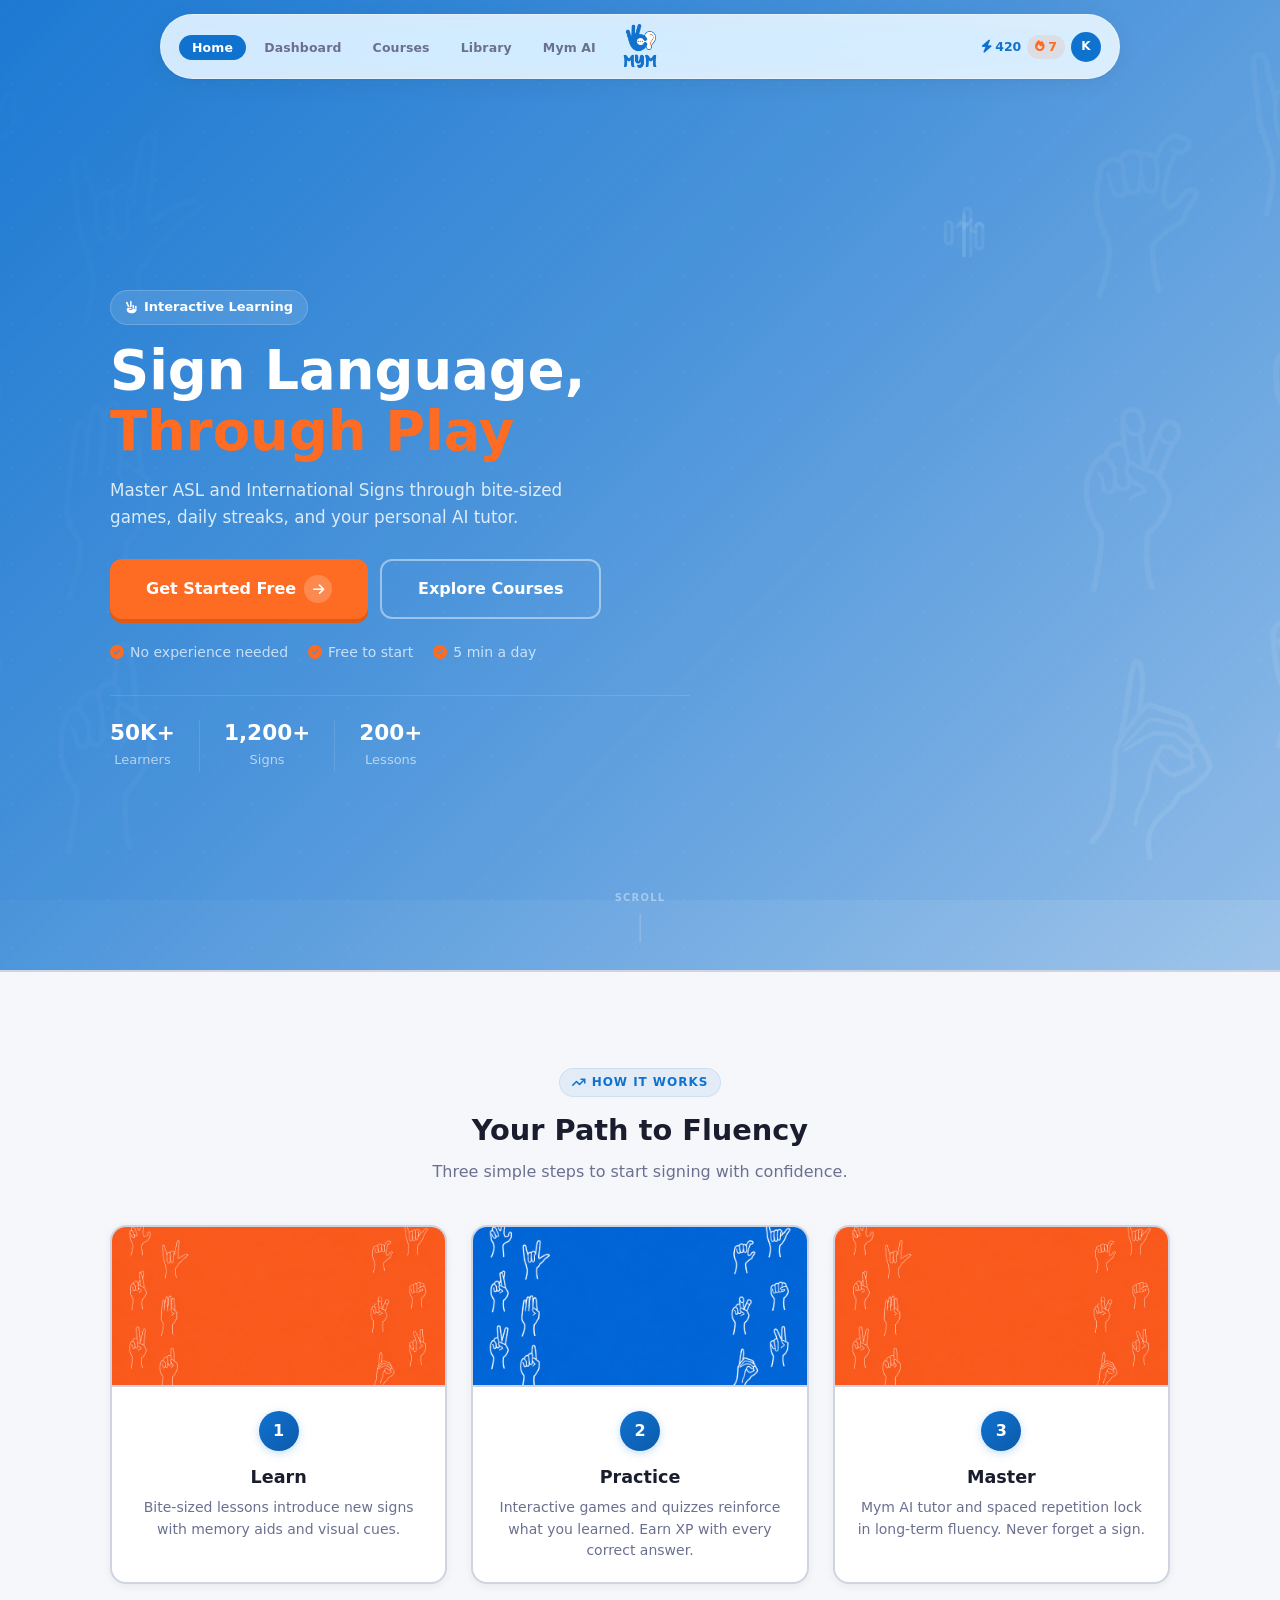
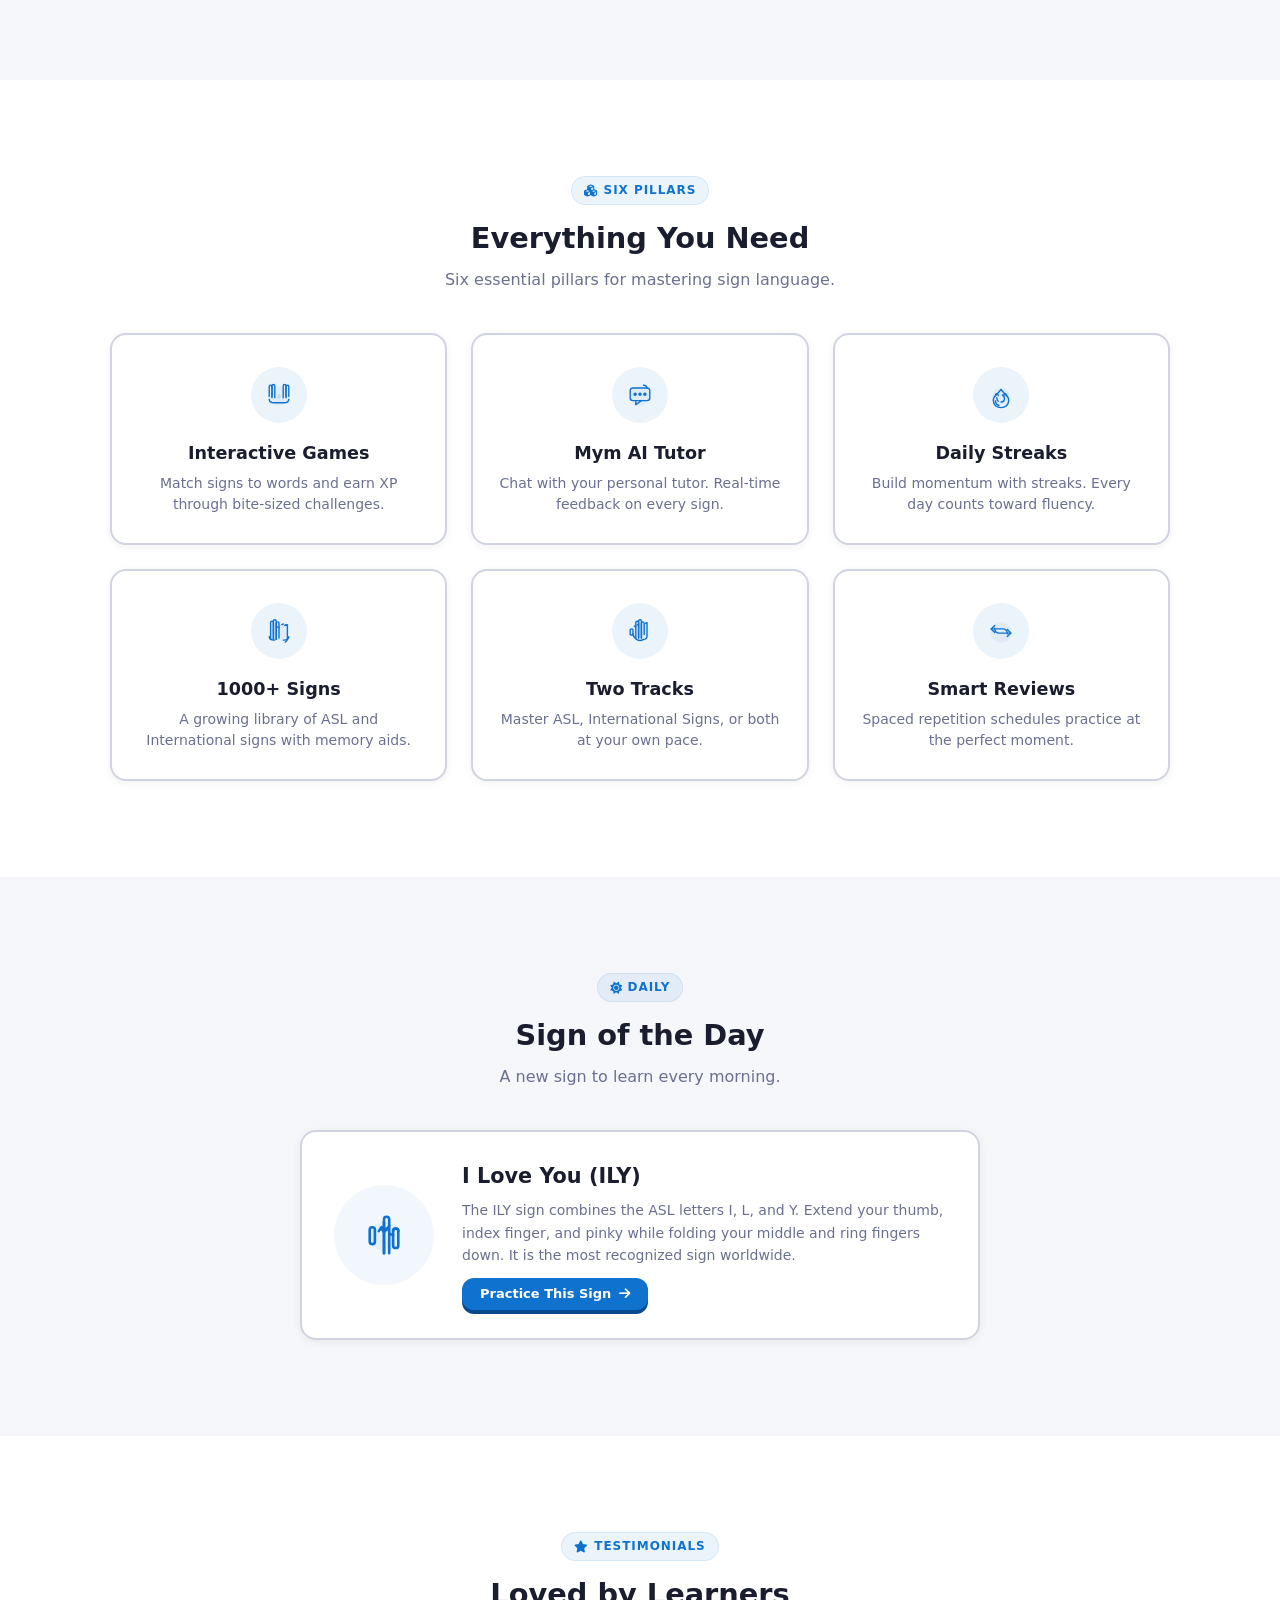
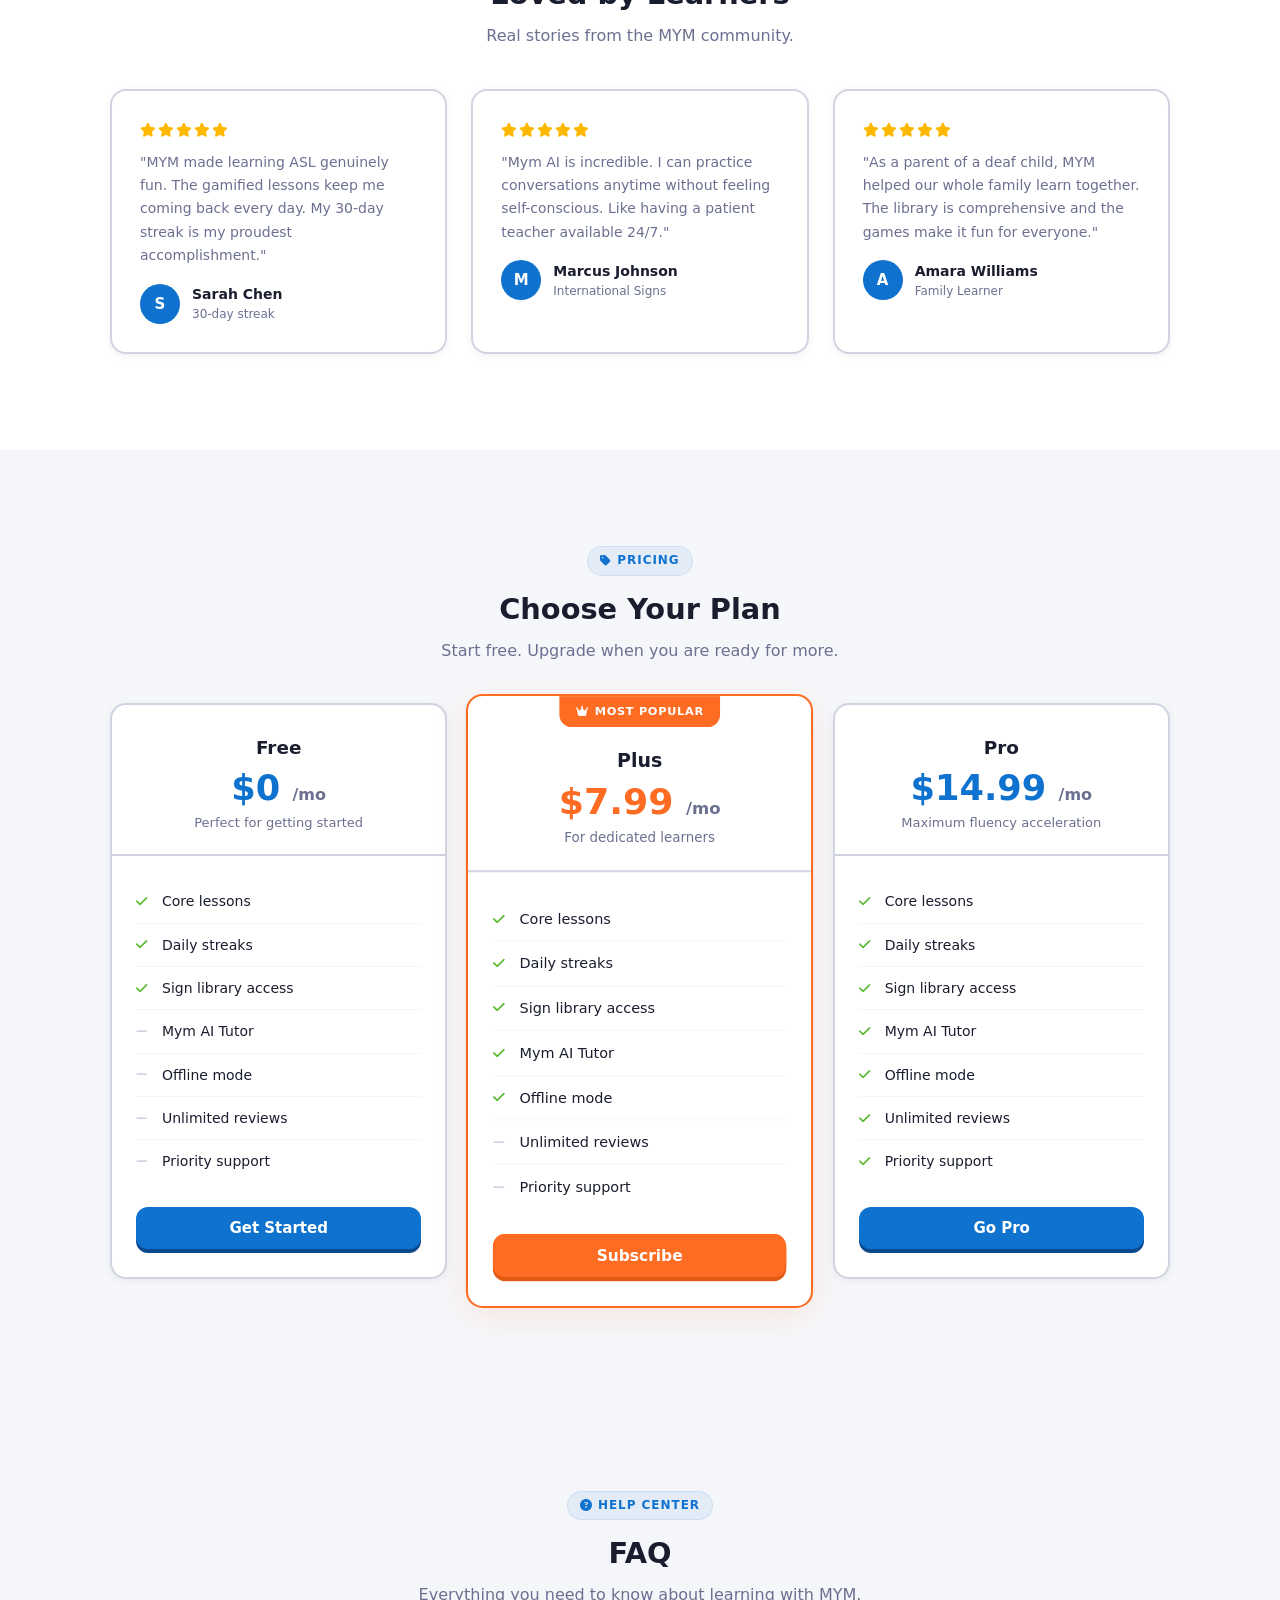
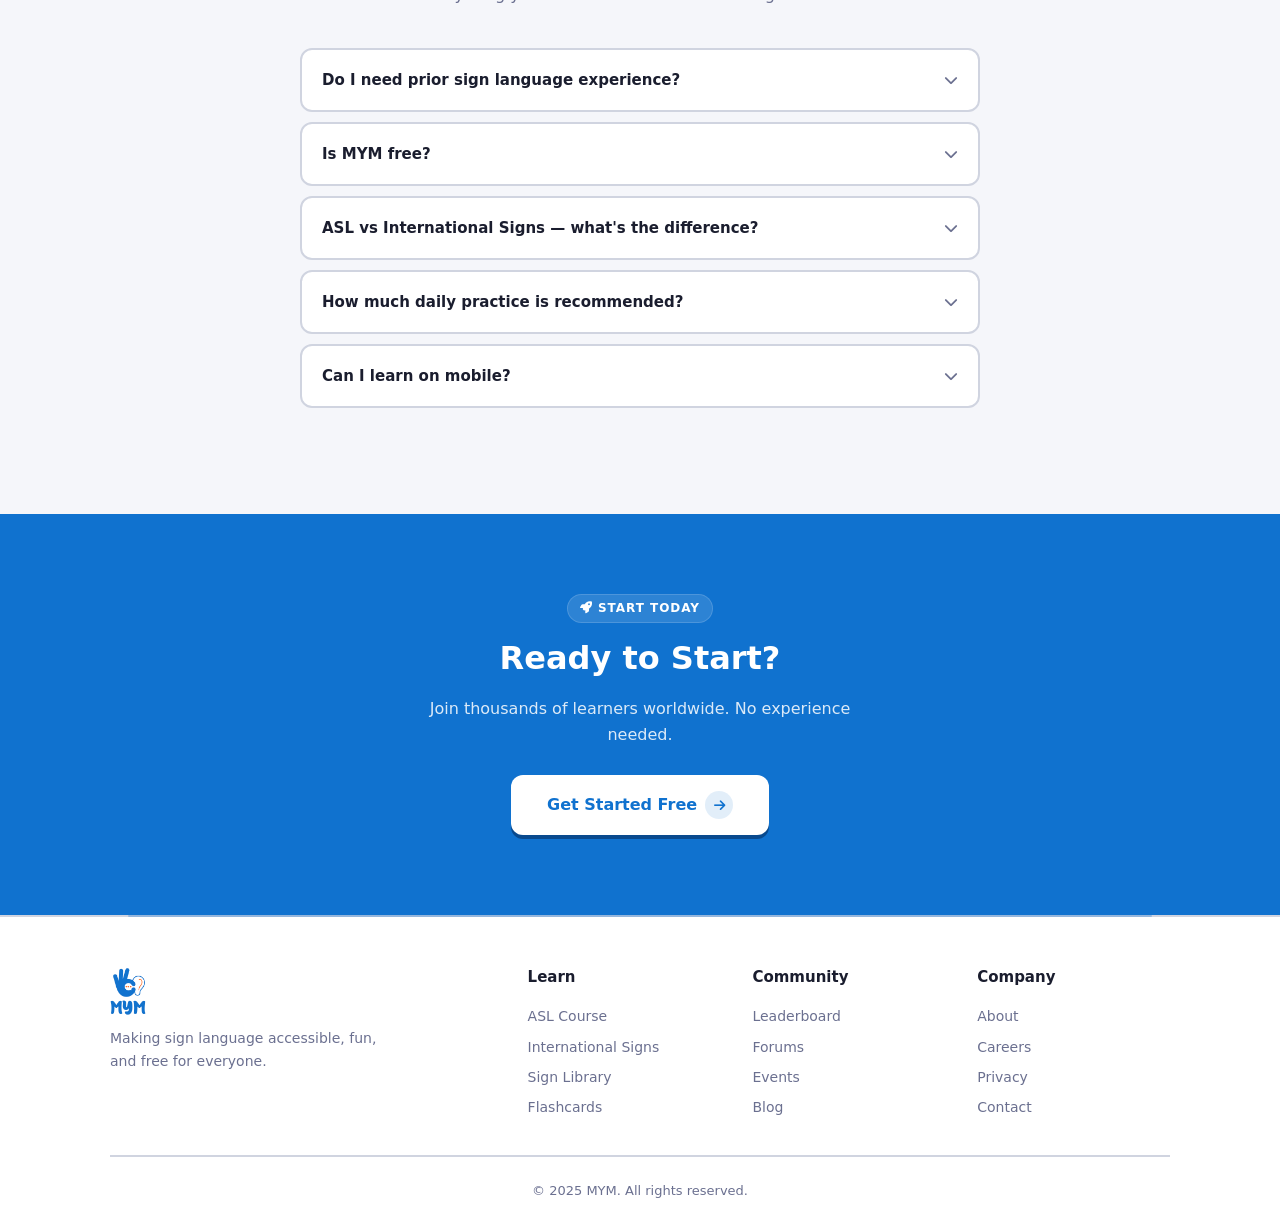
<file: index.html>
<!DOCTYPE html>
<html lang="en">
<head>
  <meta charset="UTF-8">
  <meta name="description" content="Learn sign language through interactive games, daily streaks, and AI tutoring. Master ASL and International Signs with MYM.">
  <meta name="viewport" content="width=device-width, initial-scale=1.0">
  <title>MYM &mdash; Learn Sign Language Through Play</title>
  <link rel="icon" href="assets/images/logo.png">
  <link rel="stylesheet" href="https://cdnjs.cloudflare.com/ajax/libs/font-awesome/6.5.1/css/all.min.css">
  <link rel="stylesheet" href="assets/css/style.css">
</head>
<body>

  <nav class="navbar">
    <div class="nav-links">
    <div>
    <div class="mobile-profile-header">
      <div class="nav-avatar">K</div>
      <div class="mobile-profile-info">
        <strong>Karim</strong>
        <span>Level 7 &middot; 1,240 XP</span>
      </div>
      <div class="mobile-quick-stats">
        <span class="mobile-streak"><i class="fa-solid fa-fire"></i> 7</span>
        <span class="mobile-xp"><i class="fa-solid fa-bolt"></i> 420</span>
      </div>
    </div>
    <hr class="mobile-menu-divider">
      <a href="index.html" class="active">Home</a>
      <a href="dashboard.html">Dashboard</a>
      <a href="courses.html">Courses</a>
      <a href="library.html">Library</a>
      <a href="mym.html">Mym AI</a>
    <hr class="mobile-menu-divider">
      <a href="auth.html" class="nav-logout"><i class="fas fa-sign-out-alt"></i> Sign Out</a>
    </div>
  </div>
    <a href="index.html" class="navbar-brand">
      <img src="assets/images/logo.png" alt="MYM">
    </a>
    <div class="nav-profile">
      <div class="nav-xp"><i class="fa-solid fa-bolt"></i><span>420</span></div>
      <div class="streak-badge"><i class="fa-solid fa-fire"></i> 7</div>
      <a href="profile.html"><div class="nav-avatar">K</div></a>
    </div>
    <div class="menu-toggle"><span></span><span></span><span></span></div>
  </nav>

  <section class="hero">
    <div class="hero-overlay"></div>
    <div class="hero-pattern"></div>
    <div class="hero-floating">
      <svg class="float-icon f-1"><use href="assets/images/icons.svg#icon-ily"/></svg>
      <svg class="float-icon f-2"><use href="assets/images/icons.svg#icon-hand-hello"/></svg>
      <svg class="float-icon f-3"><use href="assets/images/icons.svg#icon-hand-peace"/></svg>
      <svg class="float-icon f-4"><use href="assets/images/icons.svg#icon-hand-love"/></svg>
    </div>
    <div class="container">
      <div class="hero-content">
        <span class="hero-badge"><i class="fa-solid fa-hand-peace"></i> Interactive Learning</span>
        <h1>Sign Language,<br><span>Through Play</span></h1>
        <p class="hero-sub">Master ASL and International Signs through bite-sized games, daily streaks, and your personal AI tutor.</p>
        <div class="hero-actions">
          <a href="auth.html" class="btn btn-accent btn-lg">Get Started Free <span class="btn-icon-wrap"><i class="fa-solid fa-arrow-right"></i></span></a>
          <a href="courses.html" class="btn btn-outline btn-lg">Explore Courses</a>
        </div>
        <div class="hero-trust">
          <span><i class="fa-solid fa-check-circle"></i> No experience needed</span>
          <span><i class="fa-solid fa-check-circle"></i> Free to start</span>
          <span><i class="fa-solid fa-check-circle"></i> 5 min a day</span>
        </div>
        <div class="hero-stats">
          <div class="hero-stat">
            <strong>50K+</strong>
            <span>Learners</span>
          </div>
          <div class="hero-stat-divider"></div>
          <div class="hero-stat">
            <strong>1,200+</strong>
            <span>Signs</span>
          </div>
          <div class="hero-stat-divider"></div>
          <div class="hero-stat">
            <strong>200+</strong>
            <span>Lessons</span>
          </div>
        </div>
      </div>
    </div>
    <div class="scroll-indicator">
      <span>Scroll</span>
      <div class="scroll-line"></div>
    </div>
  </section>

  <section class="section">
    <div class="container">
      <div class="section-header">
        <span class="eyebrow"><i class="fa-solid fa-arrow-trend-up"></i> How It Works</span>
        <h2>Your Path to Fluency</h2>
        <p>Three simple steps to start signing with confidence.</p>
      </div>
      <div class="steps-grid">
        <div class="card step-card">
          <img class="step-img" src="assets/images/banner1.png" alt="Learn" loading="lazy">
          <div class="step-body">
            <div class="step-number">1</div>
            <h3>Learn</h3>
            <p>Bite-sized lessons introduce new signs with memory aids and visual cues.</p>
          </div>
        </div>
        <div class="card step-card">
          <img class="step-img" src="assets/images/banner2.png" alt="Practice" loading="lazy">
          <div class="step-body">
            <div class="step-number">2</div>
            <h3>Practice</h3>
            <p>Interactive games and quizzes reinforce what you learned. Earn XP with every correct answer.</p>
          </div>
        </div>
        <div class="card step-card">
          <img class="step-img" src="assets/images/banner1.png" alt="Master" loading="lazy">
          <div class="step-body">
            <div class="step-number">3</div>
            <h3>Master</h3>
            <p>Mym AI tutor and spaced repetition lock in long-term fluency. Never forget a sign.</p>
          </div>
        </div>
      </div>
    </div>
  </section>

  <section class="section" style="background:var(--bg-card);">
    <div class="container">
      <div class="section-header">
        <span class="eyebrow"><i class="fa-solid fa-cubes"></i> Six Pillars</span>
        <h2>Everything You Need</h2>
        <p>Six essential pillars for mastering sign language.</p>
      </div>
      <div class="features-grid">
        <div class="card feature-card">
          <div class="feature-icon"><svg><use href="assets/images/icons.svg#icon-hand-practice"/></svg></div>
          <h3>Interactive Games</h3>
          <p>Match signs to words and earn XP through bite-sized challenges.</p>
        </div>
        <div class="card feature-card">
          <div class="feature-icon"><svg><use href="assets/images/icons.svg#icon-hand-chat"/></svg></div>
          <h3>Mym AI Tutor</h3>
          <p>Chat with your personal tutor. Real-time feedback on every sign.</p>
        </div>
        <div class="card feature-card">
          <div class="feature-icon"><svg><use href="assets/images/icons.svg#icon-hand-streak"/></svg></div>
          <h3>Daily Streaks</h3>
          <p>Build momentum with streaks. Every day counts toward fluency.</p>
        </div>
        <div class="card feature-card">
          <div class="feature-icon"><svg><use href="assets/images/icons.svg#icon-dictionary"/></svg></div>
          <h3>1000+ Signs</h3>
          <p>A growing library of ASL and International signs with memory aids.</p>
        </div>
        <div class="card feature-card">
          <div class="feature-icon"><svg><use href="assets/images/icons.svg#icon-hand-book"/></svg></div>
          <h3>Two Tracks</h3>
          <p>Master ASL, International Signs, or both at your own pace.</p>
        </div>
        <div class="card feature-card">
          <div class="feature-icon"><svg><use href="assets/images/icons.svg#icon-hand-repeat"/></svg></div>
          <h3>Smart Reviews</h3>
          <p>Spaced repetition schedules practice at the perfect moment.</p>
        </div>
      </div>
    </div>
  </section>

  <section class="section">
    <div class="container">
      <div class="section-header">
        <span class="eyebrow"><i class="fa-solid fa-sun"></i> Daily</span>
        <h2>Sign of the Day</h2>
        <p>A new sign to learn every morning.</p>
      </div>
      <div class="card sign-day-card">
        <div class="sign-day-icon"><svg><use href="assets/images/icons.svg#icon-ily"/></svg></div>
        <div class="sign-day-info">
          <h3>I Love You (ILY)</h3>
          <p>The ILY sign combines the ASL letters I, L, and Y. Extend your thumb, index finger, and pinky while folding your middle and ring fingers down. It is the most recognized sign worldwide.</p>
          <a href="lesson.html" class="btn btn-sm btn-primary" style="margin-top:12px;">Practice This Sign <i class="fa-solid fa-arrow-right"></i></a>
        </div>
      </div>
    </div>
  </section>

  <section class="section" style="background:var(--bg-card);">
    <div class="container">
      <div class="section-header">
        <span class="eyebrow"><i class="fa-solid fa-star"></i> Testimonials</span>
        <h2>Loved by Learners</h2>
        <p>Real stories from the MYM community.</p>
      </div>
      <div class="testimonials-grid">
        <div class="card testimonial-card">
          <div class="testimonial-stars">
            <i class="fa-solid fa-star"></i><i class="fa-solid fa-star"></i><i class="fa-solid fa-star"></i><i class="fa-solid fa-star"></i><i class="fa-solid fa-star"></i>
          </div>
          <p class="testimonial-text">"MYM made learning ASL genuinely fun. The gamified lessons keep me coming back every day. My 30-day streak is my proudest accomplishment."</p>
          <div class="testimonial-author">
            <div class="testimonial-avatar">S</div>
            <div>
              <div class="testimonial-name">Sarah Chen</div>
              <div class="testimonial-title">30-day streak</div>
            </div>
          </div>
        </div>
        <div class="card testimonial-card">
          <div class="testimonial-stars">
            <i class="fa-solid fa-star"></i><i class="fa-solid fa-star"></i><i class="fa-solid fa-star"></i><i class="fa-solid fa-star"></i><i class="fa-solid fa-star"></i>
          </div>
          <p class="testimonial-text">"Mym AI is incredible. I can practice conversations anytime without feeling self-conscious. Like having a patient teacher available 24/7."</p>
          <div class="testimonial-author">
            <div class="testimonial-avatar">M</div>
            <div>
              <div class="testimonial-name">Marcus Johnson</div>
              <div class="testimonial-title">International Signs</div>
            </div>
          </div>
        </div>
        <div class="card testimonial-card">
          <div class="testimonial-stars">
            <i class="fa-solid fa-star"></i><i class="fa-solid fa-star"></i><i class="fa-solid fa-star"></i><i class="fa-solid fa-star"></i><i class="fa-solid fa-star"></i>
          </div>
          <p class="testimonial-text">"As a parent of a deaf child, MYM helped our whole family learn together. The library is comprehensive and the games make it fun for everyone."</p>
          <div class="testimonial-author">
            <div class="testimonial-avatar">A</div>
            <div>
              <div class="testimonial-name">Amara Williams</div>
              <div class="testimonial-title">Family Learner</div>
            </div>
          </div>
        </div>
      </div>
    </div>
  </section>

  <section class="section">
    <div class="container">
      <div class="section-header">
        <span class="eyebrow"><i class="fa-solid fa-tag"></i> Pricing</span>
        <h2>Choose Your Plan</h2>
        <p>Start free. Upgrade when you are ready for more.</p>
      </div>
      <div class="pricing-grid">
        <div class="card pricing-card">
          <div class="pricing-header">
            <div class="pricing-name">Free</div>
            <div class="pricing-price">$0 <span>/mo</span></div>
            <div class="pricing-desc">Perfect for getting started</div>
          </div>
          <ul class="pricing-features">
            <li><i class="fa-solid fa-check"></i> Core lessons</li>
            <li><i class="fa-solid fa-check"></i> Daily streaks</li>
            <li><i class="fa-solid fa-check"></i> Sign library access</li>
            <li><i class="fa-solid fa-minus"></i> Mym AI Tutor</li>
            <li><i class="fa-solid fa-minus"></i> Offline mode</li>
            <li><i class="fa-solid fa-minus"></i> Unlimited reviews</li>
            <li><i class="fa-solid fa-minus"></i> Priority support</li>
          </ul>
          <div class="pricing-footer">
            <a href="auth.html" class="btn btn-primary">Get Started</a>
          </div>
        </div>
        <div class="card pricing-card featured">
          <span class="pricing-badge"><i class="fa-solid fa-crown"></i> Most Popular</span>
          <div class="pricing-header">
            <div class="pricing-name">Plus</div>
            <div class="pricing-price">$7.99 <span>/mo</span></div>
            <div class="pricing-desc">For dedicated learners</div>
          </div>
          <ul class="pricing-features">
            <li><i class="fa-solid fa-check"></i> Core lessons</li>
            <li><i class="fa-solid fa-check"></i> Daily streaks</li>
            <li><i class="fa-solid fa-check"></i> Sign library access</li>
            <li><i class="fa-solid fa-check"></i> Mym AI Tutor</li>
            <li><i class="fa-solid fa-check"></i> Offline mode</li>
            <li><i class="fa-solid fa-minus"></i> Unlimited reviews</li>
            <li><i class="fa-solid fa-minus"></i> Priority support</li>
          </ul>
          <div class="pricing-footer">
            <a href="auth.html" class="btn btn-accent">Subscribe</a>
          </div>
        </div>
        <div class="card pricing-card">
          <div class="pricing-header">
            <div class="pricing-name">Pro</div>
            <div class="pricing-price">$14.99 <span>/mo</span></div>
            <div class="pricing-desc">Maximum fluency acceleration</div>
          </div>
          <ul class="pricing-features">
            <li><i class="fa-solid fa-check"></i> Core lessons</li>
            <li><i class="fa-solid fa-check"></i> Daily streaks</li>
            <li><i class="fa-solid fa-check"></i> Sign library access</li>
            <li><i class="fa-solid fa-check"></i> Mym AI Tutor</li>
            <li><i class="fa-solid fa-check"></i> Offline mode</li>
            <li><i class="fa-solid fa-check"></i> Unlimited reviews</li>
            <li><i class="fa-solid fa-check"></i> Priority support</li>
          </ul>
          <div class="pricing-footer">
            <a href="auth.html" class="btn btn-primary">Go Pro</a>
          </div>
        </div>
      </div>
    </div>
  </section>

  <section class="section" style="background:var(--bg);">
    <div class="container">
      <div class="section-header">
        <span class="eyebrow"><i class="fa-solid fa-circle-question"></i> Help Center</span>
        <h2>FAQ</h2>
        <p>Everything you need to know about learning with MYM.</p>
      </div>
      <div class="faq-list">
        <div class="faq-item">
          <div class="faq-question">Do I need prior sign language experience? <i class="fa-solid fa-chevron-down"></i></div>
          <div class="faq-answer">No. MYM is built for complete beginners. Start with the basics and progress naturally through gamified lessons.</div>
        </div>
        <div class="faq-item">
          <div class="faq-question">Is MYM free? <i class="fa-solid fa-chevron-down"></i></div>
          <div class="faq-answer">Yes. The free tier includes all core lessons and daily practice. Plus unlocks Mym AI conversations and offline mode.</div>
        </div>
        <div class="faq-item">
          <div class="faq-question">ASL vs International Signs — what's the difference? <i class="fa-solid fa-chevron-down"></i></div>
          <div class="faq-answer">ASL is a full language with its own grammar, used in the US and Canada. International Signs is a simplified system for global deaf events.</div>
        </div>
        <div class="faq-item">
          <div class="faq-question">How much daily practice is recommended? <i class="fa-solid fa-chevron-down"></i></div>
          <div class="faq-answer">5-10 minutes per day builds strong foundations. Our lessons are designed for consistency, not duration.</div>
        </div>
        <div class="faq-item">
          <div class="faq-question">Can I learn on mobile? <i class="fa-solid fa-chevron-down"></i></div>
          <div class="faq-answer">Yes. MYM works on any device. The mobile app offers offline learning and push reminders.</div>
        </div>
      </div>
    </div>
  </section>

  <section class="section" style="background:var(--blue);padding:80px 0;">
    <div class="container" style="text-align:center;">
      <span class="eyebrow" style="background:rgba(255,255,255,.12);color:#fff;border-color:rgba(255,255,255,.15);"><i class="fa-solid fa-rocket"></i> Start Today</span>
      <h2 style="font-family:var(--font-display);font-size:2rem;font-weight:800;color:#fff;margin-bottom:12px;">Ready to Start?</h2>
      <p style="color:rgba(255,255,255,.85);font-size:1rem;max-width:480px;margin:0 auto 28px;">Join thousands of learners worldwide. No experience needed.</p>
      <a href="auth.html" class="btn btn-lg" style="background:#fff;color:var(--blue);">Get Started Free <span class="btn-icon-wrap" style="background:rgba(16,114,207,.12);color:var(--blue);"><i class="fa-solid fa-arrow-right"></i></span></a>
    </div>
  </section>

  <footer class="footer">
    <div class="container">
      <div class="footer-grid">
        <div class="footer-brand">
          <img src="assets/images/logo.png" alt="MYM">
          <p>Making sign language accessible, fun, and free for everyone.</p>
        </div>
        <div class="footer-col">
          <h4>Learn</h4>
          <a href="courses.html">ASL Course</a>
          <a href="courses.html">International Signs</a>
          <a href="library.html">Sign Library</a>
          <a href="review.html">Flashcards</a>
        </div>
        <div class="footer-col">
          <h4>Community</h4>
          <a href="#">Leaderboard</a>
          <a href="#">Forums</a>
          <a href="#">Events</a>
          <a href="#">Blog</a>
        </div>
        <div class="footer-col">
          <h4>Company</h4>
          <a href="#">About</a>
          <a href="#">Careers</a>
          <a href="#">Privacy</a>
          <a href="#">Contact</a>
        </div>
      </div>
      <div class="footer-bottom">&copy; 2025 MYM. All rights reserved.</div>
    </div>
  </footer>

  <script src="https://code.jquery.com/jquery-3.7.1.min.js"></script>
  <script src="assets/js/main.js"></script>
</body>
</html>
</file>
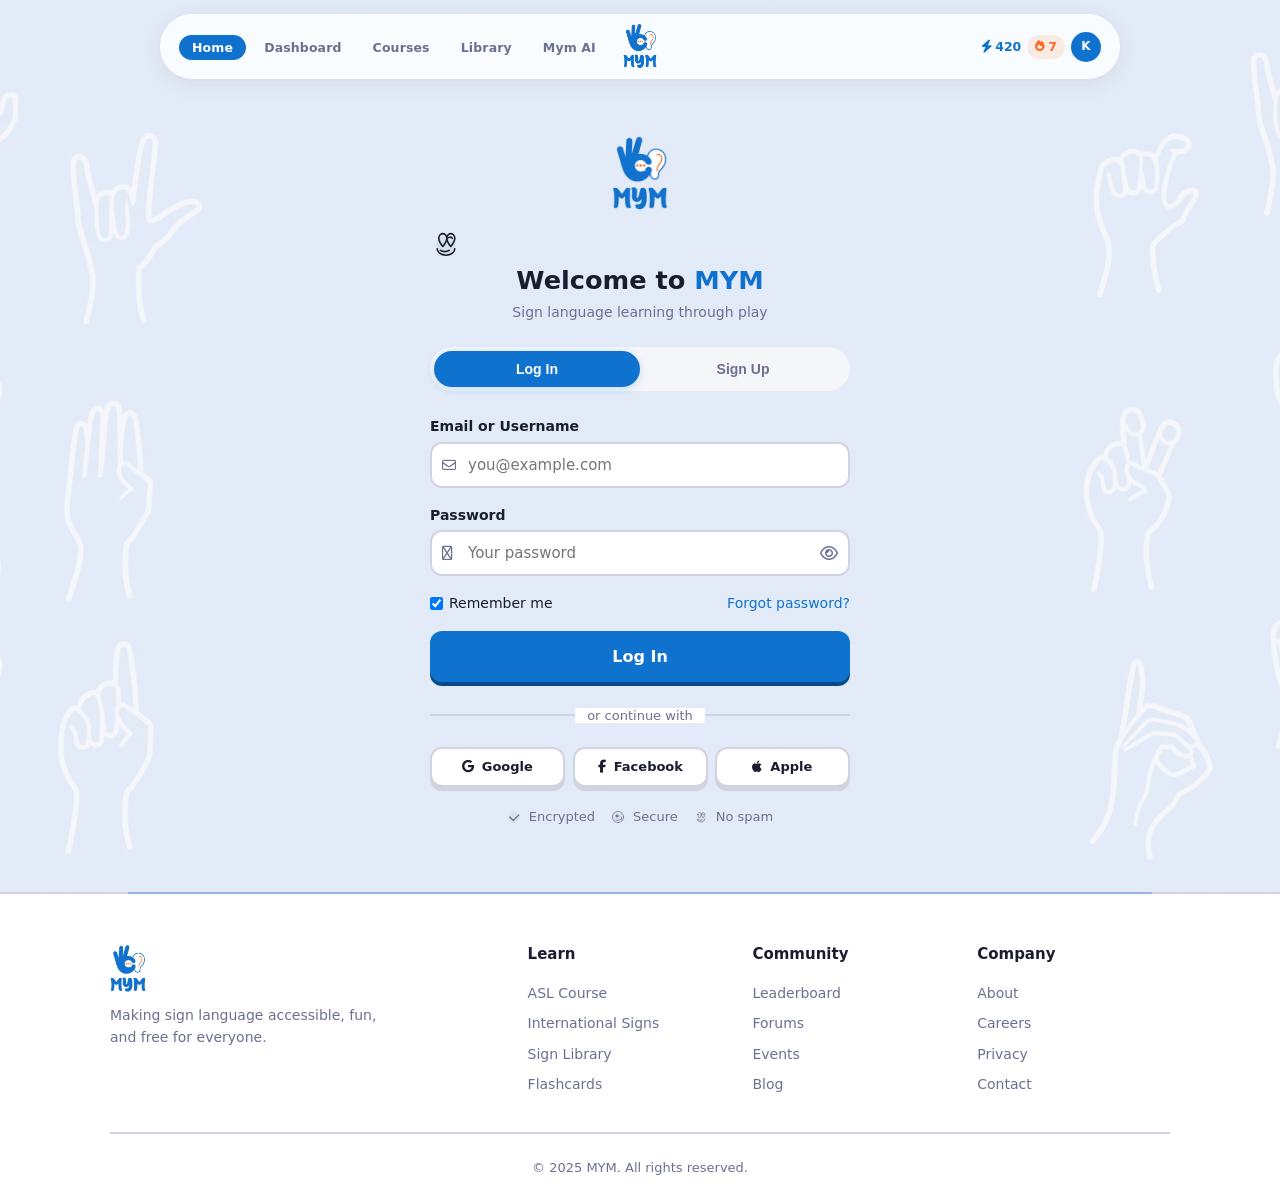
<file: auth.html>
<!DOCTYPE html>
<html lang="en">
<head>
  <meta charset="UTF-8">
  <meta name="description" content="Sign up or log in to MYM and start learning sign language through play. Free to start.">
  <meta name="viewport" content="width=device-width, initial-scale=1.0">
  <title>Sign Up / Log In &mdash; MYM</title>
  <link rel="icon" href="assets/images/logo.png">
  <link rel="stylesheet" href="https://cdnjs.cloudflare.com/ajax/libs/font-awesome/6.5.1/css/all.min.css">
  <link rel="stylesheet" href="assets/css/style.css">
</head>
<body>

    <nav class="navbar">
    <div class="nav-links">
    <div>
      <a href="index.html" class="active">Home</a>
      <a href="dashboard.html">Dashboard</a>
      <a href="courses.html">Courses</a>
      <a href="library.html">Library</a>
      <a href="mym.html">Mym AI</a>
    </div>
  </div>
    <a href="index.html" class="navbar-brand">
      <img src="assets/images/logo.png" alt="MYM">
    </a>
    <div class="nav-profile">
      <div class="nav-xp"><i class="fa-solid fa-bolt"></i><span>420</span></div>
      <div class="streak-badge"><i class="fa-solid fa-fire"></i> 7</div>
      <a href="profile.html"><div class="nav-avatar">K</div></a>
    </div>
    <div class="menu-toggle"><span></span><span></span><span></span></div>
  </nav>

<main class="auth-page">
    <div class="auth-container">
      <div class="auth-header">
        <img src="assets/images/logo.png" alt="MYM">
        <svg class="auth-hand-icon" width="32" height="32"><use href="assets/images/icons.svg#icon-hand-heart"/></svg>
        <h2>Welcome to <span style="color:var(--blue);">MYM</span></h2>
        <p>Sign language learning through play</p>
      </div>

      <div class="auth-tabs">
        <button class="auth-tab active" data-tab="login">Log In</button>
        <button class="auth-tab" data-tab="signup">Sign Up</button>
      </div>

      <div class="auth-forms">
        <form class="auth-form active" id="loginForm">
          <div class="field">
            <label>Email or Username</label>
            <div class="input-icon">
              <i class="fa-regular fa-envelope"></i>
              <input type="email" placeholder="you@example.com" required>  </div>
  </div>
          <div class="field">
            <label>Password</label>
            <div class="input-icon">
              <i class="fa-regular fa-lock"></i>
              <input type="password" placeholder="Your password" required>
              <i class="fa-regular fa-eye toggle-pw"></i>
            </div>
          </div>
          <div class="field-row">
            <label class="checkbox-label"><input type="checkbox" checked> Remember me</label>
            <a href="#" class="forgot-link">Forgot password?</a>
          </div>
          <button class="btn btn-primary btn-lg btn-full" type="submit">Log In</button>
        </form>

        <form class="auth-form" id="signupForm">
          <div class="field">
            <label>Display Name</label>
            <div class="input-icon">
              <i class="fa-regular fa-user"></i>
              <input type="text" placeholder="Your name" required>
            </div>
          </div>
          <div class="field">
            <label>Email</label>
            <div class="input-icon">
              <i class="fa-regular fa-envelope"></i>
              <input type="email" placeholder="you@example.com" required>
            </div>
          </div>
          <div class="field">
            <label>Password</label>
            <div class="input-icon">
              <i class="fa-regular fa-lock"></i>
              <input type="password" placeholder="Min 8 characters" required>
              <i class="fa-regular fa-eye toggle-pw"></i>
            </div>
            <div class="pw-strength"><span></span><span></span><span></span></div>
          </div>
          <button class="btn btn-primary btn-lg btn-full" type="submit">Create Account</button>
        </form>
      </div>

      <div class="auth-divider"><span>or continue with</span></div>

      <div class="auth-social">
        <button class="btn btn-outline social-btn">
          <i class="fa-brands fa-google"></i> Google
        </button>
        <button class="btn btn-outline social-btn">
          <i class="fa-brands fa-facebook-f"></i> Facebook
        </button>
        <button class="btn btn-outline social-btn">
          <i class="fa-brands fa-apple"></i> Apple
        </button>
      </div>

      <div class="auth-trust">
        <span><svg width="14" height="14"><use href="assets/images/icons.svg#icon-check"/></svg> Encrypted</span>
        <span><svg width="14" height="14"><use href="assets/images/icons.svg#icon-ok"/></svg> Secure</span>
        <span><svg width="14" height="14"><use href="assets/images/icons.svg#icon-hand-heart"/></svg> No spam</span>
      </div>
    </div>
  </main>

    <footer class="footer">
    <div class="container">
      <div class="footer-grid">
        <div class="footer-brand">
          <img src="assets/images/logo.png" alt="MYM">
          <p>Making sign language accessible, fun, and free for everyone.</p>
        </div>
        <div class="footer-col">
          <h4>Learn</h4>
          <a href="courses.html">ASL Course</a>
          <a href="courses.html">International Signs</a>
          <a href="library.html">Sign Library</a>
          <a href="review.html">Flashcards</a>
        </div>
        <div class="footer-col">
          <h4>Community</h4>
          <a href="#">Leaderboard</a>
          <a href="#">Forums</a>
          <a href="#">Events</a>
          <a href="#">Blog</a>
        </div>
        <div class="footer-col">
          <h4>Company</h4>
          <a href="#">About</a>
          <a href="#">Careers</a>
          <a href="#">Privacy</a>
          <a href="#">Contact</a>
        </div>
      </div>
      <div class="footer-bottom">&copy; 2025 MYM. All rights reserved.</div>
    </div>
  </footer>

  <script src="https://code.jquery.com/jquery-3.7.1.min.js"></script>
  <script src="assets/js/main.js"></script>
</body>
</html>
</file>
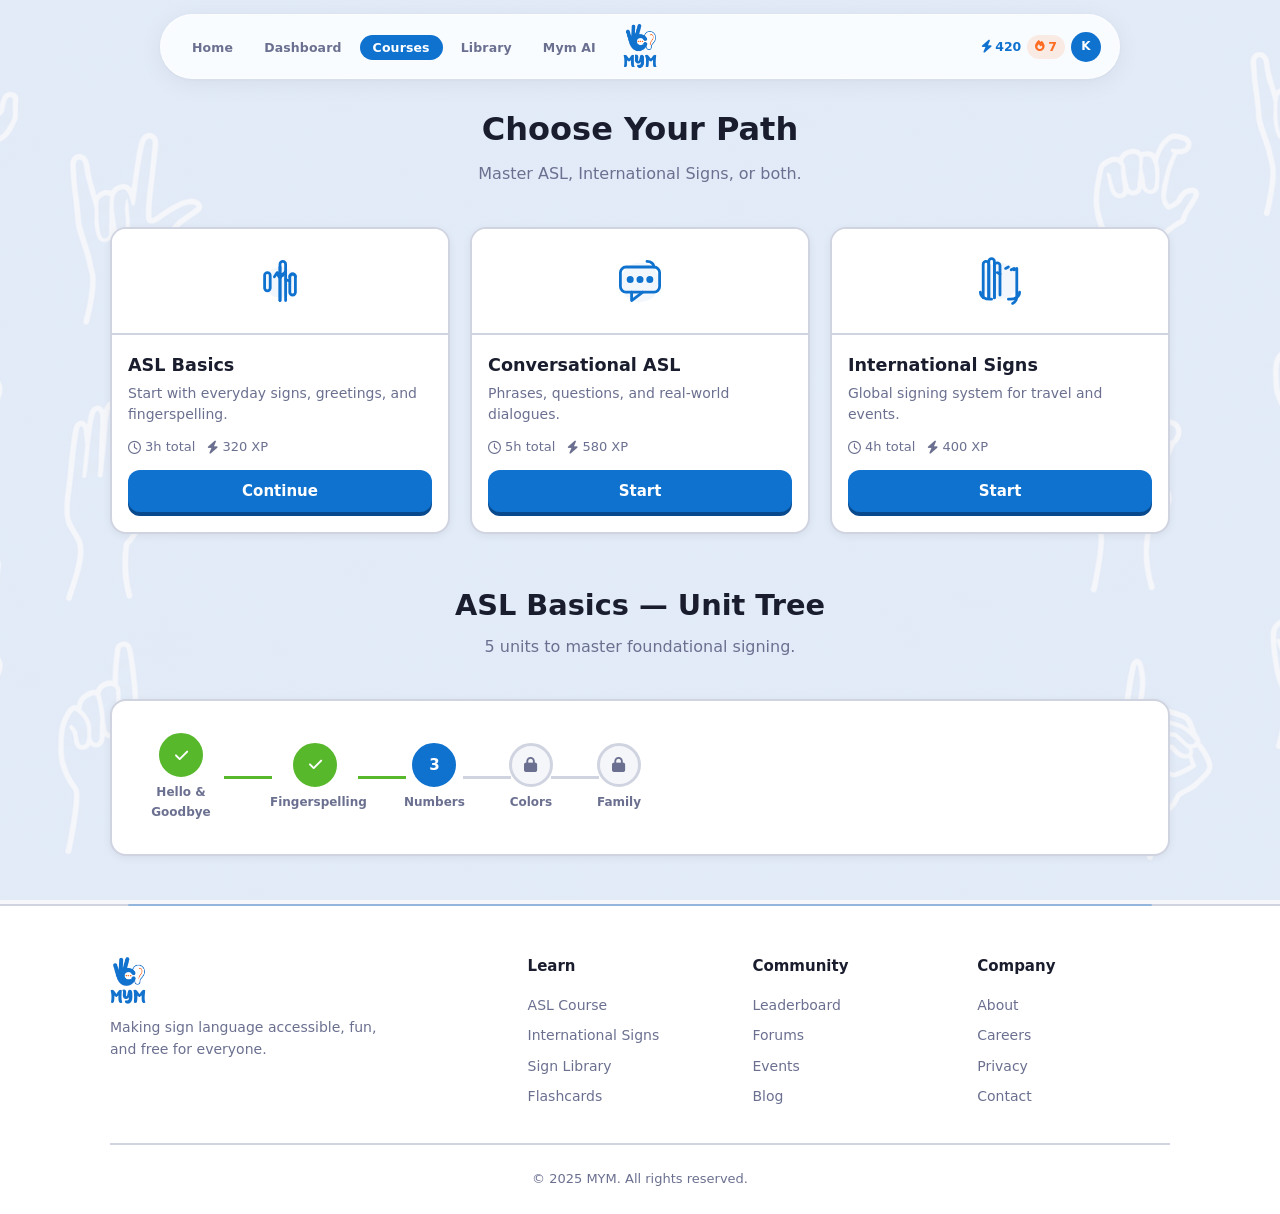
<file: courses.html>
<!DOCTYPE html>
<html lang="en">
<head>
  <meta charset="UTF-8">
  <meta name="description" content="Choose your sign language path with MYM. ASL Basics, Conversational ASL, and International Signs courses.">
  <meta name="viewport" content="width=device-width, initial-scale=1.0">
  <title>Courses &mdash; MYM</title>
  <link rel="icon" href="assets/images/logo.png">
  <link rel="stylesheet" href="https://cdnjs.cloudflare.com/ajax/libs/font-awesome/6.5.1/css/all.min.css">
  <link rel="stylesheet" href="assets/css/style.css">
</head>
<body>

    <nav class="navbar">
    <div class="nav-links">
    <div>
    <div class="mobile-profile-header">
      <div class="nav-avatar">K</div>
      <div class="mobile-profile-info">
        <strong>Karim</strong>
        <span>Level 7 &middot; 1,240 XP</span>
      </div>
    </div>
    <hr class="mobile-menu-divider">
      <a href="index.html">Home</a>
      <a href="dashboard.html">Dashboard</a>
      <a href="courses.html" class="active">Courses</a>
      <a href="library.html">Library</a>
      <a href="mym.html">Mym AI</a>
    <hr class="mobile-menu-divider">
      <a href="auth.html" class="nav-logout"><i class="fas fa-sign-out-alt"></i> Sign Out</a>
    </div>
  </div>
    <a href="index.html" class="navbar-brand">
      <img src="assets/images/logo.png" alt="MYM">
    </a>
    <div class="nav-profile">
      <div class="nav-xp"><i class="fa-solid fa-bolt"></i><span>420</span></div>
      <div class="streak-badge"><i class="fa-solid fa-fire"></i> 7</div>
      <a href="profile.html"><div class="nav-avatar">K</div></a>
    </div>
    <div class="menu-toggle"><span></span><span></span><span></span></div>
  </nav>

<main class="courses-page">
    <div class="container">
      <div class="section-header" style="text-align:center;padding-top:32px;">
        <h1>Choose Your Path</h1>
        <p>Master ASL, International Signs, or both.</p>
      </div>

      <div class="course-grid">
        <div class="card course-card">
          <div class="course-card-img" style="background:#fff;text-align:center;">
            <svg><use href="assets/images/icons.svg#icon-ily"/></svg>
          </div>
          <div class="course-card-body">
            <h3>ASL Basics</h3>
            <p>Start with everyday signs, greetings, and fingerspelling.</p>
            <div class="course-meta">
              <span><i class="fa-regular fa-clock"></i> 3h total</span>
              <span><i class="fa-solid fa-bolt"></i> 320 XP</span>
            </div>
            <a href="lesson.html" class="btn btn-primary btn-full">Continue</a>
          </div>
        </div>

        <div class="card course-card">
          <div class="course-card-img" style="background:#fff;text-align:center;">
            <svg><use href="assets/images/icons.svg#icon-hand-chat"/></svg>
          </div>
          <div class="course-card-body">
            <h3>Conversational ASL</h3>
            <p>Phrases, questions, and real-world dialogues.</p>
            <div class="course-meta">
              <span><i class="fa-regular fa-clock"></i> 5h total</span>
              <span><i class="fa-solid fa-bolt"></i> 580 XP</span>
            </div>
            <a href="lesson.html" class="btn btn-primary btn-full">Start</a>
          </div>
        </div>

        <div class="card course-card">
          <div class="course-card-img" style="background:#fff;text-align:center;">
            <svg><use href="assets/images/icons.svg#icon-dictionary"/></svg>
          </div>
          <div class="course-card-body">
            <h3>International Signs</h3>
            <p>Global signing system for travel and events.</p>
            <div class="course-meta">
              <span><i class="fa-regular fa-clock"></i> 4h total</span>
              <span><i class="fa-solid fa-bolt"></i> 400 XP</span>
            </div>
            <a href="lesson.html" class="btn btn-primary btn-full">Start</a>
          </div>
        </div>
      </div>

      <div class="section-header" style="margin-top:48px;">
        <h2>ASL Basics — Unit Tree</h2>
        <p>5 units to master foundational signing.</p>
      </div>

      <div class="card" style="padding:24px;">
        <div class="course-tree" style="padding:8px 0;">
          <div class="tree-node completed" data-unit="1">
            <span><i class="fa-solid fa-check"></i></span>
            <div class="tree-node-label">Hello & Goodbye</div>
          </div>
          <div class="tree-line completed"></div>
          <div class="tree-node completed" data-unit="2">
            <span><i class="fa-solid fa-check"></i></span>
            <div class="tree-node-label">Fingerspelling</div>
          </div>
          <div class="tree-line completed"></div>
          <div class="tree-node active" data-unit="3">
            <span>3</span>
            <div class="tree-node-label">Numbers</div>
          </div>
          <div class="tree-line"></div>
          <div class="tree-node locked" data-unit="4">
            <span><i class="fa-solid fa-lock"></i></span>
            <div class="tree-node-label">Colors</div>
          </div>
          <div class="tree-line"></div>
          <div class="tree-node locked" data-unit="5">
            <span><i class="fa-solid fa-lock"></i></span>
            <div class="tree-node-label">Family</div>
          </div>
        </div>
      </div>
    </div>
  </main>

    <footer class="footer">
    <div class="container">
      <div class="footer-grid">
        <div class="footer-brand">
          <img src="assets/images/logo.png" alt="MYM">
          <p>Making sign language accessible, fun, and free for everyone.</p>
        </div>
        <div class="footer-col">
          <h4>Learn</h4>
          <a href="courses.html">ASL Course</a>
          <a href="courses.html">International Signs</a>
          <a href="library.html">Sign Library</a>
          <a href="review.html">Flashcards</a>
        </div>
        <div class="footer-col">
          <h4>Community</h4>
          <a href="#">Leaderboard</a>
          <a href="#">Forums</a>
          <a href="#">Events</a>
          <a href="#">Blog</a>
        </div>
        <div class="footer-col">
          <h4>Company</h4>
          <a href="#">About</a>
          <a href="#">Careers</a>
          <a href="#">Privacy</a>
          <a href="#">Contact</a>
        </div>
      </div>
      <div class="footer-bottom">&copy; 2025 MYM. All rights reserved.</div>
    </div>
  </footer>

  <script src="https://code.jquery.com/jquery-3.7.1.min.js"></script>
  <script src="assets/js/main.js"></script>
</body>
</html>
</file>
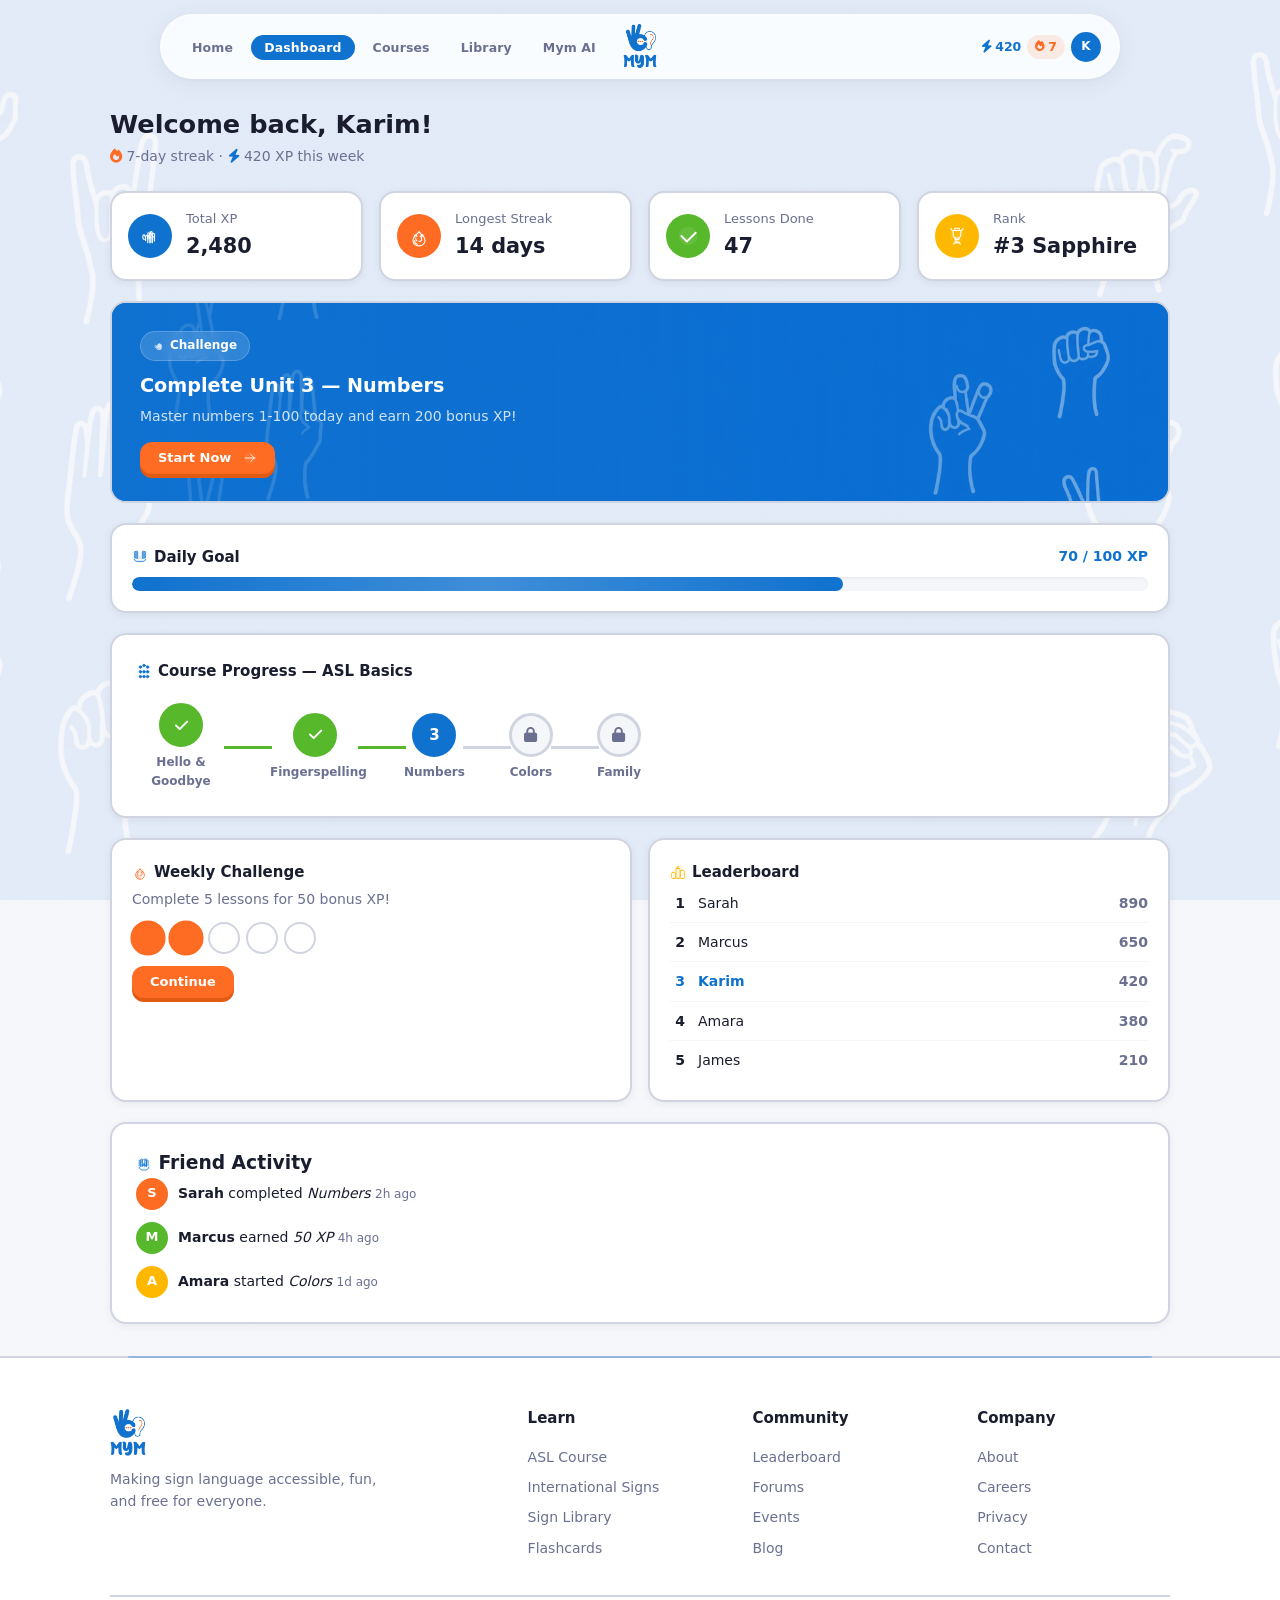
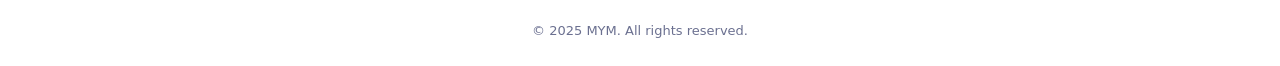
<file: dashboard.html>
<!DOCTYPE html>
<html lang="en">
<head>
  <meta charset="UTF-8">
  <meta name="description" content="Track your MYM learning progress, daily streaks, XP, leaderboard rankings, and weekly challenges.">
  <meta name="viewport" content="width=device-width, initial-scale=1.0">
  <title>Dashboard &mdash; MYM</title>
  <link rel="icon" href="assets/images/logo.png">
  <link rel="stylesheet" href="https://cdnjs.cloudflare.com/ajax/libs/font-awesome/6.5.1/css/all.min.css">
  <link rel="stylesheet" href="assets/css/style.css">
</head>
<body>

    <nav class="navbar">
    <div class="nav-links">
    <div>
    <div class="mobile-profile-header">
      <div class="nav-avatar">K</div>
      <div class="mobile-profile-info">
        <strong>Karim</strong>
        <span>Level 7 &middot; 1,240 XP</span>
      </div>
    </div>
    <hr class="mobile-menu-divider">
      <a href="index.html">Home</a>
      <a href="dashboard.html" class="active">Dashboard</a>
      <a href="courses.html">Courses</a>
      <a href="library.html">Library</a>
      <a href="mym.html">Mym AI</a>
    <hr class="mobile-menu-divider">
      <a href="auth.html" class="nav-logout"><i class="fas fa-sign-out-alt"></i> Sign Out</a>
    </div>
  </div>
    <a href="index.html" class="navbar-brand">
      <img src="assets/images/logo.png" alt="MYM">
    </a>
    <div class="nav-profile">
      <div class="nav-xp"><i class="fa-solid fa-bolt"></i><span>420</span></div>
      <div class="streak-badge"><i class="fa-solid fa-fire"></i> 7</div>
      <a href="profile.html"><div class="nav-avatar">K</div></a>
    </div>
    <div class="menu-toggle"><span></span><span></span><span></span></div>
  </nav>

<main class="dashboard-page">
    <div class="container">
      <div class="dashboard-header">
        <h1>Welcome back, Karim!</h1>
        <p><i class="fa-solid fa-fire" style="color:var(--orange);"></i> 7-day streak · <i class="fa-solid fa-bolt" style="color:var(--blue);"></i> 420 XP this week</p>
      </div>

      <div class="stats-grid">
        <div class="card stat-card">
          <div class="stat-icon" style="background:var(--blue);"><svg width="22" height="22"><use href="assets/images/icons.svg#icon-hand-star"/></svg></div>
          <div class="stat-info">
            <span>Total XP</span>
            <strong>2,480</strong>
      </div>
  </div>
        <div class="card stat-card">
          <div class="stat-icon" style="background:var(--orange);"><svg width="22" height="22"><use href="assets/images/icons.svg#icon-hand-streak"/></svg></div>
          <div class="stat-info">
            <span>Longest Streak</span>
            <strong>14 days</strong>
          </div>
        </div>
        <div class="card stat-card">
          <div class="stat-icon" style="background:var(--green);"><svg width="22" height="22"><use href="assets/images/icons.svg#icon-check"/></svg></div>
          <div class="stat-info">
            <span>Lessons Done</span>
            <strong>47</strong>
          </div>
        </div>
        <div class="card stat-card">
          <div class="stat-icon" style="background:var(--gold);"><svg width="22" height="22"><use href="assets/images/icons.svg#icon-hand-trophy"/></svg></div>
          <div class="stat-info">
            <span>Rank</span>
            <strong>#3 Sapphire</strong>
          </div>
        </div>
      </div>

      <div class="dash-banner" style="background-image:url(assets/images/banner2.png);">
        <div class="dash-banner-overlay"></div>
        <div class="dash-banner-content">
          <span class="dash-banner-badge"><svg width="12" height="12" style="display:inline;vertical-align:-1px;"><use href="assets/images/icons.svg#icon-hand-star"/></svg> Challenge</span>
          <h3>Complete Unit 3 — Numbers</h3>
          <p>Master numbers 1-100 today and earn 200 bonus XP!</p>
          <a href="lesson.html" class="btn btn-sm btn-accent">Start Now <svg width="14" height="14" style="display:inline;vertical-align:-2px;margin-left:4px;"><use href="assets/images/icons.svg#icon-arrow"/></svg></a>
        </div>
      </div>

      <div class="card daily-goal">
        <div class="goal-header">
          <h3><svg width="16" height="16" style="display:inline;vertical-align:-3px;color:var(--blue);"><use href="assets/images/icons.svg#icon-hand-practice"/></svg> Daily Goal</h3>
          <span>70 / 100 XP</span>
        </div>
        <div class="progress-bar"><div class="progress-fill" style="width:70%;"></div></div>
      </div>

      <div class="card course-tree-card">
        <h3><svg width="16" height="16" style="display:inline;vertical-align:-3px;color:var(--blue);"><use href="assets/images/icons.svg#icon-numbers"/></svg> Course Progress — ASL Basics</h3>
        <div class="course-tree">
          <div class="tree-node completed" data-unit="1">
            <span><i class="fa-solid fa-check"></i></span>
            <div class="tree-node-label">Hello & Goodbye</div>
          </div>
          <div class="tree-line completed"></div>
          <div class="tree-node completed" data-unit="2">
            <span><i class="fa-solid fa-check"></i></span>
            <div class="tree-node-label">Fingerspelling</div>
          </div>
          <div class="tree-line completed"></div>
          <div class="tree-node active" data-unit="3">
            <span>3</span>
            <div class="tree-node-label">Numbers</div>
          </div>
          <div class="tree-line"></div>
          <div class="tree-node locked" data-unit="4">
            <span><i class="fa-solid fa-lock"></i></span>
            <div class="tree-node-label">Colors</div>
          </div>
          <div class="tree-line"></div>
          <div class="tree-node locked" data-unit="5">
            <span><i class="fa-solid fa-lock"></i></span>
            <div class="tree-node-label">Family</div>
          </div>
        </div>
      </div>

      <div class="dash-row">
        <div class="card challenge-card">
          <h3><svg width="16" height="16" style="display:inline;vertical-align:-3px;color:var(--orange);"><use href="assets/images/icons.svg#icon-hand-streak"/></svg> Weekly Challenge</h3>
          <p>Complete 5 lessons for 50 bonus XP!</p>
          <div class="challenge-dots">
            <span class="dot filled"></span>
            <span class="dot filled"></span>
            <span class="dot"></span>
            <span class="dot"></span>
            <span class="dot"></span>
          </div>
          <a href="lesson.html" class="btn btn-sm btn-accent">Continue</a>
        </div>

        <div class="card leaderboard-card">
          <h3><svg width="16" height="16" style="display:inline;vertical-align:-3px;color:var(--gold);"><use href="assets/images/icons.svg#icon-leaderboard"/></svg> Leaderboard</h3>
          <div class="lb-entry"><span class="lb-rank">1</span><span class="lb-name">Sarah</span><span class="lb-xp">890</span></div>
          <div class="lb-entry"><span class="lb-rank">2</span><span class="lb-name">Marcus</span><span class="lb-xp">650</span></div>
          <div class="lb-entry current"><span class="lb-rank">3</span><span class="lb-name">Karim</span><span class="lb-xp">420</span></div>
          <div class="lb-entry"><span class="lb-rank">4</span><span class="lb-name">Amara</span><span class="lb-xp">380</span></div>
          <div class="lb-entry"><span class="lb-rank">5</span><span class="lb-name">James</span><span class="lb-xp">210</span></div>
        </div>
      </div>

      <div class="card" style="padding:24px;">
        <h3><svg width="16" height="16" style="display:inline;vertical-align:-3px;color:var(--blue);"><use href="assets/images/icons.svg#icon-hands-talk"/></svg> Friend Activity</h3>
        <div class="friend-activity">
          <div class="friend-entry">
            <div class="friend-avatar" style="background:var(--orange);">S</div>
            <span><strong>Sarah</strong> completed <em>Numbers</em> <span class="friend-time">2h ago</span></span>
          </div>
          <div class="friend-entry">
            <div class="friend-avatar" style="background:var(--green);">M</div>
            <span><strong>Marcus</strong> earned <em>50 XP</em> <span class="friend-time">4h ago</span></span>
          </div>
          <div class="friend-entry">
            <div class="friend-avatar" style="background:var(--gold);">A</div>
            <span><strong>Amara</strong> started <em>Colors</em> <span class="friend-time">1d ago</span></span>
          </div>
        </div>
      </div>
    </div>
  </main>

    <footer class="footer">
    <div class="container">
      <div class="footer-grid">
        <div class="footer-brand">
          <img src="assets/images/logo.png" alt="MYM">
          <p>Making sign language accessible, fun, and free for everyone.</p>
        </div>
        <div class="footer-col">
          <h4>Learn</h4>
          <a href="courses.html">ASL Course</a>
          <a href="courses.html">International Signs</a>
          <a href="library.html">Sign Library</a>
          <a href="review.html">Flashcards</a>
        </div>
        <div class="footer-col">
          <h4>Community</h4>
          <a href="#">Leaderboard</a>
          <a href="#">Forums</a>
          <a href="#">Events</a>
          <a href="#">Blog</a>
        </div>
        <div class="footer-col">
          <h4>Company</h4>
          <a href="#">About</a>
          <a href="#">Careers</a>
          <a href="#">Privacy</a>
          <a href="#">Contact</a>
        </div>
      </div>
      <div class="footer-bottom">&copy; 2025 MYM. All rights reserved.</div>
    </div>
  </footer>

  <script src="https://code.jquery.com/jquery-3.7.1.min.js"></script>
  <script src="assets/js/main.js"></script>
</body>
</html>
</file>
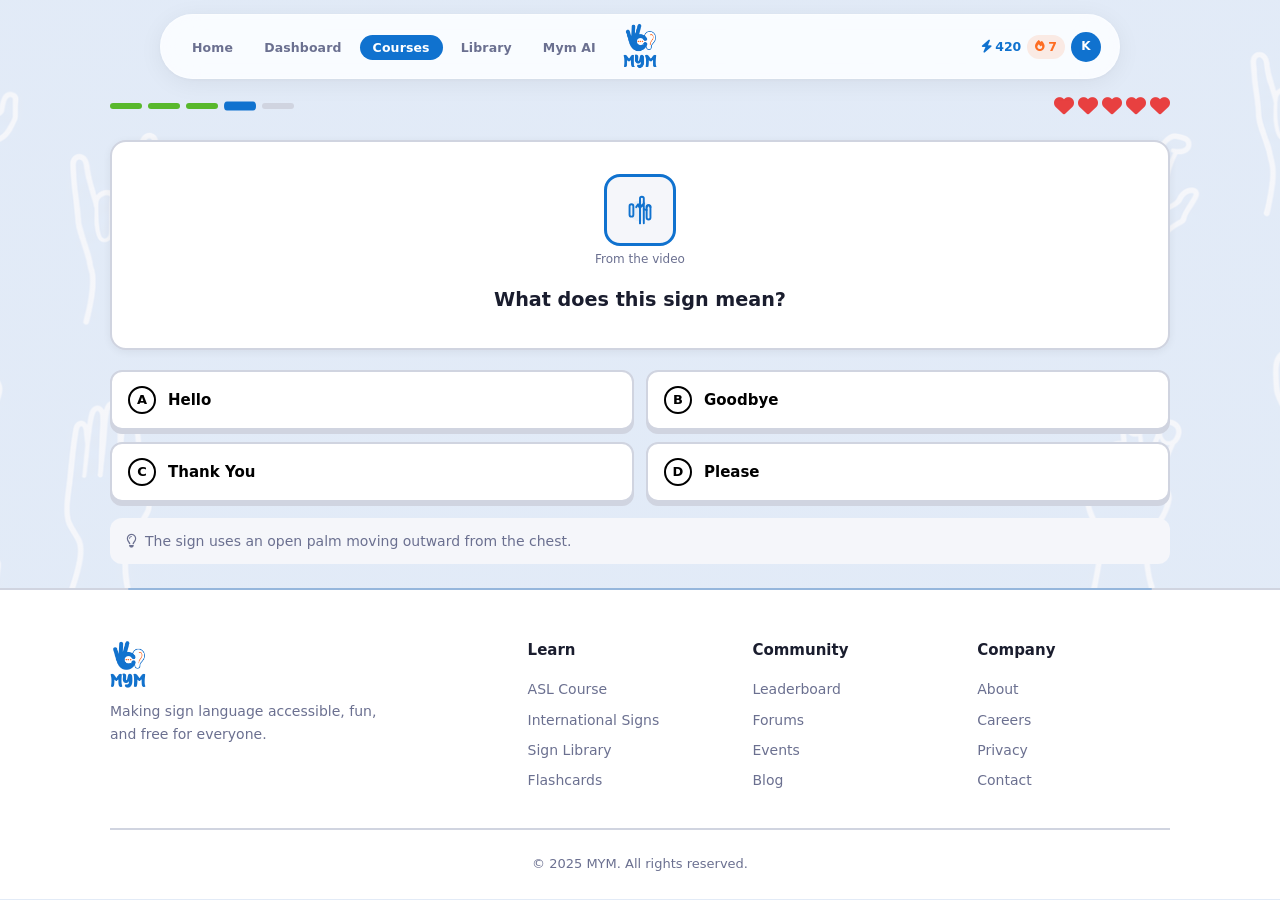
<file: lesson.html>
<!DOCTYPE html>
<html lang="en">
<head>
  <meta charset="UTF-8">
  <meta name="description" content="Practice sign language with interactive lessons and real-time feedback on MYM.">
  <meta name="viewport" content="width=device-width, initial-scale=1.0">
  <title>Lesson &mdash; MYM</title>
  <link rel="icon" href="assets/images/logo.png">
  <link rel="stylesheet" href="https://cdnjs.cloudflare.com/ajax/libs/font-awesome/6.5.1/css/all.min.css">
  <link rel="stylesheet" href="assets/css/style.css">
</head>
<body>

    <nav class="navbar">
    <div class="nav-links">
    <div>
    <div class="mobile-profile-header">
      <div class="nav-avatar">K</div>
      <div class="mobile-profile-info">
        <strong>Karim</strong>
        <span>Level 7 &middot; 1,240 XP</span>
      </div>
    </div>
    <hr class="mobile-menu-divider">
      <a href="index.html">Home</a>
      <a href="dashboard.html">Dashboard</a>
      <a href="courses.html" class="active">Courses</a>
      <a href="library.html">Library</a>
      <a href="mym.html">Mym AI</a>
    <hr class="mobile-menu-divider">
      <a href="auth.html" class="nav-logout"><i class="fas fa-sign-out-alt"></i> Sign Out</a>
    </div>
  </div>
    <a href="index.html" class="navbar-brand">
      <img src="assets/images/logo.png" alt="MYM">
    </a>
    <div class="nav-profile">
      <div class="nav-xp"><i class="fa-solid fa-bolt"></i><span>420</span></div>
      <div class="streak-badge"><i class="fa-solid fa-fire"></i> 7</div>
      <a href="profile.html"><div class="nav-avatar">K</div></a>
    </div>
    <div class="menu-toggle"><span></span><span></span><span></span></div>
  </nav>

<main class="lesson-page">
    <div class="container">
      <div class="lesson-header">
        <div class="lesson-progress">
          <span class="progress-dot filled"></span>
          <span class="progress-dot filled"></span>
          <span class="progress-dot filled"></span>
          <span class="progress-dot active"></span>
          <span class="progress-dot"></span>
        </div>
        <div class="lesson-lives">
          <i class="fa-solid fa-heart" style="color:#e84040;"></i>
          <i class="fa-solid fa-heart" style="color:#e84040;"></i>
          <i class="fa-solid fa-heart" style="color:#e84040;"></i>
          <i class="fa-solid fa-heart" style="color:#e84040;"></i>
          <i class="fa-solid fa-heart" style="color:#e84040;"></i>
      </div>
  </div>

      <div class="card lesson-question">
        <div class="sign-display">
          <svg><use href="assets/images/icons.svg#icon-ily"/></svg>
          <span class="sign-caption">From the video</span>
        </div>
        <h3>What does this sign mean?</h3>
      </div>

      <div class="options-grid">
        <button class="option-btn" data-correct="true">
          <span class="option-letter">A</span>
          <span class="option-text">Hello</span>
        </button>
        <button class="option-btn" data-correct="false">
          <span class="option-letter">B</span>
          <span class="option-text">Goodbye</span>
        </button>
        <button class="option-btn" data-correct="false">
          <span class="option-letter">C</span>
          <span class="option-text">Thank You</span>
        </button>
        <button class="option-btn" data-correct="false">
          <span class="option-letter">D</span>
          <span class="option-text">Please</span>
        </button>
      </div>

      <div class="lesson-hint">
        <i class="fa-regular fa-lightbulb"></i> The sign uses an open palm moving outward from the chest.
      </div>
    </div>

    <div class="lesson-overlay" style="display:none;">
      <div class="lesson-result">
        <i class="fa-solid fa-party-horn"></i>
        <h2>Lesson Complete!</h2>
        <p>You earned <strong><i class="fa-solid fa-bolt"></i> 15 XP</strong></p>
        <div class="confetti-container"></div>
        <div class="lesson-result-actions">
          <a href="lesson.html" class="btn btn-primary">Next Lesson</a>
          <a href="courses.html" class="btn btn-outline">Back to Courses</a>
        </div>
      </div>
    </div>
  </main>

    <footer class="footer">
    <div class="container">
      <div class="footer-grid">
        <div class="footer-brand">
          <img src="assets/images/logo.png" alt="MYM">
          <p>Making sign language accessible, fun, and free for everyone.</p>
        </div>
        <div class="footer-col">
          <h4>Learn</h4>
          <a href="courses.html">ASL Course</a>
          <a href="courses.html">International Signs</a>
          <a href="library.html">Sign Library</a>
          <a href="review.html">Flashcards</a>
        </div>
        <div class="footer-col">
          <h4>Community</h4>
          <a href="#">Leaderboard</a>
          <a href="#">Forums</a>
          <a href="#">Events</a>
          <a href="#">Blog</a>
        </div>
        <div class="footer-col">
          <h4>Company</h4>
          <a href="#">About</a>
          <a href="#">Careers</a>
          <a href="#">Privacy</a>
          <a href="#">Contact</a>
        </div>
      </div>
      <div class="footer-bottom">&copy; 2025 MYM. All rights reserved.</div>
    </div>
  </footer>

  <script src="https://code.jquery.com/jquery-3.7.1.min.js"></script>
  <script src="assets/js/main.js"></script>
</body>
</html>
</file>
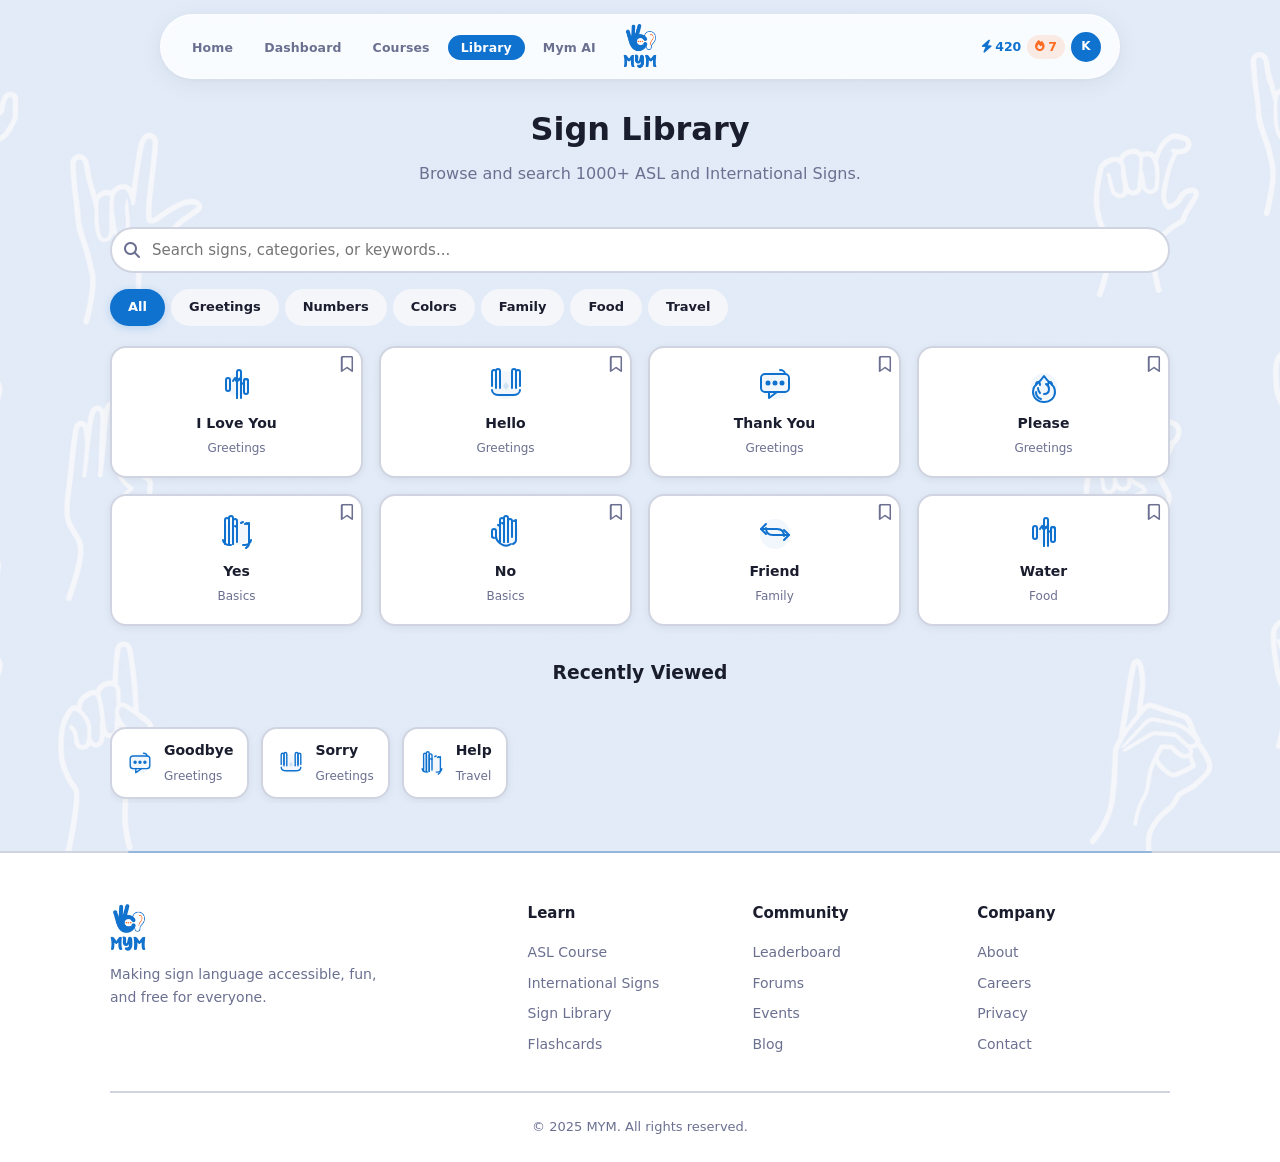
<file: library.html>
<!DOCTYPE html>
<html lang="en">
<head>
  <meta charset="UTF-8">
  <meta name="description" content="Browse the MYM sign language library with 1000+ ASL and International signs with memory aids.">
  <meta name="viewport" content="width=device-width, initial-scale=1.0">
  <title>Sign Library &mdash; MYM</title>
  <link rel="icon" href="assets/images/logo.png">
  <link rel="stylesheet" href="https://cdnjs.cloudflare.com/ajax/libs/font-awesome/6.5.1/css/all.min.css">
  <link rel="stylesheet" href="assets/css/style.css">
</head>
<body>

    <nav class="navbar">
    <div class="nav-links">
    <div>
    <div class="mobile-profile-header">
      <div class="nav-avatar">K</div>
      <div class="mobile-profile-info">
        <strong>Karim</strong>
        <span>Level 7 &middot; 1,240 XP</span>
      </div>
    </div>
    <hr class="mobile-menu-divider">
      <a href="index.html">Home</a>
      <a href="dashboard.html">Dashboard</a>
      <a href="courses.html">Courses</a>
      <a href="library.html" class="active">Library</a>
      <a href="mym.html">Mym AI</a>
    <hr class="mobile-menu-divider">
      <a href="auth.html" class="nav-logout"><i class="fas fa-sign-out-alt"></i> Sign Out</a>
    </div>
  </div>
    <a href="index.html" class="navbar-brand">
      <img src="assets/images/logo.png" alt="MYM">
    </a>
    <div class="nav-profile">
      <div class="nav-xp"><i class="fa-solid fa-bolt"></i><span>420</span></div>
      <div class="streak-badge"><i class="fa-solid fa-fire"></i> 7</div>
      <a href="profile.html"><div class="nav-avatar">K</div></a>
    </div>
    <div class="menu-toggle"><span></span><span></span><span></span></div>
  </nav>

<main class="library-page">
    <div class="container">
      <div class="section-header" style="padding-top:32px;">
        <h1>Sign Library</h1>
        <p>Browse and search 1000+ ASL and International Signs.</p>
      </div>

      <div class="library-search">
        <i class="fa-solid fa-search"></i>
        <input type="text" placeholder="Search signs, categories, or keywords...">
      </div>

      <div class="library-tabs">
        <span class="lib-tab active">All</span>
        <span class="lib-tab">Greetings</span>
        <span class="lib-tab">Numbers</span>
        <span class="lib-tab">Colors</span>
        <span class="lib-tab">Family</span>
        <span class="lib-tab">Food</span>
        <span class="lib-tab">Travel</span>
      </div>

      <div class="sign-grid">
        <div class="card sign-card">
          <div class="sign-card-img"><svg><use href="assets/images/icons.svg#icon-ily"/></svg></div>
          <div class="sign-card-body">
            <h4>I Love You</h4>
            <span class="sign-category">Greetings</span>
          </div>
          <i class="fa-regular fa-bookmark bookmark-icon"></i>
        </div>
        <div class="card sign-card">
          <div class="sign-card-img"><svg><use href="assets/images/icons.svg#icon-hand-practice"/></svg></div>
          <div class="sign-card-body">
            <h4>Hello</h4>
            <span class="sign-category">Greetings</span>
          </div>
          <i class="fa-regular fa-bookmark bookmark-icon"></i>
        </div>
        <div class="card sign-card">
          <div class="sign-card-img"><svg><use href="assets/images/icons.svg#icon-hand-chat"/></svg></div>
          <div class="sign-card-body">
            <h4>Thank You</h4>
            <span class="sign-category">Greetings</span>
          </div>
          <i class="fa-regular fa-bookmark bookmark-icon"></i>
        </div>
        <div class="card sign-card">
          <div class="sign-card-img"><svg><use href="assets/images/icons.svg#icon-hand-streak"/></svg></div>
          <div class="sign-card-body">
            <h4>Please</h4>
            <span class="sign-category">Greetings</span>
          </div>
          <i class="fa-regular fa-bookmark bookmark-icon"></i>
        </div>
        <div class="card sign-card">
          <div class="sign-card-img"><svg><use href="assets/images/icons.svg#icon-dictionary"/></svg></div>
          <div class="sign-card-body">
            <h4>Yes</h4>
            <span class="sign-category">Basics</span>
          </div>
          <i class="fa-regular fa-bookmark bookmark-icon"></i>
        </div>
        <div class="card sign-card">
          <div class="sign-card-img"><svg><use href="assets/images/icons.svg#icon-hand-book"/></svg></div>
          <div class="sign-card-body">
            <h4>No</h4>
            <span class="sign-category">Basics</span>
          </div>
          <i class="fa-regular fa-bookmark bookmark-icon"></i>
        </div>
        <div class="card sign-card">
          <div class="sign-card-img"><svg><use href="assets/images/icons.svg#icon-hand-repeat"/></svg></div>
          <div class="sign-card-body">
            <h4>Friend</h4>
            <span class="sign-category">Family</span>
          </div>
          <i class="fa-regular fa-bookmark bookmark-icon"></i>
        </div>
        <div class="card sign-card">
          <div class="sign-card-img"><svg><use href="assets/images/icons.svg#icon-ily"/></svg></div>
          <div class="sign-card-body">
            <h4>Water</h4>
            <span class="sign-category">Food</span>
          </div>
          <i class="fa-regular fa-bookmark bookmark-icon"></i>
      </div>
  </div>

      <div class="section-header" style="margin-top:32px;">
        <h3>Recently Viewed</h3>
      </div>

      <div class="recently-viewed">
        <div class="card sign-card mini">
          <div class="sign-card-img"><svg><use href="assets/images/icons.svg#icon-hand-chat"/></svg></div>
          <div class="sign-card-body">
            <h4>Goodbye</h4>
            <span class="sign-category">Greetings</span>
          </div>
        </div>
        <div class="card sign-card mini">
          <div class="sign-card-img"><svg><use href="assets/images/icons.svg#icon-hand-practice"/></svg></div>
          <div class="sign-card-body">
            <h4>Sorry</h4>
            <span class="sign-category">Greetings</span>
          </div>
        </div>
        <div class="card sign-card mini">
          <div class="sign-card-img"><svg><use href="assets/images/icons.svg#icon-dictionary"/></svg></div>
          <div class="sign-card-body">
            <h4>Help</h4>
            <span class="sign-category">Travel</span>
          </div>
        </div>
      </div>
    </div>
  </main>

    <footer class="footer">
    <div class="container">
      <div class="footer-grid">
        <div class="footer-brand">
          <img src="assets/images/logo.png" alt="MYM">
          <p>Making sign language accessible, fun, and free for everyone.</p>
        </div>
        <div class="footer-col">
          <h4>Learn</h4>
          <a href="courses.html">ASL Course</a>
          <a href="courses.html">International Signs</a>
          <a href="library.html">Sign Library</a>
          <a href="review.html">Flashcards</a>
        </div>
        <div class="footer-col">
          <h4>Community</h4>
          <a href="#">Leaderboard</a>
          <a href="#">Forums</a>
          <a href="#">Events</a>
          <a href="#">Blog</a>
        </div>
        <div class="footer-col">
          <h4>Company</h4>
          <a href="#">About</a>
          <a href="#">Careers</a>
          <a href="#">Privacy</a>
          <a href="#">Contact</a>
        </div>
      </div>
      <div class="footer-bottom">&copy; 2025 MYM. All rights reserved.</div>
    </div>
  </footer>

  <script src="https://code.jquery.com/jquery-3.7.1.min.js"></script>
  <script src="assets/js/main.js"></script>
</body>
</html>
</file>
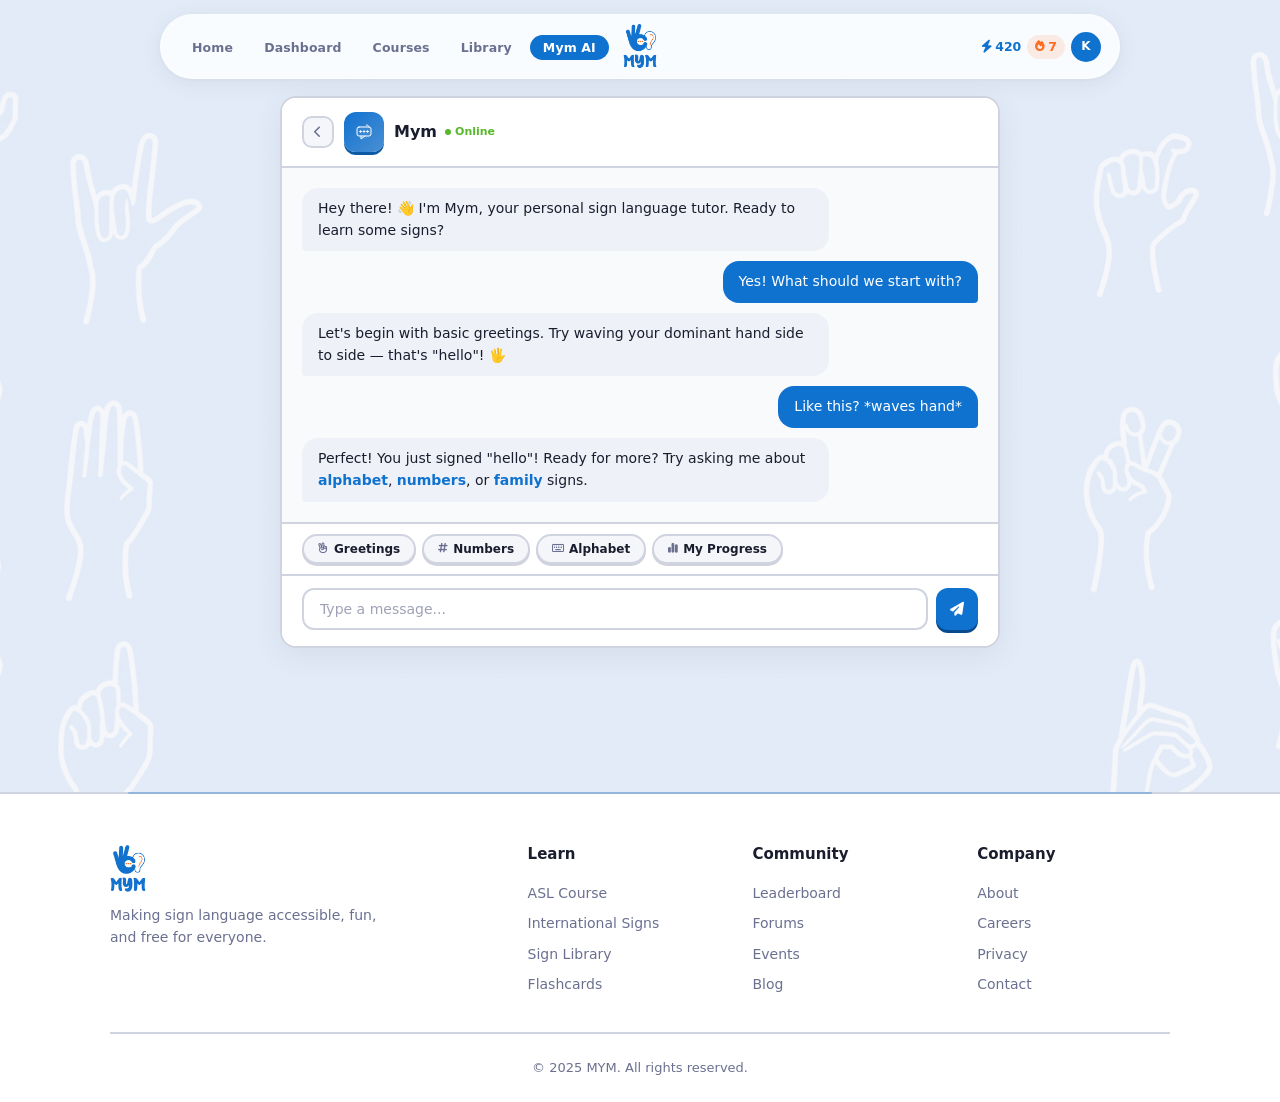
<file: mym.html>
<!DOCTYPE html>
<html lang="en">
<head>
  <meta charset="UTF-8">
  <meta name="description" content="Chat with Mym AI, your personal sign language tutor. Real-time feedback on every sign.">
  <meta name="viewport" content="width=device-width, initial-scale=1.0">
  <title>Mym AI &mdash; MYM</title>
  <link rel="icon" href="assets/images/logo.png">
  <link rel="stylesheet" href="https://cdnjs.cloudflare.com/ajax/libs/font-awesome/6.5.1/css/all.min.css">
  <link rel="stylesheet" href="assets/css/style.css">
</head>
<body>

    <nav class="navbar">
    <div class="nav-links">
    <div>
    <div class="mobile-profile-header">
      <div class="nav-avatar">K</div>
      <div class="mobile-profile-info">
        <strong>Karim</strong>
        <span>Level 7 &middot; 1,240 XP</span>
      </div>
    </div>
    <hr class="mobile-menu-divider">
      <a href="index.html">Home</a>
      <a href="dashboard.html">Dashboard</a>
      <a href="courses.html">Courses</a>
      <a href="library.html">Library</a>
      <a href="mym.html" class="active">Mym AI</a>
    <hr class="mobile-menu-divider">
      <a href="auth.html" class="nav-logout"><i class="fas fa-sign-out-alt"></i> Sign Out</a>
    </div>
  </div>
    <a href="index.html" class="navbar-brand">
      <img src="assets/images/logo.png" alt="MYM">
    </a>
    <div class="nav-profile">
      <div class="nav-xp"><i class="fa-solid fa-bolt"></i><span>420</span></div>
      <div class="streak-badge"><i class="fa-solid fa-fire"></i> 7</div>
      <a href="profile.html"><div class="nav-avatar">K</div></a>
    </div>
    <div class="menu-toggle"><span></span><span></span><span></span></div>
  </nav>

<main class="mym-page">
    <div class="container">
      <div class="card mym-chat-card">
        <div class="mym-header">
          <a href="dashboard.html" class="mym-back-btn"><i class="fa-solid fa-chevron-left"></i></a>
          <div class="mym-avatar">
            <svg width="20" height="20" style="color:#fff;"><use href="assets/images/icons.svg#icon-hand-chat"/></svg>
          </div>
          <div class="mym-header-info">
            <div class="mym-header-top">
              <h3>Mym</h3>
              <span class="mym-status online"><span class="status-dot"></span> Online</span>
            </div>
          </div>
        </div>

        <div class="mym-messages" id="mymMessages">
          <div class="mym-msg bot">
            <div class="msg-bubble">Hey there! 👋 I'm Mym, your personal sign language tutor. Ready to learn some signs?</div>
          </div>
          <div class="mym-msg user">
            <div class="msg-bubble user-bubble">Yes! What should we start with?</div>
          </div>
          <div class="mym-msg bot">
            <div class="msg-bubble">Let's begin with basic greetings. Try waving your dominant hand side to side — that's "hello"! 🖐️</div>
          </div>
          <div class="mym-msg user">
            <div class="msg-bubble user-bubble">Like this? *waves hand*</div>
          </div>
          <div class="mym-msg bot">
            <div class="msg-bubble">Perfect! You just signed "hello"! Ready for more? Try asking me about <strong>alphabet</strong>, <strong>numbers</strong>, or <strong>family</strong> signs.</div>
          </div>
          <div class="mym-typing" id="mymTyping" style="display:none;">
            <div class="typing-dots"><span></span><span></span><span></span></div>
          </div>
        </div>

        <div class="mym-quick-actions">
          <button class="quick-action"><i class="fa-regular fa-hand-peace"></i> Greetings</button>
          <button class="quick-action"><i class="fa-solid fa-hashtag"></i> Numbers</button>
          <button class="quick-action"><i class="fa-regular fa-keyboard"></i> Alphabet</button>
          <button class="quick-action"><i class="fa-solid fa-chart-simple"></i> My Progress</button>
        </div>

        <div class="mym-input">
          <input type="text" placeholder="Type a message..." id="mymInput">
          <button class="btn-send"><i class="fa-solid fa-paper-plane"></i></button>
        </div>
      </div>
    </div>
  </main>

    <footer class="footer">
    <div class="container">
      <div class="footer-grid">
        <div class="footer-brand">
          <img src="assets/images/logo.png" alt="MYM">
          <p>Making sign language accessible, fun, and free for everyone.</p>
        </div>
        <div class="footer-col">
          <h4>Learn</h4>
          <a href="courses.html">ASL Course</a>
          <a href="courses.html">International Signs</a>
          <a href="library.html">Sign Library</a>
          <a href="review.html">Flashcards</a>
        </div>
        <div class="footer-col">
          <h4>Community</h4>
          <a href="#">Leaderboard</a>
          <a href="#">Forums</a>
          <a href="#">Events</a>
          <a href="#">Blog</a>
        </div>
        <div class="footer-col">
          <h4>Company</h4>
          <a href="#">About</a>
          <a href="#">Careers</a>
          <a href="#">Privacy</a>
          <a href="#">Contact</a>
        </div>
      </div>
      <div class="footer-bottom">&copy; 2025 MYM. All rights reserved.</div>
    </div>
  </footer>

  <script src="https://code.jquery.com/jquery-3.7.1.min.js"></script>
  <script src="assets/js/main.js"></script>
</body>
</html>
</file>
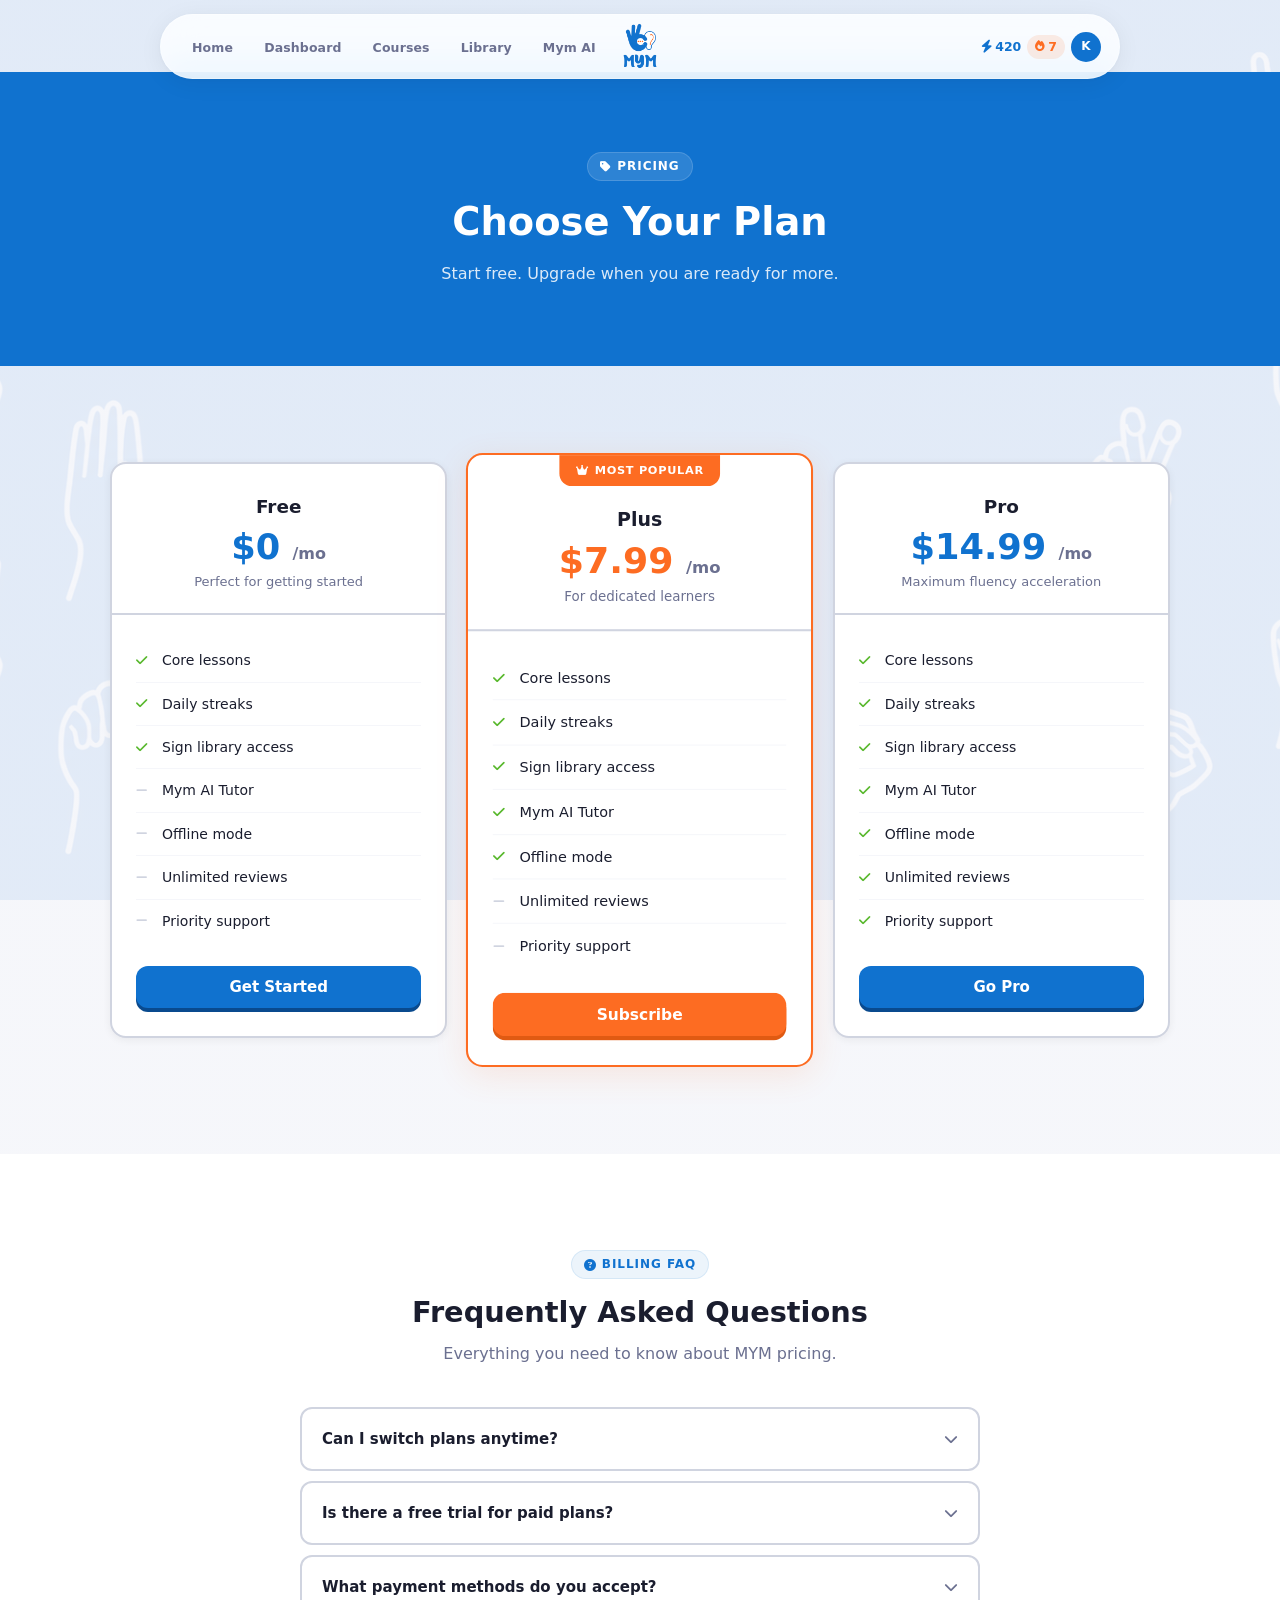
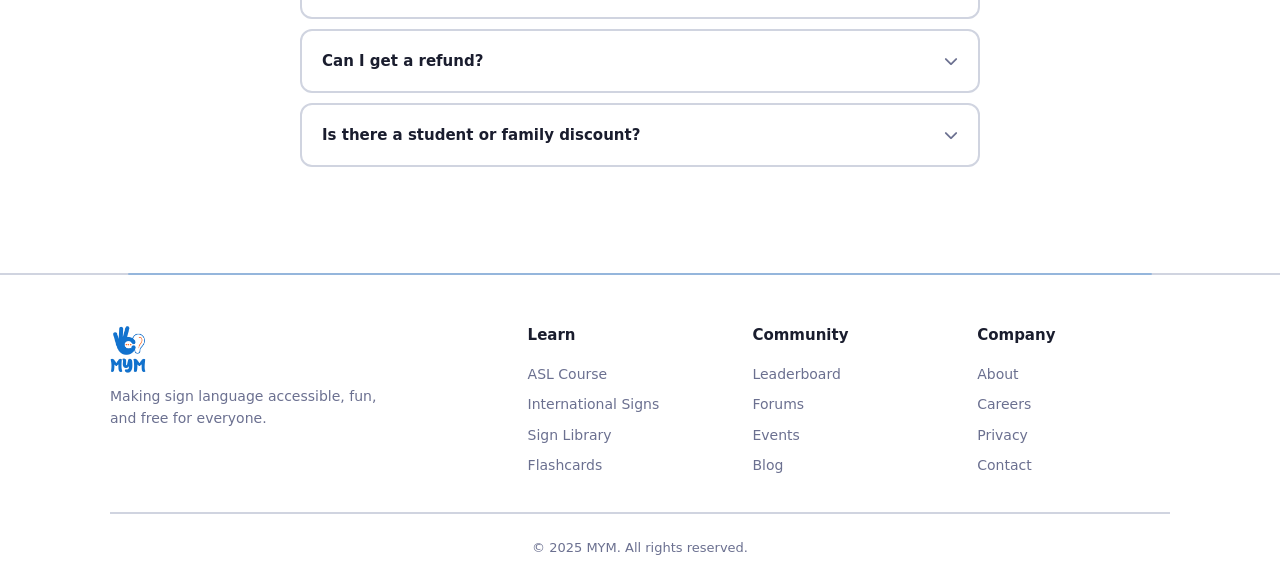
<file: pricing.html>
<!DOCTYPE html>
<html lang="en">
<head>
  <meta charset="UTF-8">
  <meta name="description" content="Choose your MYM plan — Free, Plus, or Pro. Learn sign language with interactive games and AI tutoring.">
  <meta name="viewport" content="width=device-width, initial-scale=1.0">
  <title>Pricing — MYM</title>
  <link rel="icon" href="assets/images/logo.png">
  <link rel="stylesheet" href="https://cdnjs.cloudflare.com/ajax/libs/font-awesome/6.5.1/css/all.min.css">
  <link rel="stylesheet" href="assets/css/style.css">
</head>
<body>

  <nav class="navbar">
    <div class="nav-links">
    <div>
    <div class="mobile-profile-header">
      <div class="nav-avatar">K</div>
      <div class="mobile-profile-info">
        <strong>Karim</strong>
        <span>Level 7 &middot; 1,240 XP</span>
      </div>
      <div class="mobile-quick-stats">
        <span class="mobile-streak"><i class="fa-solid fa-fire"></i> 7</span>
        <span class="mobile-xp"><i class="fa-solid fa-bolt"></i> 420</span>
      </div>
    </div>
    <hr class="mobile-menu-divider">
      <a href="index.html">Home</a>
      <a href="dashboard.html">Dashboard</a>
      <a href="courses.html">Courses</a>
      <a href="library.html">Library</a>
      <a href="mym.html">Mym AI</a>
    <hr class="mobile-menu-divider">
      <a href="auth.html" class="nav-logout"><i class="fas fa-sign-out-alt"></i> Sign Out</a>
    </div>
  </div>
    <a href="index.html" class="navbar-brand">
      <img src="assets/images/logo.png" alt="MYM">
    </a>
    <div class="nav-profile">
      <div class="nav-xp"><i class="fa-solid fa-bolt"></i><span>420</span></div>
      <div class="streak-badge"><i class="fa-solid fa-fire"></i> 7</div>
      <a href="profile.html"><div class="nav-avatar">K</div></a>
    </div>
    <div class="menu-toggle"><span></span><span></span><span></span></div>
  </nav>

  <section class="section" style="background:var(--blue);padding:80px 0;margin-top:0;">
    <div class="container" style="text-align:center;">
      <span class="eyebrow" style="background:rgba(255,255,255,.12);color:#fff;border-color:rgba(255,255,255,.15);"><i class="fa-solid fa-tag"></i> Pricing</span>
      <h1 style="font-family:var(--font-display);font-size:clamp(1.8rem,4vw,2.4rem);font-weight:800;color:#fff;margin-bottom:8px;">Choose Your Plan</h1>
      <p style="color:rgba(255,255,255,.85);font-size:1rem;max-width:480px;margin:0 auto;">Start free. Upgrade when you are ready for more.</p>
    </div>
  </section>

  <section class="section">
    <div class="container">
      <div class="pricing-grid">
        <div class="card pricing-card">
          <div class="pricing-header">
            <div class="pricing-name">Free</div>
            <div class="pricing-price">$0 <span>/mo</span></div>
            <div class="pricing-desc">Perfect for getting started</div>
          </div>
          <ul class="pricing-features">
            <li><i class="fa-solid fa-check"></i> Core lessons</li>
            <li><i class="fa-solid fa-check"></i> Daily streaks</li>
            <li><i class="fa-solid fa-check"></i> Sign library access</li>
            <li><i class="fa-solid fa-minus"></i> Mym AI Tutor</li>
            <li><i class="fa-solid fa-minus"></i> Offline mode</li>
            <li><i class="fa-solid fa-minus"></i> Unlimited reviews</li>
            <li><i class="fa-solid fa-minus"></i> Priority support</li>
          </ul>
          <div class="pricing-footer">
            <a href="auth.html" class="btn btn-primary">Get Started</a>
          </div>
        </div>
        <div class="card pricing-card featured">
          <span class="pricing-badge"><i class="fa-solid fa-crown"></i> Most Popular</span>
          <div class="pricing-header">
            <div class="pricing-name">Plus</div>
            <div class="pricing-price">$7.99 <span>/mo</span></div>
            <div class="pricing-desc">For dedicated learners</div>
          </div>
          <ul class="pricing-features">
            <li><i class="fa-solid fa-check"></i> Core lessons</li>
            <li><i class="fa-solid fa-check"></i> Daily streaks</li>
            <li><i class="fa-solid fa-check"></i> Sign library access</li>
            <li><i class="fa-solid fa-check"></i> Mym AI Tutor</li>
            <li><i class="fa-solid fa-check"></i> Offline mode</li>
            <li><i class="fa-solid fa-minus"></i> Unlimited reviews</li>
            <li><i class="fa-solid fa-minus"></i> Priority support</li>
          </ul>
          <div class="pricing-footer">
            <a href="auth.html" class="btn btn-accent">Subscribe</a>
          </div>
        </div>
        <div class="card pricing-card">
          <div class="pricing-header">
            <div class="pricing-name">Pro</div>
            <div class="pricing-price">$14.99 <span>/mo</span></div>
            <div class="pricing-desc">Maximum fluency acceleration</div>
          </div>
          <ul class="pricing-features">
            <li><i class="fa-solid fa-check"></i> Core lessons</li>
            <li><i class="fa-solid fa-check"></i> Daily streaks</li>
            <li><i class="fa-solid fa-check"></i> Sign library access</li>
            <li><i class="fa-solid fa-check"></i> Mym AI Tutor</li>
            <li><i class="fa-solid fa-check"></i> Offline mode</li>
            <li><i class="fa-solid fa-check"></i> Unlimited reviews</li>
            <li><i class="fa-solid fa-check"></i> Priority support</li>
          </ul>
          <div class="pricing-footer">
            <a href="auth.html" class="btn btn-primary">Go Pro</a>
          </div>
        </div>
      </div>
    </div>
  </section>

  <section class="section" style="background:var(--bg-card);">
    <div class="container">
      <div class="section-header">
        <span class="eyebrow"><i class="fa-solid fa-circle-question"></i> Billing FAQ</span>
        <h2>Frequently Asked Questions</h2>
        <p>Everything you need to know about MYM pricing.</p>
      </div>
      <div class="faq-list">
        <div class="faq-item">
          <div class="faq-question">Can I switch plans anytime? <i class="fa-solid fa-chevron-down"></i></div>
          <div class="faq-answer">Yes. You can upgrade or downgrade anytime. Upgrades take effect immediately. Downgrades apply at the end of your billing cycle.</div>
        </div>
        <div class="faq-item">
          <div class="faq-question">Is there a free trial for paid plans? <i class="fa-solid fa-chevron-down"></i></div>
          <div class="faq-answer">Yes. Both Plus and Pro include a 7-day free trial. Cancel anytime during the trial with no charge.</div>
        </div>
        <div class="faq-item">
          <div class="faq-question">What payment methods do you accept? <i class="fa-solid fa-chevron-down"></i></div>
          <div class="faq-answer">We accept all major credit cards, PayPal, and Apple Pay/Google Pay through our mobile apps.</div>
        </div>
        <div class="faq-item">
          <div class="faq-question">Can I get a refund? <i class="fa-solid fa-chevron-down"></i></div>
          <div class="faq-answer">Yes. If you are not satisfied within 30 days of your first paid subscription, contact us for a full refund.</div>
        </div>
        <div class="faq-item">
          <div class="faq-question">Is there a student or family discount? <i class="fa-solid fa-chevron-down"></i></div>
          <div class="faq-answer">Yes. Students get 50% off Pro. Family plans (up to 5 members) are available at 40% off individual pricing.</div>
        </div>
      </div>
    </div>
  </section>

  <footer class="footer">
    <div class="container">
      <div class="footer-grid">
        <div class="footer-brand">
          <img src="assets/images/logo.png" alt="MYM">
          <p>Making sign language accessible, fun, and free for everyone.</p>
        </div>
        <div class="footer-col">
          <h4>Learn</h4>
          <a href="courses.html">ASL Course</a>
          <a href="courses.html">International Signs</a>
          <a href="library.html">Sign Library</a>
          <a href="review.html">Flashcards</a>
        </div>
        <div class="footer-col">
          <h4>Community</h4>
          <a href="#">Leaderboard</a>
          <a href="#">Forums</a>
          <a href="#">Events</a>
          <a href="#">Blog</a>
        </div>
        <div class="footer-col">
          <h4>Company</h4>
          <a href="#">About</a>
          <a href="#">Careers</a>
          <a href="#">Privacy</a>
          <a href="#">Contact</a>
        </div>
      </div>
      <div class="footer-bottom">&copy; 2025 MYM. All rights reserved.</div>
    </div>
  </footer>

  <script src="https://code.jquery.com/jquery-3.7.1.min.js"></script>
  <script src="assets/js/main.js"></script>
</body>
</html>
</file>
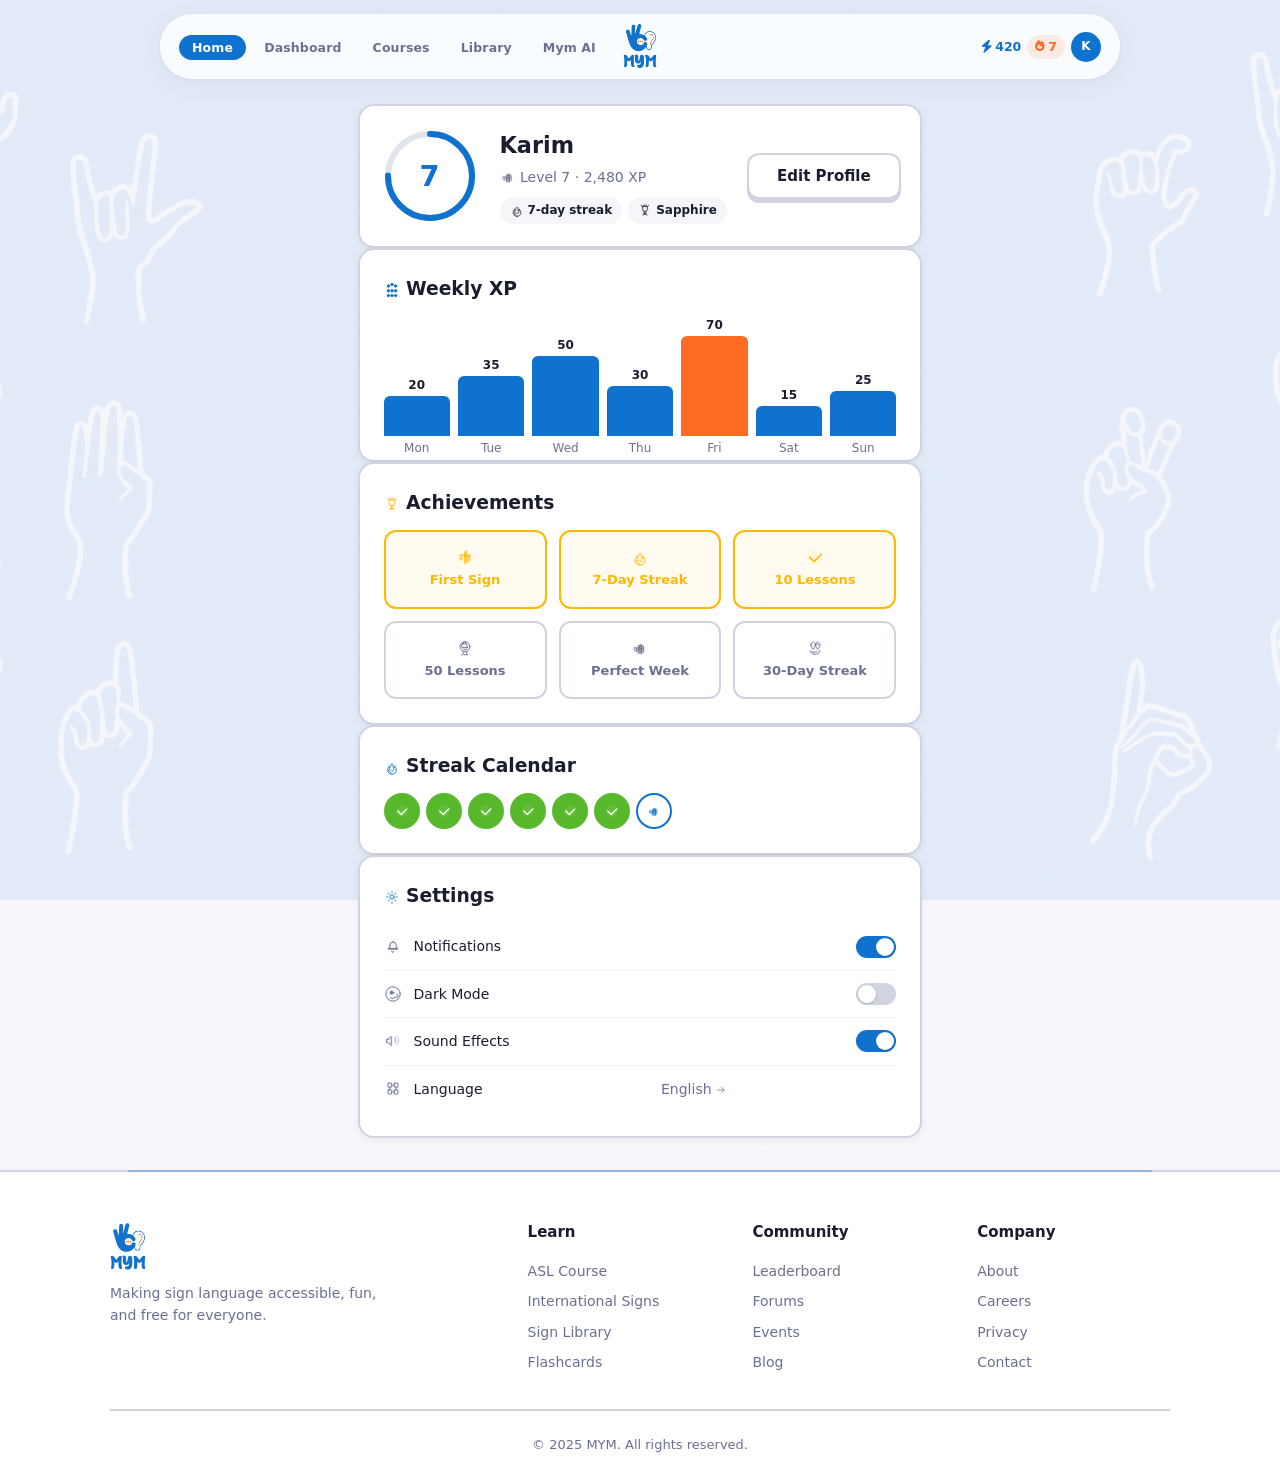
<file: profile.html>
<!DOCTYPE html>
<html lang="en">
<head>
  <meta charset="UTF-8">
  <meta name="description" content="Your MYM profile. Track XP, achievements, streak calendar, and manage settings.">
  <meta name="viewport" content="width=device-width, initial-scale=1.0">
  <title>Profile &mdash; MYM</title>
  <link rel="icon" href="assets/images/logo.png">
  <link rel="stylesheet" href="https://cdnjs.cloudflare.com/ajax/libs/font-awesome/6.5.1/css/all.min.css">
  <link rel="stylesheet" href="assets/css/style.css">
</head>
<body>

    <nav class="navbar">
    <div class="nav-links">
    <div>
    <div class="mobile-profile-header">
      <div class="nav-avatar">K</div>
      <div class="mobile-profile-info">
        <strong>Karim</strong>
        <span>Level 7 &middot; 1,240 XP</span>
      </div>
    </div>
    <hr class="mobile-menu-divider">
      <a href="index.html" class="active">Home</a>
      <a href="dashboard.html">Dashboard</a>
      <a href="courses.html">Courses</a>
      <a href="library.html">Library</a>
      <a href="mym.html">Mym AI</a>
    <hr class="mobile-menu-divider">
      <a href="auth.html" class="nav-logout"><i class="fas fa-sign-out-alt"></i> Sign Out</a>
    </div>
  </div>
    <a href="index.html" class="navbar-brand">
      <img src="assets/images/logo.png" alt="MYM">
    </a>
    <div class="nav-profile">
      <div class="nav-xp"><i class="fa-solid fa-bolt"></i><span>420</span></div>
      <div class="streak-badge"><i class="fa-solid fa-fire"></i> 7</div>
      <a href="profile.html"><div class="nav-avatar">K</div></a>
    </div>
    <div class="menu-toggle"><span></span><span></span><span></span></div>
  </nav>

<main class="profile-page">
    <div class="container">
      <div class="card profile-header-card">
        <div class="profile-level-ring">
          <svg width="100" height="100" viewBox="0 0 100 100">
            <circle cx="50" cy="50" r="42" fill="none" stroke="#e0e4ed" stroke-width="6"/>
            <circle cx="50" cy="50" r="42" fill="none" stroke="var(--blue)" stroke-width="6" stroke-dasharray="264" stroke-dashoffset="66" stroke-linecap="round" transform="rotate(-90 50 50)"/>
          </svg>
          <span class="level-number">7</span>
        </div>
        <div class="profile-info">
          <h2>Karim</h2>
          <p><svg width="16" height="16" style="display:inline;vertical-align:-3px;"><use href="assets/images/icons.svg#icon-hand-star"/></svg> Level 7 · 2,480 XP</p>
          <div class="profile-badges">
            <span class="profile-badge"><svg width="14" height="14" style="display:inline;vertical-align:-2px;"><use href="assets/images/icons.svg#icon-hand-streak"/></svg> 7-day streak</span>
            <span class="profile-badge"><svg width="14" height="14" style="display:inline;vertical-align:-2px;"><use href="assets/images/icons.svg#icon-hand-trophy"/></svg> Sapphire</span>
          </div>
        </div>
        <button class="btn btn-outline" style="flex-shrink:0;">Edit Profile</button>
      </div>

      <div class="card" style="padding:24px;">
        <h3><svg width="16" height="16" style="display:inline;vertical-align:-3px;color:var(--blue);"><use href="assets/images/icons.svg#icon-numbers"/></svg> Weekly XP</h3>
        <div class="xp-chart">
          <div class="xp-bar" style="height:40px;"><span>Mon</span><span>20</span></div>
          <div class="xp-bar" style="height:60px;"><span>Tue</span><span>35</span></div>
          <div class="xp-bar" style="height:80px;"><span>Wed</span><span>50</span></div>
          <div class="xp-bar" style="height:50px;"><span>Thu</span><span>30</span></div>
          <div class="xp-bar" style="height:100px;background:var(--orange);"><span>Fri</span><span>70</span></div>
          <div class="xp-bar" style="height:30px;"><span>Sat</span><span>15</span></div>
          <div class="xp-bar" style="height:45px;"><span>Sun</span><span>25</span></div>
        </div>
      </div>

      <div class="card" style="padding:24px;">
        <h3><svg width="16" height="16" style="display:inline;vertical-align:-3px;color:var(--gold);"><use href="assets/images/icons.svg#icon-hand-trophy"/></svg> Achievements</h3>
        <div class="achievement-grid">
          <div class="achievement unlocked"><svg width="18" height="18" style="display:block;margin:0 auto 4px;"><use href="assets/images/icons.svg#icon-ily"/></svg><span>First Sign</span></div>
          <div class="achievement unlocked"><svg width="18" height="18" style="display:block;margin:0 auto 4px;"><use href="assets/images/icons.svg#icon-hand-streak"/></svg><span>7-Day Streak</span></div>
          <div class="achievement unlocked"><svg width="18" height="18" style="display:block;margin:0 auto 4px;"><use href="assets/images/icons.svg#icon-check"/></svg><span>10 Lessons</span></div>
          <div class="achievement"><svg width="18" height="18" style="display:block;margin:0 auto 4px;"><use href="assets/images/icons.svg#icon-fist"/></svg><span>50 Lessons</span></div>
          <div class="achievement"><svg width="18" height="18" style="display:block;margin:0 auto 4px;"><use href="assets/images/icons.svg#icon-hand-star"/></svg><span>Perfect Week</span></div>
          <div class="achievement"><svg width="18" height="18" style="display:block;margin:0 auto 4px;"><use href="assets/images/icons.svg#icon-hand-heart"/></svg><span>30-Day Streak</span></div>
        </div>
      </div>

      <div class="card" style="padding:24px;">
        <h3><svg width="16" height="16" style="display:inline;vertical-align:-3px;color:var(--blue);"><use href="assets/images/icons.svg#icon-hand-streak"/></svg> Streak Calendar</h3>
        <div class="streak-calendar">
          <span class="streak-day done"><svg width="14" height="14" style="display:block;margin:auto;"><use href="assets/images/icons.svg#icon-check"/></svg></span>
          <span class="streak-day done"><svg width="14" height="14" style="display:block;margin:auto;"><use href="assets/images/icons.svg#icon-check"/></svg></span>
          <span class="streak-day done"><svg width="14" height="14" style="display:block;margin:auto;"><use href="assets/images/icons.svg#icon-check"/></svg></span>
          <span class="streak-day done"><svg width="14" height="14" style="display:block;margin:auto;"><use href="assets/images/icons.svg#icon-check"/></svg></span>
          <span class="streak-day done"><svg width="14" height="14" style="display:block;margin:auto;"><use href="assets/images/icons.svg#icon-check"/></svg></span>
          <span class="streak-day done"><svg width="14" height="14" style="display:block;margin:auto;"><use href="assets/images/icons.svg#icon-check"/></svg></span>
          <span class="streak-day today"><svg width="14" height="14" style="display:block;margin:auto;"><use href="assets/images/icons.svg#icon-hand-star"/></svg></span>
        </div>
      </div>

      <div class="card" style="padding:24px;">
        <h3><svg width="16" height="16" style="display:inline;vertical-align:-3px;color:var(--blue);"><use href="assets/images/icons.svg#icon-hand-settings"/></svg> Settings</h3>
        <div class="settings-list">
          <div class="setting-item">
            <svg width="18" height="18" style="flex-shrink:0;color:var(--text-muted);"><use href="assets/images/icons.svg#icon-hand-bell"/></svg>
            <span>Notifications</span>
            <label class="toggle"><input type="checkbox" checked><span class="slider"></span></label>
          </div>
          <div class="setting-item">
            <svg width="18" height="18" style="flex-shrink:0;color:var(--text-muted);"><use href="assets/images/icons.svg#icon-ok"/></svg>
            <span>Dark Mode</span>
            <label class="toggle"><input type="checkbox"><span class="slider"></span></label>
          </div>
          <div class="setting-item">
            <svg width="18" height="18" style="flex-shrink:0;color:var(--text-muted);"><use href="assets/images/icons.svg#icon-hand-volume"/></svg>
            <span>Sound Effects</span>
            <label class="toggle"><input type="checkbox" checked><span class="slider"></span></label>
          </div>
          <div class="setting-item">
            <svg width="18" height="18" style="flex-shrink:0;color:var(--text-muted);"><use href="assets/images/icons.svg#icon-abc"/></svg>
            <span>Language</span>
            <span style="color:var(--text-muted);font-size:14px;">English <svg width="10" height="10" style="display:inline;vertical-align:-1px;"><use href="assets/images/icons.svg#icon-arrow"/></svg></span>
          </div>
        </div>
      </div>
    </div>
  </main>

    <footer class="footer">
    <div class="container">
      <div class="footer-grid">
        <div class="footer-brand">
          <img src="assets/images/logo.png" alt="MYM">
          <p>Making sign language accessible, fun, and free for everyone.</p>
        </div>
        <div class="footer-col">
          <h4>Learn</h4>
          <a href="courses.html">ASL Course</a>
          <a href="courses.html">International Signs</a>
          <a href="library.html">Sign Library</a>
          <a href="review.html">Flashcards</a>
        </div>
        <div class="footer-col">
          <h4>Community</h4>
          <a href="#">Leaderboard</a>
          <a href="#">Forums</a>
          <a href="#">Events</a>
          <a href="#">Blog</a>
        </div>
        <div class="footer-col">
          <h4>Company</h4>
          <a href="#">About</a>
          <a href="#">Careers</a>
          <a href="#">Privacy</a>
          <a href="#">Contact</a>
        </div>
      </div>
      <div class="footer-bottom">&copy; 2025 MYM. All rights reserved.</div>
    </div>
  </footer>

  <script src="https://code.jquery.com/jquery-3.7.1.min.js"></script>
  <script src="assets/js/main.js"></script>
</body>
</html>
</file>
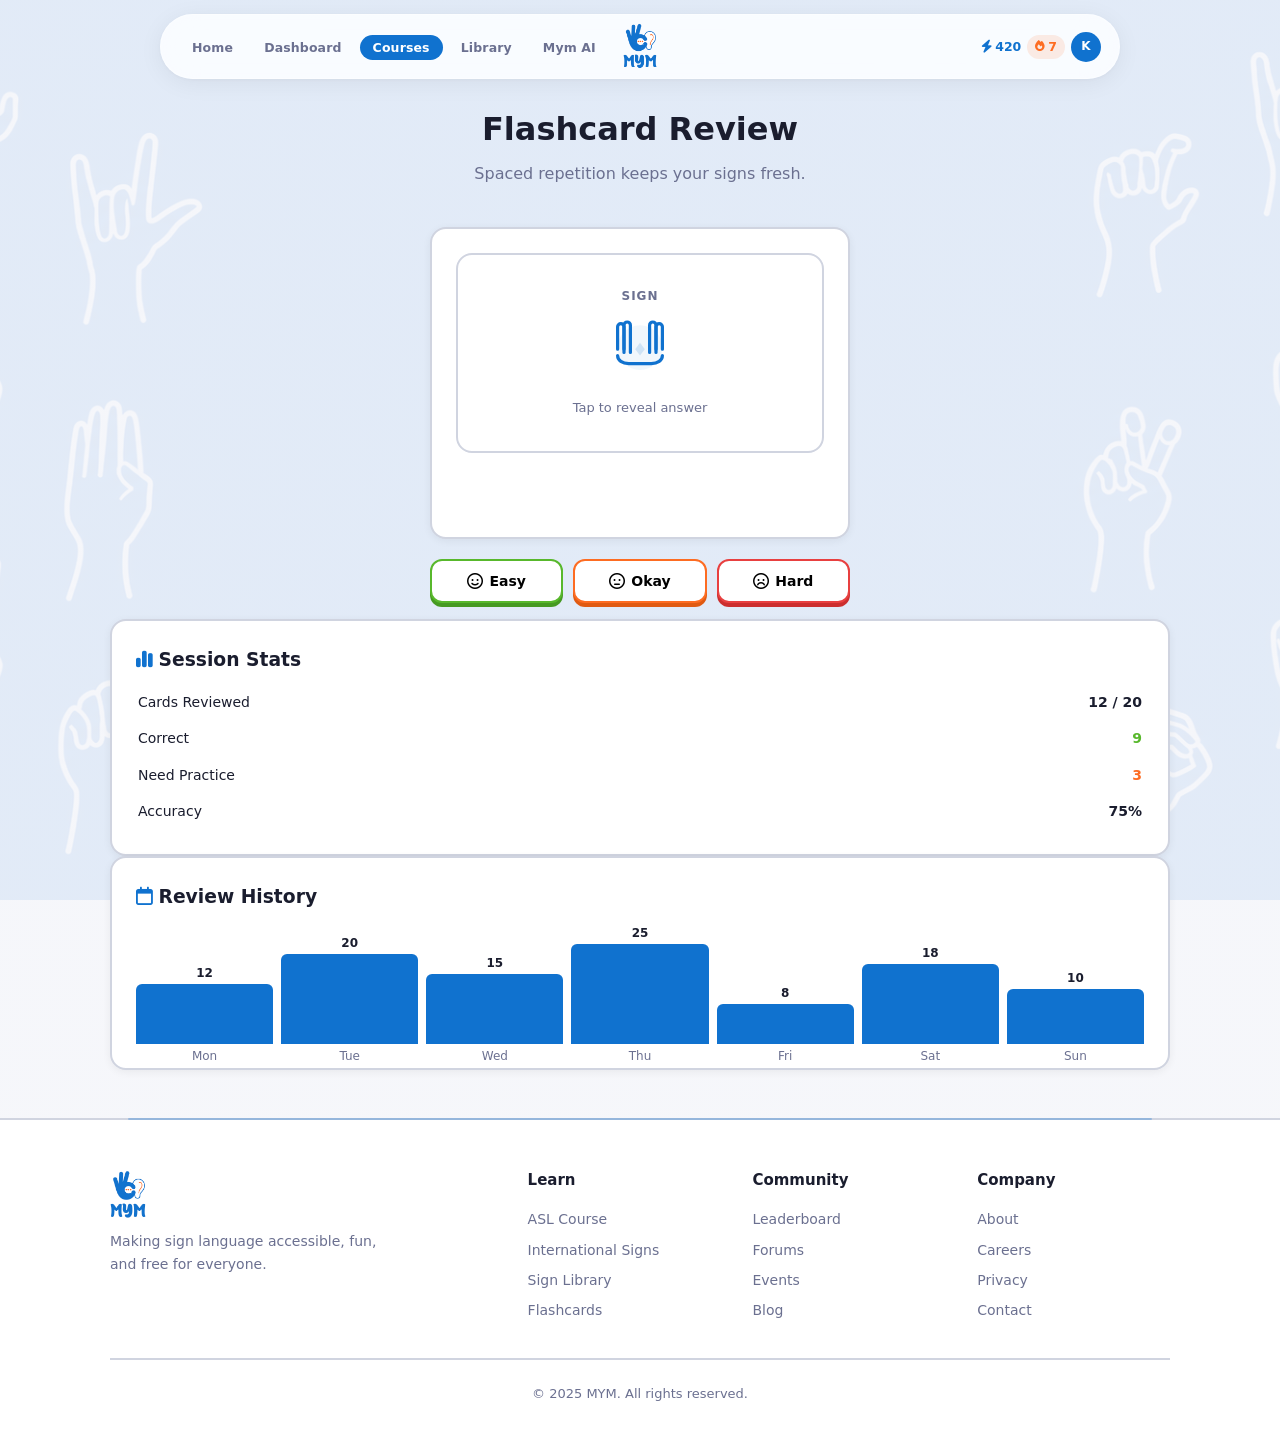
<file: review.html>
<!DOCTYPE html>
<html lang="en">
<head>
  <meta charset="UTF-8">
  <meta name="description" content="Review sign language flashcards with spaced repetition on MYM.">
  <meta name="viewport" content="width=device-width, initial-scale=1.0">
  <title>Flashcard Review &mdash; MYM</title>
  <link rel="icon" href="assets/images/logo.png">
  <link rel="stylesheet" href="https://cdnjs.cloudflare.com/ajax/libs/font-awesome/6.5.1/css/all.min.css">
  <link rel="stylesheet" href="assets/css/style.css">
</head>
<body>

    <nav class="navbar">
    <div class="nav-links">
    <div>
    <div class="mobile-profile-header">
      <div class="nav-avatar">K</div>
      <div class="mobile-profile-info">
        <strong>Karim</strong>
        <span>Level 7 &middot; 1,240 XP</span>
      </div>
    </div>
    <hr class="mobile-menu-divider">
      <a href="index.html">Home</a>
      <a href="dashboard.html">Dashboard</a>
      <a href="courses.html" class="active">Courses</a>
      <a href="library.html">Library</a>
      <a href="mym.html">Mym AI</a>
    <hr class="mobile-menu-divider">
      <a href="auth.html" class="nav-logout"><i class="fas fa-sign-out-alt"></i> Sign Out</a>
    </div>
  </div>
    <a href="index.html" class="navbar-brand">
      <img src="assets/images/logo.png" alt="MYM">
    </a>
    <div class="nav-profile">
      <div class="nav-xp"><i class="fa-solid fa-bolt"></i><span>420</span></div>
      <div class="streak-badge"><i class="fa-solid fa-fire"></i> 7</div>
      <a href="profile.html"><div class="nav-avatar">K</div></a>
    </div>
    <div class="menu-toggle"><span></span><span></span><span></span></div>
  </nav>

<main class="review-page">
    <div class="container">
      <div class="section-header" style="padding-top:32px;">
        <h1>Flashcard Review</h1>
        <p>Spaced repetition keeps your signs fresh.</p>
      </div>

      <div class="card flashcard-card">
        <div class="flashcard" onclick="this.classList.toggle('flipped')">
          <div class="flashcard-front">
            <div class="flashcard-label">Sign</div>
            <svg><use href="assets/images/icons.svg#icon-hand-practice"/></svg>
            <p class="flashcard-sub">Tap to reveal answer</p>
          </div>
          <div class="flashcard-back">
            <div class="flashcard-label">Meaning</div>
            <h2>Hello</h2>
            <p class="flashcard-sub">A common greeting sign</p>
          </div>
        </div>
      </div>

      <div class="rate-buttons">
        <button class="rate-btn easy" data-rate="easy">
          <i class="fa-regular fa-face-smile"></i> Easy
        </button>
        <button class="rate-btn okay" data-rate="okay">
          <i class="fa-regular fa-face-meh"></i> Okay
        </button>
        <button class="rate-btn hard" data-rate="hard">
          <i class="fa-regular fa-face-frown"></i> Hard
        </button>
      </div>

      <div class="card" style="padding:24px;margin-top:16px;">
        <h3><i class="fa-solid fa-chart-simple" style="color:var(--blue);"></i> Session Stats</h3>
        <table class="stats-table">
          <tr><td>Cards Reviewed</td><td><strong>12 / 20</strong></td></tr>
          <tr><td>Correct</td><td><strong style="color:var(--green);">9</strong></td></tr>
          <tr><td>Need Practice</td><td><strong style="color:var(--orange);">3</strong></td></tr>
          <tr><td>Accuracy</td><td><strong>75%</strong></td></tr>
        </table>
      </div>

      <div class="card" style="padding:24px;">
        <h3><i class="fa-regular fa-calendar" style="color:var(--blue);"></i> Review History</h3>
        <div class="xp-chart">
          <div class="xp-bar" style="height:60px;"><span>Mon</span><span>12</span></div>
          <div class="xp-bar" style="height:90px;"><span>Tue</span><span>20</span></div>
          <div class="xp-bar" style="height:70px;"><span>Wed</span><span>15</span></div>
          <div class="xp-bar" style="height:100px;"><span>Thu</span><span>25</span></div>
          <div class="xp-bar" style="height:40px;"><span>Fri</span><span>8</span></div>
          <div class="xp-bar" style="height:80px;"><span>Sat</span><span>18</span></div>
          <div class="xp-bar" style="height:55px;"><span>Sun</span><span>10</span></div>
        </div>
      </div>
    </div>
  </main>

    <footer class="footer">
    <div class="container">
      <div class="footer-grid">
        <div class="footer-brand">
          <img src="assets/images/logo.png" alt="MYM">
          <p>Making sign language accessible, fun, and free for everyone.</p>
        </div>
        <div class="footer-col">
          <h4>Learn</h4>
          <a href="courses.html">ASL Course</a>
          <a href="courses.html">International Signs</a>
          <a href="library.html">Sign Library</a>
          <a href="review.html">Flashcards</a>
        </div>
        <div class="footer-col">
          <h4>Community</h4>
          <a href="#">Leaderboard</a>
          <a href="#">Forums</a>
          <a href="#">Events</a>
          <a href="#">Blog</a>
        </div>
        <div class="footer-col">
          <h4>Company</h4>
          <a href="#">About</a>
          <a href="#">Careers</a>
          <a href="#">Privacy</a>
          <a href="#">Contact</a>
        </div>
      </div>
      <div class="footer-bottom">&copy; 2025 MYM. All rights reserved.</div>
    </div>
  </footer>

  <script src="https://code.jquery.com/jquery-3.7.1.min.js"></script>
  <script src="assets/js/main.js"></script>
</body>
</html>
</file>
<file: assets/css/style.css>
/* =============================================
   MYM Design System v2 — Premium
   Brand: #1072cf (Blue) / #fd6c22 (Orange)
   No gradients. Flat colors. 3D buttons.
   ============================================= */

/* ---------- Reset & Variables ---------- */
*, *::before, *::after { box-sizing:border-box; margin:0; padding:0; }

:root {
  --blue: #1072cf;
  --blue-dark: #0c5bab;
  --blue-darker: #094a8e;
  --orange: #fd6c22;
  --orange-dark: #e05a12;
  --orange-darker: #b8480c;
  --green: #58b82c;
  --green-dark: #469a22;
  --red: #e84040;
  --red-dark: #cc2e2e;
  --gold: #ffb800;
  --gold-dark: #e0a200;

  --bg: #f5f6fa;
  --bg-card: #fff;
  --border: #d0d4e0;
  --text: #1a1d2e;
  --text-muted: #6b7090;
  --text-light: #fff;

  --font-display: 'Outfit', system-ui, sans-serif;
  --font-body: 'DM Sans', system-ui, sans-serif;
  --shadow-card: 0 2px 8px rgba(0,0,0,.06);
  --shadow-btn: 0 4px 0;
  --radius: 16px;
  --radius-sm: 12px;
  --radius-pill: 999px;
  --ease-premium: cubic-bezier(.22,1,.36,1);
  --ease-spring: cubic-bezier(.34,1.56,.64,1);
}

html { font-size:16px; scroll-behavior:smooth; -webkit-text-size-adjust:100%; }
body {
  font-family:var(--font-body);
  background:linear-gradient(rgba(245,246,250,.92), rgba(245,246,250,.92)), url(../images/banner2.png) center/cover fixed;
  color:var(--text);
  line-height:1.6;
  min-height:100vh;
  -webkit-font-smoothing:antialiased;
  -moz-osx-font-smoothing:grayscale;
}
body.nav-open { overflow:hidden; }
a { color:var(--blue); text-decoration:none; }
img { max-width:100%; height:auto; display:block; }
svg { display:block; }
.stat-icon svg, .auth-hand-icon, .profile-badge svg, .setting-item svg { display:block; stroke:currentColor; }
.auth-trust svg { display:inline; vertical-align:-2px; margin-right:4px; }

/* ---------- Container ---------- */
.container { max-width:1100px; margin:0 auto; padding:0 20px; }

/* ---------- Card ---------- */
.card-shell {
  padding:2px;
  background:rgba(0,0,0,.025);
  border:1px solid rgba(0,0,0,.04);
  border-radius:calc(var(--radius) + 2px);
  transition:border-color .3s var(--ease-premium);
}
.card-shell:hover { border-color:rgba(0,0,0,.07); }

.card {
  background:var(--bg-card);
  border:2px solid var(--border);
  border-radius:var(--radius);
  padding:20px;
  box-shadow:var(--shadow-card);
  transition:box-shadow .3s var(--ease-premium), translate .3s var(--ease-premium), border-color .3s var(--ease-premium);
}
.card:hover {
  box-shadow:0 8px 32px rgba(0,0,0,.08);
  translate:0 -1px;
  border-color:rgba(16,114,207,.15);
}

/* ---------- Navbar — MacBook Notch Style ---------- */
.navbar {
  display:grid;
  grid-template-columns:1fr auto 1fr;
  align-items:center;
  position:fixed;
  top:14px;
  left:50%;
  transform:translateX(-50%);
  width:calc(100% - 32px);
  max-width:960px;
  padding:6px 18px;
  background:rgba(255,255,255,.82);
  backdrop-filter:blur(18px) saturate(180%);
  -webkit-backdrop-filter:blur(18px) saturate(180%);
  border:1px solid rgba(255,255,255,.35);
  border-radius:999px;
  box-shadow:0 4px 24px rgba(0,0,0,.06), 0 1px 4px rgba(0,0,0,.04);
  z-index:100;
}
body { padding-top:72px; }
.navbar-brand {
  display:flex;
  align-items:center;
  justify-content:center;
  line-height:0;
}
.navbar-brand img {
  width:34px;
  height:auto;
  transition:transform .2s ease;
}
.navbar-brand:hover img { transform:scale(1.08) rotate(-3deg); }
.nav-links { display:flex; gap:1px; }
.nav-links a {
  padding:5px 13px;
  border-radius:999px;
  font-size:12.5px;
  font-weight:600;
  color:var(--text-muted);
  transition:color .2s var(--ease-premium),background .2s var(--ease-premium),translate .15s var(--ease-premium);
  white-space:nowrap;
  letter-spacing:.01em;
}
.nav-links a:hover, .nav-links a.active {
  background:var(--blue);
  color:#fff;
}
.nav-links a:hover { translate:0 -1px; }
.nav-links .mobile-profile-header,
.nav-links .mobile-menu-divider,
.nav-links .nav-logout { display:none; }
.nav-profile {
  display:flex;
  align-items:center;
  justify-content:flex-end;
  gap:6px;
}
.nav-xp {
  display:flex;
  align-items:center;
  gap:3px;
  font-weight:700;
  font-size:12.5px;
  color:var(--blue);
}
.nav-xp i { font-size:13px; }
.streak-badge {
  display:flex;
  align-items:center;
  gap:3px;
  font-weight:700;
  font-size:12.5px;
  color:var(--orange);
  background:rgba(253,108,34,.12);
  padding:2px 8px;
  border-radius:999px;
}
.streak-badge i { font-size:11px; }
.nav-avatar {
  width:30px; height:30px;
  border-radius:50%;
  background:var(--blue);
  color:#fff;
  display:flex;
  align-items:center;
  justify-content:center;
  font-weight:700;
  font-size:12px;
  transition:transform .15s ease;
}
.nav-avatar:hover { transform:scale(1.1); }
.menu-toggle {
  display:none;
  flex-direction:column;
  gap:4px;
  cursor:pointer;
  padding:6px;
  user-select:none;
  -webkit-tap-highlight-color:transparent;
  z-index:101;
  border-radius:50%;
  transition:background .2s var(--ease-premium);
}
.menu-toggle:hover { background:rgba(0,0,0,.04); }
.menu-toggle.open { background:rgba(232,64,64,.06); }
.menu-toggle span {
  display:block;
  width:20px; height:2.5px;
  background:var(--text);
  border-radius:2px;
  transition:transform .3s var(--ease-premium),opacity .25s var(--ease-premium);
  transform-origin:center;
}
.menu-toggle.open span:nth-child(1) { transform:translateY(6.5px) rotate(45deg); }
.menu-toggle.open span:nth-child(2) { opacity:0; transform:scaleX(0); }
.menu-toggle.open span:nth-child(3) { transform:translateY(-6.5px) rotate(-45deg); }

/* ---------- Buttons ---------- */
.btn {
  display:inline-flex;
  align-items:center;
  justify-content:center;
  gap:8px;
  border:none;
  border-radius:var(--radius-sm);
  font-family:var(--font-body);
  font-weight:700;
  font-size:15px;
  padding:12px 28px;
  cursor:pointer;
  transition:filter .2s var(--ease-premium),translate .15s var(--ease-premium),box-shadow .2s var(--ease-premium);
  box-shadow:var(--shadow-btn) var(--blue-darker);
  background:var(--blue);
  color:#fff;
  text-decoration:none;
  line-height:1.2;
  -webkit-tap-highlight-color:transparent;
  will-change:transform;
}
.btn:hover { filter:brightness(1.1); translate:0 -1px; }
.btn:active {
  translate:0 2px;
  filter:brightness(0.95);
}
.btn-primary {
  background:var(--blue);
  box-shadow:var(--shadow-btn) var(--blue-darker);
}
.btn-accent {
  background:var(--orange);
  box-shadow:var(--shadow-btn) var(--orange-dark);
}
.btn-accent:hover { box-shadow:var(--shadow-btn) var(--orange-darker); }
.btn-success {
  background:var(--green);
  box-shadow:var(--shadow-btn) var(--green-dark);
}
.btn-success:hover { box-shadow:var(--shadow-btn) var(--green-darker); }
.btn-outline {
  background:var(--bg-card);
  color:var(--text);
  border:2px solid var(--border);
  box-shadow:var(--shadow-btn) var(--border);
}
.btn-outline:hover { background:var(--bg); border-color:var(--text-muted); translate:0 -1px; }
.btn-lg { padding:16px 36px; font-size:16px; }
.btn-sm { padding:8px 18px; font-size:13px; }
.btn-full { width:100%; }

/* Button-in-button icon pattern */
.btn-icon-wrap {
  display:inline-flex;
  align-items:center;
  justify-content:center;
  width:28px; height:28px;
  border-radius:50%;
  background:rgba(255,255,255,.2);
  font-size:13px;
  transition:translate .2s var(--ease-spring), transform .2s var(--ease-premium);
  flex-shrink:0;
}
.btn:hover .btn-icon-wrap {
  translate:2px -1px;
  transform:scale(1.1);
}

/* ---------- Hero — Full-bleed Premium ---------- */
.hero {
  position:relative;
  min-height:100vh;
  display:flex;
  align-items:center;
  border-bottom:2px solid var(--border);
  animation:fadeSlideUp .45s var(--ease-premium);
}
.hero-overlay {
  position:absolute;
  top:-72px;
  left:0; right:0;
  height:calc(100% + 72px);
  background:linear-gradient(135deg, rgba(16,114,207,.94) 0%, rgba(16,114,207,.72) 45%, rgba(16,114,207,.38) 100%);
  z-index:1;
}
.hero-pattern {
  position:absolute;
  inset:0;
  z-index:1;
  opacity:.04;
  background-image:radial-gradient(circle at 25% 25%, #fff 1px, transparent 1px);
  background-size:48px 48px;
}
.hero-floating {
  position:absolute;
  inset:0;
  z-index:2;
  pointer-events:none;
  overflow:hidden;
}
.float-icon {
  position:absolute;
  width:52px; height:52px;
  color:rgba(255,255,255,.07);
}
.f-1 { top:14%; right:22%; width:68px; height:68px; animation:floatDrift 9s ease-in-out infinite; }
.f-2 { top:42%; right:36%; width:48px; height:48px; animation:floatDrift 11s ease-in-out infinite reverse; }
.f-3 { bottom:22%; right:14%; width:56px; height:56px; animation:floatDrift 8s ease-in-out infinite; }
.f-4 { top:28%; left:8%; width:44px; height:44px; animation:floatDrift 10s ease-in-out infinite; }

@keyframes floatDrift {
  0%, 100% { translate:0 0; }
  25% { translate:12px -18px; }
  50% { translate:-6px -28px; }
  75% { translate:-18px -10px; }
}

.hero .container {
  position:relative;
  z-index:3;
  width:100%;
  padding-top:100px;
  padding-bottom:80px;
}
.hero-content { max-width:580px; position:relative; }
.hero-content > * { animation:fadeSlideUp .45s var(--ease-premium) both; }
.hero-content .hero-badge { animation-delay:.08s !important; }
.hero-content h1 { animation-delay:.12s !important; }
.hero-content .hero-sub { animation-delay:.16s !important; }
.hero-content .hero-actions { animation-delay:.22s !important; }
.hero-content .hero-trust { animation-delay:.28s !important; }
.hero-content .hero-stats { animation-delay:.34s !important; }

.hero-badge {
  display:inline-flex;
  align-items:center;
  gap:6px;
  background:rgba(255,255,255,.12);
  color:#fff;
  padding:6px 14px;
  border-radius:var(--radius-pill);
  font-size:13px;
  font-weight:600;
  margin-bottom:16px;
  border:1px solid rgba(255,255,255,.18);
  backdrop-filter:blur(6px);
  transition:background .2s var(--ease-premium);
}
.hero-badge:hover { background:rgba(255,255,255,.2); }

.hero-content h1 {
  font-family:var(--font-display);
  font-size:clamp(2rem,5.5vw,3.4rem);
  font-weight:800;
  line-height:1.12;
  margin-bottom:14px;
  color:#fff;
}
.hero-content h1 span { color:var(--orange); }

.hero-sub {
  font-size:1.05rem;
  color:rgba(255,255,255,.82);
  max-width:480px;
  margin-bottom:28px;
  line-height:1.6;
}
.hero-actions { display:flex; gap:12px; flex-wrap:wrap; }
.hero-actions .btn-outline {
  background:transparent;
  color:#fff;
  border-color:rgba(255,255,255,.45);
  box-shadow:none;
  transition:background .2s var(--ease-premium),border-color .2s var(--ease-premium),translate .15s var(--ease-premium);
}
.hero-actions .btn-outline:hover { background:rgba(255,255,255,.1); border-color:rgba(255,255,255,.75); translate:0 -1px; }
.hero-actions .btn-outline:active { translate:0 2px; }

.hero-trust {
  display:flex;
  gap:20px;
  margin-top:22px;
  flex-wrap:wrap;
}
.hero-trust span {
  color:rgba(255,255,255,.7);
  font-size:14px;
  display:flex;
  align-items:center;
  gap:6px;
}
.hero-trust span i { color:var(--orange); font-size:14px; }

.hero-stats {
  display:flex;
  gap:24px;
  margin-top:32px;
  padding-top:24px;
  border-top:1px solid rgba(255,255,255,.12);
}
.hero-stat { text-align:center; }
.hero-stat strong {
  display:block;
  font-family:var(--font-display);
  font-size:1.35rem;
  font-weight:800;
  color:#fff;
  line-height:1.2;
}
.hero-stat span {
  font-size:13px;
  color:rgba(255,255,255,.6);
}
.hero-stat-divider {
  width:1px;
  background:rgba(255,255,255,.12);
  align-self:stretch;
}

.scroll-indicator {
  position:absolute;
  bottom:28px;
  left:50%;
  translate:-50% 0;
  z-index:3;
  display:flex;
  flex-direction:column;
  align-items:center;
  gap:8px;
  color:rgba(255,255,255,.4);
  font-size:10px;
  font-weight:600;
  letter-spacing:.12em;
  text-transform:uppercase;
  animation:scrollPulse 2.5s ease-in-out infinite;
}
.scroll-line {
  width:1px;
  height:28px;
  background:rgba(255,255,255,.25);
}
@keyframes scrollPulse {
  0%, 100% { translate:-50% 0; }
  50% { translate:-50% 6px; }
}

/* ---------- How It Works ---------- */
.steps-grid {
  display:grid;
  grid-template-columns:repeat(3,1fr);
  gap:24px;
  position:relative;
  counter-reset:step;
}
.step-card {
  text-align:center;
  padding:0;
  overflow:hidden;
  position:relative;
  transition:border-color .3s var(--ease-premium),translate .3s var(--ease-premium),box-shadow .3s var(--ease-premium);
}
.step-card:hover { border-color:var(--blue); translate:0 -4px; box-shadow:0 12px 32px rgba(16,114,207,.1); }
.step-img {
  width:100%;
  height:160px;
  object-fit:cover;
  display:block;
  border-bottom:2px solid var(--border);
  transition:border-color .3s var(--ease-premium),transform .5s var(--ease-premium);
}
.step-card:hover .step-img { transform:scale(1.04); border-color:rgba(16,114,207,.2); }
.step-body { padding:24px 20px 20px; }
.step-number {
  display:inline-flex;
  align-items:center;
  justify-content:center;
  width:40px; height:40px;
  border-radius:50%;
  background:linear-gradient(135deg, var(--blue), var(--blue-dark));
  color:#fff;
  font-weight:800;
  font-size:16px;
  margin-bottom:12px;
  position:relative;
  z-index:1;
  box-shadow:0 2px 8px rgba(16,114,207,.25);
  transition:transform .3s var(--ease-spring),box-shadow .3s var(--ease-premium);
}
.step-card:hover .step-number { transform:scale(1.18) translateY(-2px); box-shadow:0 4px 16px rgba(16,114,207,.35); }
.step-body h3 {
  font-family:var(--font-display);
  font-weight:700;
  font-size:1.1rem;
  margin-bottom:6px;
  transition:color .2s var(--ease-premium);
}
.step-card:hover .step-body h3 { color:var(--blue); }
.step-body p {
  font-size:14px;
  color:var(--text-muted);
  line-height:1.55;
}
.step-card:not(:last-child)::after {
  content:'→';
  position:absolute;
  right:-18px;
  top:50%;
  translate:0 -20px;
  font-size:22px;
  font-weight:300;
  color:var(--border);
  z-index:2;
  pointer-events:none;
}
@media(max-width:900px) {
  .step-card:not(:last-child)::after { display:none; }
}

/* ---------- Pricing ---------- */
.pricing-grid {
  display:grid;
  grid-template-columns:repeat(3,1fr);
  gap:24px;
  align-items:start;
}
.pricing-card {
  position:relative;
  padding:0;
  overflow:hidden;
  transition:border-color .3s var(--ease-premium),translate .3s var(--ease-premium),box-shadow .3s var(--ease-premium);
}
.pricing-card:hover { translate:0 -4px; box-shadow:0 12px 32px rgba(0,0,0,.08); }
.pricing-card.featured {
  border-color:var(--orange);
  transform:scale(1.03);
  box-shadow:0 8px 32px rgba(253,108,34,.12);
}
.pricing-card.featured:hover { border-color:var(--orange-dark); box-shadow:0 12px 40px rgba(253,108,34,.18); }
.pricing-badge {
  display:inline-flex;
  align-items:center;
  gap:6px;
  background:var(--orange);
  color:#fff;
  padding:6px 16px;
  border-radius:0 0 var(--radius-sm) var(--radius-sm);
  font-size:11px;
  font-weight:700;
  text-transform:uppercase;
  letter-spacing:.06em;
  position:absolute;
  top:0;
  left:50%;
  transform:translateX(-50%);
  z-index:2;
}
.pricing-header {
  padding:28px 24px 20px;
  text-align:center;
  border-bottom:2px solid var(--border);
  transition:border-color .2s var(--ease-premium);
}
.pricing-card.featured .pricing-header { padding-top:48px; }
.pricing-card:hover .pricing-header { border-color:rgba(16,114,207,.15); }
.pricing-card.featured:hover .pricing-header { border-color:rgba(253,108,34,.2); }
.pricing-name {
  font-family:var(--font-display);
  font-weight:700;
  font-size:1.15rem;
  margin-bottom:6px;
}
.pricing-price {
  font-family:var(--font-display);
  font-weight:800;
  font-size:2.2rem;
  color:var(--blue);
  line-height:1.1;
}
.pricing-card.featured .pricing-price { color:var(--orange); }
.pricing-price span {
  font-size:1rem;
  font-weight:600;
  color:var(--text-muted);
}
.pricing-desc {
  font-size:13px;
  color:var(--text-muted);
  margin-top:6px;
}
.pricing-features {
  padding:24px;
  list-style:none;
}
.pricing-features li {
  display:flex;
  align-items:center;
  gap:10px;
  padding:10px 0;
  font-size:14px;
  border-bottom:1px solid var(--bg);
}
.pricing-features li:last-child { border-bottom:none; }
.pricing-features li i { width:16px; font-size:13px; }
.pricing-features li .fa-check { color:var(--green); }
.pricing-features li .fa-minus { color:var(--border); }
.pricing-footer {
  padding:0 24px 28px;
  text-align:center;
}
.pricing-footer .btn { width:100%; }

/* ---------- Section ---------- */
.section { padding:96px 0; }
.section-header {
  text-align:center;
  margin-bottom:40px;
}
.eyebrow {
  display:inline-flex;
  align-items:center;
  gap:5px;
  background:rgba(16,114,207,.08);
  color:var(--blue);
  padding:4px 12px;
  border-radius:var(--radius-pill);
  font-size:12px;
  font-weight:700;
  text-transform:uppercase;
  letter-spacing:.08em;
  margin-bottom:10px;
  border:1px solid rgba(16,114,207,.1);
}
.section-header h2 {
  font-family:var(--font-display);
  font-size:clamp(1.4rem,3vw,1.8rem);
  font-weight:800;
}
.section-header p {
  color:var(--text-muted);
  font-size:1rem;
  margin-top:6px;
  max-width:520px;
  margin-left:auto;
  margin-right:auto;
}

/* ---------- Features Grid ---------- */
.features-grid {
  display:grid;
  grid-template-columns:repeat(3,1fr);
  gap:24px;
}
.feature-card {
  text-align:center;
  padding:32px 24px 28px;
  transition:border-color .3s var(--ease-premium),translate .3s var(--ease-premium),box-shadow .3s var(--ease-premium);
}
.feature-card:hover { border-color:var(--blue); translate:0 -4px; box-shadow:0 12px 32px rgba(16,114,207,.1); }
.feature-icon {
  width:56px; height:56px;
  margin:0 auto 16px;
  border-radius:50%;
  background:rgba(16,114,207,.08);
  display:flex;
  align-items:center;
  justify-content:center;
  transition:background .3s var(--ease-premium),transform .3s var(--ease-spring);
}
.feature-card:hover .feature-icon { background:var(--blue); transform:scale(1.1); }
.feature-icon svg {
  width:28px; height:28px;
  color:var(--blue);
  transition:color .3s var(--ease-premium),transform .3s var(--ease-spring);
}
.feature-card:hover .feature-icon svg { color:#fff; transform:scale(1.1) rotate(-3deg); }
.feature-card h3 {
  font-family:var(--font-display);
  font-weight:700;
  font-size:1.1rem;
  margin-bottom:6px;
  transition:color .2s var(--ease-premium);
}
.feature-card:hover h3 { color:var(--blue); }
.feature-card p {
  font-size:14px;
  color:var(--text-muted);
  line-height:1.5;
}

/* ---------- Sign of the Day ---------- */
.sign-day-card {
  display:flex;
  align-items:center;
  gap:28px;
  max-width:680px;
  margin:0 auto;
  padding:28px 32px;
  transition:border-color .3s var(--ease-premium),translate .3s var(--ease-premium),box-shadow .3s var(--ease-premium);
}
.sign-day-card:hover { border-color:var(--blue); translate:0 -3px; box-shadow:0 12px 32px rgba(16,114,207,.1); }
.sign-day-icon {
  width:100px; height:100px;
  flex-shrink:0;
  border-radius:50%;
  background:rgba(16,114,207,.06);
  display:flex;
  align-items:center;
  justify-content:center;
  transition:background .3s var(--ease-premium),transform .3s var(--ease-spring);
}
.sign-day-card:hover .sign-day-icon { background:var(--blue); transform:scale(1.08); }
.sign-day-icon svg {
  width:52px; height:52px;
  color:var(--blue);
  transition:color .3s var(--ease-premium),transform .3s var(--ease-spring);
}
.sign-day-card:hover .sign-day-icon svg { color:#fff; transform:scale(1.06) rotate(-5deg); }
.sign-day-info h3 {
  font-family:var(--font-display);
  font-weight:700;
  font-size:1.3rem;
  margin-bottom:6px;
}
.sign-day-info p {
  font-size:14px;
  color:var(--text-muted);
  line-height:1.6;
}

/* ---------- Testimonials ---------- */
.testimonials-grid {
  display:grid;
  grid-template-columns:repeat(3,1fr);
  gap:24px;
}
.testimonial-card { padding:28px; transition:border-color .3s var(--ease-premium),translate .3s var(--ease-premium),box-shadow .3s var(--ease-premium); }
.testimonial-card:hover { border-color:var(--blue); translate:0 -3px; box-shadow:0 12px 32px rgba(16,114,207,.1); }
.testimonial-stars {
  color:var(--gold);
  font-size:14px;
  margin-bottom:10px;
  letter-spacing:2px;
}
.testimonial-text {
  font-size:14px;
  color:var(--text-muted);
  margin-bottom:16px;
  line-height:1.65;
}
.testimonial-author {
  display:flex;
  align-items:center;
  gap:12px;
}
.testimonial-avatar {
  width:40px; height:40px;
  border-radius:50%;
  background:var(--blue);
  color:#fff;
  display:flex;
  align-items:center;
  justify-content:center;
  font-weight:700;
  font-size:15px;
  flex-shrink:0;
  transition:transform .3s var(--ease-spring);
}
.testimonial-card:hover .testimonial-avatar { transform:scale(1.1); }
.testimonial-name { font-weight:700; font-size:14px; }
.testimonial-title { font-size:12px; color:var(--text-muted); }

/* ---------- App Badges ---------- */
.app-badges {
  display:flex;
  justify-content:center;
  gap:16px;
  flex-wrap:wrap;
}
.app-badge {
  display:flex;
  align-items:center;
  gap:10px;
  background:#1a1d2e;
  color:#fff;
  padding:10px 20px;
  border-radius:var(--radius-sm);
  cursor:pointer;
  transition:filter .2s var(--ease-premium),translate .15s var(--ease-premium),box-shadow .2s var(--ease-premium);
  box-shadow:0 3px 0 #000;
  user-select:none;
  -webkit-tap-highlight-color:transparent;
}
.app-badge:hover { filter:brightness(1.2); translate:0 -1px; box-shadow:0 4px 0 #000; }
.app-badge i { font-size:28px; }
.app-badge small { display:block; font-size:11px; opacity:.7; }
.app-badge strong { display:block; font-size:14px; }
.app-badge:active { translate:0 2px; }

/* ---------- FAQ ---------- */
.faq-list { max-width:680px; margin:0 auto; }
.faq-item {
  border:2px solid var(--border);
  border-radius:var(--radius-sm);
  margin-bottom:10px;
  overflow:hidden;
  background:var(--bg-card);
  transition:border-color .25s var(--ease-premium),box-shadow .25s var(--ease-premium);
}
.faq-item:hover { border-color:var(--blue); box-shadow:0 4px 12px rgba(0,0,0,.04); }
.faq-item.open { border-color:var(--blue); }
.faq-question {
  display:flex;
  justify-content:space-between;
  align-items:center;
  padding:18px 20px;
  font-weight:600;
  font-size:15px;
  cursor:pointer;
  user-select:none;
  -webkit-tap-highlight-color:transparent;
  transition:color .2s var(--ease-premium);
}
.faq-item:hover .faq-question { color:var(--blue); }
.faq-question i { transition:transform .3s var(--ease-premium),color .2s var(--ease-premium); font-size:14px; color:var(--text-muted); }
.faq-item.open .faq-question i { transform:rotate(180deg); color:var(--blue); }
.faq-answer {
  padding:0 20px 20px;
  font-size:14px;
  color:var(--text-muted);
  display:none;
  line-height:1.6;
  animation:fadeSlideUp .25s var(--ease-premium);
}
.faq-item.open .faq-answer { display:block; }

/* ---------- Newsletter ---------- */
.newsletter-form {
  display:flex;
  gap:8px;
  max-width:420px;
  margin:0 auto;
}
.newsletter-form input {
  flex:1;
  padding:12px 16px;
  border:2px solid var(--border);
  border-radius:var(--radius-sm);
  font-family:var(--font-body);
  font-size:15px;
  outline:none;
  -webkit-appearance:none;
  transition:border-color .25s var(--ease-premium),box-shadow .25s var(--ease-premium);
}
.newsletter-form input:focus { border-color:var(--blue); box-shadow:0 0 0 3px rgba(16,114,207,.12); }

/* ---------- Footer ---------- */
.footer {
  background:var(--bg-card);
  border-top:2px solid var(--border);
  padding:48px 0 24px;
  position:relative;
}
.footer::before {
  content:'';
  position:absolute;
  top:-2px;
  left:10%;
  right:10%;
  height:2px;
  background:var(--blue);
  border-radius:2px;
  opacity:.3;
}
.footer-grid {
  display:grid;
  grid-template-columns:2fr 1fr 1fr 1fr;
  gap:32px;
  margin-bottom:32px;
}
.footer-brand img { width:36px; margin-bottom:8px; }
.footer-brand p { font-size:14px; color:var(--text-muted); max-width:280px; }
.footer-col h4 {
  font-family:var(--font-display);
  font-weight:700;
  margin-bottom:12px;
  font-size:15px;
}
.footer-col a {
  display:block;
  font-size:14px;
  color:var(--text-muted);
  padding:4px 0;
  transition:color .15s ease;
}
.footer-col a:hover { color:var(--blue); }
.footer-bottom {
  text-align:center;
  font-size:13px;
  color:var(--text-muted);
  padding-top:24px;
  border-top:2px solid var(--border);
}

/* =============================================
   AUTH PAGE
   ============================================= */
.auth-page {
  display:flex;
  justify-content:center;
  padding:60px 20px;
  min-height:calc(100vh - 80px);
  align-items:flex-start;
}
.auth-container {
  width:100%;
  max-width:420px;
}
.auth-header {
  text-align:center;
  margin-bottom:24px;
}
.auth-header img { width:56px; margin:0 auto 12px; }
.auth-header h2 { font-family:var(--font-display); font-weight:800; font-size:1.6rem; }
.auth-header p { color:var(--text-muted); font-size:14px; }

.auth-tabs {
  display:flex;
  background:var(--bg);
  border-radius:var(--radius-pill);
  padding:4px;
  margin-bottom:24px;
}
.auth-tab {
  flex:1;
  padding:10px;
  border:none;
  border-radius:var(--radius-pill);
  font-weight:700;
  font-size:14px;
  cursor:pointer;
  background:transparent;
  color:var(--text-muted);
  transition:color .25s var(--ease-premium),background .25s var(--ease-premium),box-shadow .25s var(--ease-premium);
  -webkit-tap-highlight-color:transparent;
}
.auth-tab.active {
  background:var(--blue);
  color:#fff;
  box-shadow:0 2px 8px rgba(16,114,207,.2);
}
.auth-tab:not(.active):hover { color:var(--blue); background:rgba(16,114,207,.06); }
.auth-form { display:none; }
.auth-form.active { display:block; }

.field {
  margin-bottom:16px;
}
.field label {
  display:block;
  font-weight:600;
  font-size:14px;
  margin-bottom:4px;
}
.input-icon {
  position:relative;
  display:flex;
  align-items:center;
}
.input-icon > i:first-child {
  position:absolute;
  left:12px;
  color:var(--text-muted);
  font-size:14px;
  pointer-events:none;
}
.input-icon input {
  width:100%;
  padding:12px 12px 12px 36px;
  border:2px solid var(--border);
  border-radius:var(--radius-sm);
  font-family:var(--font-body);
  font-size:15px;
  outline:none;
  background:var(--bg-card);
  -webkit-appearance:none;
  transition:border-color .25s var(--ease-premium),box-shadow .25s var(--ease-premium);
}
.input-icon input:focus { border-color:var(--blue); box-shadow:0 0 0 3px rgba(16,114,207,.12); }
.toggle-pw {
  position:absolute;
  right:12px;
  cursor:pointer;
  color:var(--text-muted);
  font-size:16px;
  -webkit-tap-highlight-color:transparent;
  transition:color .15s var(--ease-premium);
}
.toggle-pw:hover { color:var(--text); }
.field-row {
  display:flex;
  justify-content:space-between;
  align-items:center;
  margin-bottom:16px;
}
.checkbox-label {
  display:flex;
  align-items:center;
  gap:6px;
  font-size:14px;
  cursor:pointer;
  user-select:none;
  -webkit-tap-highlight-color:transparent;
}
.forgot-link { font-size:14px; }

.pw-strength {
  display:flex;
  gap:4px;
  margin-top:6px;
}
.pw-strength span {
  flex:1;
  height:4px;
  border-radius:4px;
  background:var(--border);
  transition:background .2s ease;
}

.auth-divider {
  text-align:center;
  margin:20px 0;
  position:relative;
}
.auth-divider::before {
  content:'';
  position:absolute;
  top:50%; left:0; right:0;
  height:2px;
  background:var(--border);
}
.auth-divider span {
  background:var(--bg-card);
  padding:0 12px;
  position:relative;
  font-size:13px;
  color:var(--text-muted);
}
.auth-social { display:flex; gap:8px; }
.auth-social .social-btn { flex:1; padding:10px; font-size:13px; transition:translate .15s var(--ease-premium),filter .2s var(--ease-premium); }
.auth-social .social-btn:active { translate:0 2px; }
.auth-social .social-btn:hover { filter:brightness(1.06); translate:0 -1px; }
.auth-trust {
  display:flex;
  justify-content:center;
  gap:16px;
  margin-top:20px;
  font-size:13px;
  color:var(--text-muted);
}
.auth-trust span { display:flex; align-items:center; gap:4px; }

/* =============================================
   DASHBOARD
   ============================================= */
.dashboard-page { padding:32px 0; }
.dashboard-header { margin-bottom:24px; }
.dashboard-header h1 { font-family:var(--font-display); font-weight:800; font-size:clamp(1.3rem,3vw,1.6rem); }
.dashboard-header p { color:var(--text-muted); font-size:14px; }

.stats-grid { display:grid; grid-template-columns:repeat(4,1fr); gap:16px; margin-bottom:20px; }
.stat-card { 
  display:flex; align-items:center; gap:14px; padding:16px;
  transition:border-color .3s var(--ease-premium),box-shadow .3s var(--ease-premium),translate .3s var(--ease-premium);
  cursor:default;
}
.stat-card:hover { border-color:var(--blue); box-shadow:0 6px 24px rgba(16,114,207,.15); translate:0 -2px; }
.stat-icon {
  width:44px; height:44px;
  border-radius:50%;
  display:flex;
  align-items:center;
  justify-content:center;
  color:#fff;
  font-size:18px;
  flex-shrink:0;
  transition:transform .3s var(--ease-spring);
}
.stat-card:hover .stat-icon { transform:scale(1.12); }
.stat-info span { display:block; font-size:13px; color:var(--text-muted); transition:color .2s var(--ease-premium); }
.stat-card:hover .stat-info span { color:var(--blue); }
.stat-info strong { font-family:var(--font-display); font-size:1.3rem; font-weight:800; }

.dash-banner {
  position:relative;
  border-radius:var(--radius);
  min-height:160px;
  display:flex;
  align-items:center;
  overflow:hidden;
  margin-bottom:20px;
  background-size:cover;
  background-position:center;
  border:2px solid var(--border);
}
.dash-banner-overlay {
  position:absolute;
  inset:0;
  background:linear-gradient(90deg, rgba(16,114,207,.92) 0%, rgba(16,114,207,.6) 100%);
  z-index:1;
}
.dash-banner-content {
  position:relative;
  z-index:2;
  padding:28px;
  color:#fff;
  width:100%;
}
.dash-banner-badge {
  display:inline-flex;
  align-items:center;
  gap:5px;
  background:rgba(255,255,255,.15);
  padding:4px 12px;
  border-radius:var(--radius-pill);
  font-size:12px;
  font-weight:600;
  margin-bottom:10px;
  backdrop-filter:blur(4px);
  border:1px solid rgba(255,255,255,.2);
}
.dash-banner-content h3 {
  font-family:var(--font-display);
  font-size:1.2rem;
  font-weight:800;
  margin-bottom:4px;
}
.dash-banner-content p {
  color:rgba(255,255,255,.8);
  font-size:14px;
  margin-bottom:14px;
  max-width:400px;
}

.daily-goal { margin-bottom:20px; }
.goal-header { display:flex; justify-content:space-between; margin-bottom:8px; }
.goal-header h3 { font-size:15px; font-weight:700; display:flex; align-items:center; gap:6px; }
.goal-header span { font-weight:700; font-size:14px; color:var(--blue); }
.progress-bar {
  height:14px;
  background:var(--bg);
  border-radius:var(--radius-pill);
  overflow:hidden;
  box-shadow:inset 0 1px 3px rgba(0,0,0,.06);
}
.progress-fill {
  height:100%;
  background:var(--blue);
  border-radius:var(--radius-pill);
  transition:width .5s var(--ease-premium);
  position:relative;
}
.progress-fill::after {
  content:'';
  position:absolute;
  inset:0;
  background:linear-gradient(90deg, transparent 0%, rgba(255,255,255,.2) 50%, transparent 100%);
  animation:shimmer 2s infinite;
}
@keyframes shimmer {
  0% { translate:-100% 0; }
  100% { translate:100% 0; }
}

.course-tree-card { margin-bottom:20px; padding:24px; }
.course-tree-card h3 { font-size:15px; font-weight:700; margin-bottom:20px; display:flex; align-items:center; gap:6px; }

/* Course Tree */
.course-tree {
  display:flex;
  align-items:center;
  flex-wrap:wrap;
  gap:0;
}
.tree-node {
  display:flex;
  flex-direction:column;
  align-items:center;
  gap:6px;
  cursor:pointer;
}
.tree-node > span {
  width:44px; height:44px;
  border-radius:50%;
  border:3px solid var(--border);
  display:flex;
  align-items:center;
  justify-content:center;
  font-weight:800;
  font-size:15px;
  background:var(--bg-card);
  color:var(--text-muted);
  transition:border-color .25s var(--ease-premium),background .25s var(--ease-premium),transform .25s var(--ease-spring),box-shadow .25s var(--ease-premium);
}
.tree-node:hover > span { transform:scale(1.08); box-shadow:0 3px 12px rgba(0,0,0,.1); }
.tree-node.completed > span {
  background:var(--green);
  border-color:var(--green);
  color:#fff;
}
.tree-node.completed:hover > span { box-shadow:0 3px 12px rgba(88,184,44,.3); }
.tree-node.active > span {
  background:var(--blue);
  border-color:var(--blue);
  color:#fff;
}
.tree-node.active:hover > span { box-shadow:0 3px 12px rgba(16,114,207,.3); }
.tree-node.locked > span {
  background:var(--bg);
  border-color:var(--border);
  color:var(--text-muted);
}
.tree-node.locked:hover > span { transform:none; box-shadow:none; }
.tree-node-label {
  font-size:12px;
  font-weight:600;
  text-align:center;
  max-width:90px;
  color:var(--text-muted);
}
.tree-line {
  width:48px;
  height:3px;
  background:var(--border);
  margin:0 -2px;
}
.tree-line.completed { background:var(--green); }

.dash-row { display:grid; grid-template-columns:1fr 1fr; gap:16px; margin-bottom:20px; }

.challenge-card h3 { font-size:15px; font-weight:700; display:flex; align-items:center; gap:6px; }
.challenge-card p { font-size:14px; color:var(--text-muted); margin:4px 0 12px; }
.challenge-dots { display:flex; gap:6px; margin-bottom:12px; }
.challenge-dots .dot {
  width:32px; height:32px;
  border-radius:50%;
  border:2px solid var(--border);
  transition:background .25s var(--ease-premium),border-color .25s var(--ease-premium),transform .25s var(--ease-spring);
}
.challenge-dots .dot.filled { background:var(--orange); border-color:var(--orange); transform:scale(1.1); }
.challenge-dots .dot:not(.filled):hover { border-color:var(--orange); transform:scale(1.08); }

.leaderboard-card h3 { font-size:15px; font-weight:700; display:flex; align-items:center; gap:6px; }
.lb-entry {
  display:flex;
  align-items:center;
  gap:8px;
  padding:8px 0;
  font-size:14px;
  border-bottom:1px solid var(--bg);
  transition:padding-left .2s var(--ease-premium);
}
.lb-entry:hover { padding-left:4px; }
.lb-entry:last-child { border-bottom:none; }
.lb-entry.current { color:var(--blue); font-weight:700; }
.lb-rank { width:20px; font-weight:700; text-align:center; }
.lb-name { flex:1; }
.lb-xp { font-weight:600; color:var(--text-muted); }

.friend-activity { display:flex; flex-direction:column; gap:12px; }
.friend-entry {
  display:flex;
  align-items:center;
  gap:10px;
  font-size:14px;
  transition:padding-left .2s var(--ease-premium);
}
.friend-entry:hover { padding-left:4px; }
.friend-avatar {
  width:32px; height:32px;
  border-radius:50%;
  display:flex;
  align-items:center;
  justify-content:center;
  color:#fff;
  font-weight:700;
  font-size:13px;
  flex-shrink:0;
}
.friend-time { color:var(--text-muted); font-size:12px; }

/* =============================================
   COURSES PAGE
   ============================================= */
.courses-page { padding-bottom:48px; }
.course-grid { display:grid; grid-template-columns:repeat(3,1fr); gap:20px; }
.course-card { padding:0; overflow:hidden; transition:border-color .3s var(--ease-premium),translate .3s var(--ease-premium),box-shadow .3s var(--ease-premium); }
.course-card:hover { border-color:var(--blue); translate:0 -3px; box-shadow:0 8px 24px rgba(16,114,207,.08); }
.course-card-img {
  padding:24px;
  border-bottom:2px solid var(--border);
  transition:border-color .2s var(--ease-premium);
}
.course-card:hover .course-card-img { border-color:rgba(16,114,207,.15); }
.course-card-img svg { width:56px; height:56px; margin:0 auto; color:var(--blue); transition:transform .3s var(--ease-spring); }
.course-card:hover .course-card-img svg { transform:scale(1.12) rotate(-3deg); }
.course-card-body { padding:16px 16px 20px; }
.course-card-body h3 { font-family:var(--font-display); font-weight:700; font-size:1.1rem; margin-bottom:4px; }
.course-card-body p { font-size:14px; color:var(--text-muted); margin-bottom:12px; line-height:1.5; }
.course-meta { display:flex; gap:12px; margin-bottom:12px; font-size:13px; color:var(--text-muted); }
.course-meta span { display:flex; align-items:center; gap:4px; }

/* =============================================
   LESSON PAGE
   ============================================= */
.lesson-page { padding:24px 0; }
.lesson-header {
  display:flex;
  justify-content:space-between;
  align-items:center;
  margin-bottom:24px;
}
.lesson-progress { display:flex; gap:6px; }
.progress-dot {
  width:32px; height:6px;
  border-radius:3px;
  background:var(--border);
  transition:background .3s var(--ease-premium),transform .3s var(--ease-spring);
}
.progress-dot:hover { transform:scaleY(1.5); }
.progress-dot.filled { background:var(--green); }
.progress-dot.active { background:var(--blue); transform:scaleY(1.5); }
.lesson-lives { display:flex; gap:4px; font-size:20px; }
.lesson-lives i { font-size:20px; transition:transform .2s var(--ease-spring),color .2s var(--ease-premium); }
.lesson-lives i:hover { transform:scale(1.15); }
.lesson-lives i.fa-heart { color:var(--red); }
.lesson-lives i.fa-heart-broken { color:var(--border); }

.lesson-question {
  text-align:center;
  padding:32px 24px;
  margin-bottom:20px;
}
.sign-display { margin-bottom:16px; }
.sign-display svg {
  width:72px; height:72px;
  margin:0 auto;
  border-radius:var(--radius);
  background:var(--bg);
  padding:14px;
  border:3px solid var(--blue);
  color:var(--blue);
  transition:transform .3s var(--ease-spring),box-shadow .3s var(--ease-premium);
}
.sign-display:hover svg { transform:scale(1.05); box-shadow:0 4px 16px rgba(16,114,207,.15); }
.sign-caption { display:block; font-size:12px; color:var(--text-muted); margin-top:4px; }
.lesson-question h3 { font-family:var(--font-display); font-weight:700; font-size:1.2rem; }

.options-grid {
  display:grid;
  grid-template-columns:1fr 1fr;
  gap:12px;
  margin-bottom:16px;
}
.option-btn {
  display:flex;
  align-items:center;
  gap:12px;
  padding:14px 16px;
  border:2px solid var(--border);
  border-radius:var(--radius-sm);
  background:var(--bg-card);
  cursor:pointer;
  font-family:var(--font-body);
  font-size:15px;
  font-weight:600;
  transition:border-color .2s var(--ease-premium),background .2s var(--ease-premium),translate .15s var(--ease-premium),box-shadow .2s var(--ease-premium);
  box-shadow:var(--shadow-btn) var(--border);
  text-align:left;
  -webkit-tap-highlight-color:transparent;
  user-select:none;
}
.option-btn:active { translate:0 2px; }
.option-btn:hover { border-color:var(--blue); translate:0 -1px; box-shadow:0 4px 0 var(--border), 0 4px 12px rgba(16,114,207,.1); }
.option-btn.selected { border-color:var(--blue); background:rgba(16,114,207,.06); }
.option-btn.correct { border-color:var(--green); background:rgba(88,184,44,.08); color:var(--green); box-shadow:0 4px 0 var(--green-dark); }
.option-btn.wrong { border-color:var(--red); background:rgba(232,64,64,.08); color:var(--red); box-shadow:0 4px 0 var(--red-dark); }
.option-letter {
  width:28px; height:28px;
  border-radius:50%;
  border:2px solid currentColor;
  display:flex;
  align-items:center;
  justify-content:center;
  font-size:13px;
  flex-shrink:0;
  transition:transform .2s var(--ease-spring);
}
.option-btn:hover .option-letter { transform:scale(1.1); }

.lesson-hint {
  display:flex;
  align-items:center;
  gap:8px;
  font-size:14px;
  color:var(--text-muted);
  padding:12px 16px;
  background:var(--bg);
  border-radius:var(--radius-sm);
}

.lesson-overlay {
  position:fixed;
  inset:0;
  background:rgba(0,0,0,.5);
  display:flex;
  align-items:center;
  justify-content:center;
  z-index:200;
  backdrop-filter:blur(4px);
  -webkit-backdrop-filter:blur(4px);
  animation:fadeIn .3s var(--ease-premium);
}
@keyframes fadeIn { from { opacity:0; } to { opacity:1; } }
.lesson-result {
  background:var(--bg-card);
  border:2px solid var(--border);
  border-radius:var(--radius);
  padding:40px;
  text-align:center;
  max-width:400px;
  position:relative;
  animation:scaleIn .35s var(--ease-spring);
}
@keyframes scaleIn { from { transform:scale(.9); opacity:0; } to { transform:scale(1); opacity:1; } }
.lesson-result i.fa-party-horn { font-size:3rem; color:var(--gold); }
.lesson-result h2 { font-family:var(--font-display); font-weight:800; font-size:1.6rem; margin:8px 0 4px; }
.lesson-result p { color:var(--text-muted); margin-bottom:20px; font-size:15px; }
.lesson-result p strong { color:var(--blue); }
.lesson-result-actions { display:flex; flex-direction:column; gap:8px; }

/* =============================================
   MYM CHAT PAGE
   ============================================= */
.mym-page {
  padding:24px 0 48px;
  min-height:calc(100vh - 180px);
  display:flex;
  align-items:flex-start;
}

.mym-chat-card {
  max-width:720px;
  margin:0 auto;
  padding:0;
  overflow:hidden;
  display:flex;
  flex-direction:column;
  border-radius:var(--radius);
  box-shadow:0 8px 32px rgba(0,0,0,.06);
}
.mym-header {
  display:flex;
  align-items:center;
  gap:10px;
  padding:14px 20px;
  border-bottom:2px solid var(--border);
  background:var(--bg-card);
  position:sticky;
  top:0;
  z-index:3;
}
.mym-back-btn {
  width:32px; height:32px;
  border-radius:10px;
  background:var(--bg);
  border:2px solid var(--border);
  display:flex;
  align-items:center;
  justify-content:center;
  color:var(--text-muted);
  font-size:12px;
  flex-shrink:0;
  transition:border-color .2s var(--ease-premium),background .2s var(--ease-premium),color .2s var(--ease-premium);
}
.mym-back-btn:hover { border-color:var(--blue); background:rgba(16,114,207,.08); color:var(--blue); }
.mym-avatar {
  width:40px; height:40px;
  border-radius:12px;
  background:linear-gradient(135deg, var(--blue), #4a8fd4);
  color:#fff;
  display:flex;
  align-items:center;
  justify-content:center;
  flex-shrink:0;
  box-shadow:0 3px 0 #0c5aa6;
  transition:transform .3s var(--ease-spring);
}
.mym-header:hover .mym-avatar { transform:scale(1.06); }
.mym-header-info { flex:1; }
.mym-header-top {
  display:flex;
  align-items:center;
  gap:8px;
}
.mym-header h3 {
  font-family:var(--font-display);
  font-weight:700;
  font-size:1rem;
  margin:0;
}
.mym-status { font-size:11px; font-weight:600; display:flex; align-items:center; gap:4px; }
.mym-status.online { color:var(--green); }
.status-dot {
  width:6px; height:6px;
  border-radius:50%;
  background:var(--green);
  display:inline-block;
  animation:pulse-dot 2s ease-in-out infinite;
}
@keyframes pulse-dot {
  0%,100% { opacity:1; }
  50% { opacity:.4; }
}

.mym-messages {
  flex:1;
  padding:20px;
  display:flex;
  flex-direction:column;
  gap:10px;
  max-height:440px;
  min-height:320px;
  overflow-y:auto;
  -webkit-overflow-scrolling:touch;
  scroll-behavior:smooth;
  background:#f9fafc;
}
.mym-messages::-webkit-scrollbar { width:4px; }
.mym-messages::-webkit-scrollbar-track { background:transparent; }
.mym-messages::-webkit-scrollbar-thumb { background:var(--border); border-radius:4px; }

.mym-msg { display:flex; animation:msgIn .35s var(--ease-premium) both; }
@keyframes msgIn { from { opacity:0; translate:0 10px; } to { opacity:1; translate:0 0; } }
.mym-msg:first-child { animation-delay:0s; }
.mym-msg:nth-child(2) { animation-delay:.05s; }
.mym-msg:nth-child(3) { animation-delay:.1s; }
.mym-msg:nth-child(4) { animation-delay:.15s; }
.mym-msg:nth-child(5) { animation-delay:.2s; }
.mym-msg.bot { justify-content:flex-start; }
.mym-msg.user { justify-content:flex-end; }
.msg-bubble {
  max-width:78%;
  padding:10px 16px;
  border-radius:16px;
  font-size:14px;
  line-height:1.55;
  position:relative;
}
.mym-msg.bot .msg-bubble {
  background:#eef1f7;
  color:var(--text);
  border-bottom-left-radius:4px;
}
.mym-msg.bot .msg-bubble strong { color:var(--blue); font-weight:700; }
.user-bubble {
  background:var(--blue);
  color:#fff;
  border-bottom-right-radius:4px;
}
.user-bubble a, .user-bubble strong { color:rgba(255,255,255,.9); }

.mym-typing {
  display:flex;
  justify-content:flex-start;
  animation:msgIn .25s var(--ease-premium) both;
}
.typing-dots {
  display:flex;
  align-items:center;
  gap:5px;
  padding:10px 16px;
  border-radius:16px;
  border-bottom-left-radius:4px;
  background:#eef1f7;
}
.typing-dots span {
  width:7px; height:7px;
  border-radius:50%;
  background:var(--text-muted);
  animation:typingBounce 1.4s ease-in-out infinite;
}
.typing-dots span:nth-child(2) { animation-delay:.2s; }
.typing-dots span:nth-child(3) { animation-delay:.4s; }
@keyframes typingBounce {
  0%,60%,100% { translate:0 0; }
  30% { translate:0 -6px; }
}

.mym-quick-actions {
  display:flex;
  gap:6px;
  padding:10px 20px;
  flex-wrap:wrap;
  border-top:2px solid var(--border);
  background:var(--bg-card);
}
.quick-action {
  padding:6px 14px;
  border:2px solid var(--border);
  border-radius:var(--radius-pill);
  background:var(--bg);
  font-size:12px;
  font-weight:600;
  cursor:pointer;
  font-family:var(--font-body);
  display:inline-flex;
  align-items:center;
  gap:5px;
  transition:border-color .2s var(--ease-premium),background .2s var(--ease-premium),translate .15s var(--ease-premium),box-shadow .2s var(--ease-premium);
  user-select:none;
  -webkit-tap-highlight-color:transparent;
  box-shadow:0 2px 0 #d0d2dc;
  color:var(--text);
}
.quick-action i { font-size:11px; color:var(--text-muted); transition:color .2s var(--ease-premium); }
.quick-action:hover { border-color:var(--blue); background:rgba(16,114,207,.08); translate:0 -2px; box-shadow:0 3px 0 #d0d2dc; color:var(--blue); }
.quick-action:hover i { color:var(--blue); }
.quick-action:active { translate:0 1px; box-shadow:0 0 0 #d0d2dc; }

.mym-input {
  display:flex;
  gap:8px;
  padding:12px 20px 16px;
  border-top:2px solid var(--border);
  background:var(--bg-card);
}
.mym-input input {
  flex:1;
  padding:10px 16px;
  border:2px solid var(--border);
  border-radius:12px;
  font-family:var(--font-body);
  font-size:14px;
  outline:none;
  -webkit-appearance:none;
  transition:border-color .25s var(--ease-premium),box-shadow .25s var(--ease-premium);
}
.mym-input input:focus { border-color:var(--blue); box-shadow:0 0 0 3px rgba(16,114,207,.12); }
.mym-input input::placeholder { color:var(--text-muted); opacity:.65; }
.btn-send {
  width:42px; height:42px;
  border:none;
  border-radius:12px;
  background:var(--blue);
  color:#fff;
  font-size:14px;
  cursor:pointer;
  box-shadow:0 3px 0 var(--blue-darker);
  transition:filter .2s var(--ease-premium),translate .15s var(--ease-premium),box-shadow .2s var(--ease-premium);
  display:flex;
  align-items:center;
  justify-content:center;
  flex-shrink:0;
}
.btn-send:hover { filter:brightness(1.08); translate:0 -1px; box-shadow:0 4px 0 var(--blue-darker); }
.btn-send:active { translate:0 2px; box-shadow:0 1px 0 var(--blue-darker); }

/* =============================================
   PROFILE PAGE
   ============================================= */
.profile-page { padding:32px 0; display:flex; flex-direction:column; gap:16px; }
.profile-header-card {
  display:flex;
  align-items:center;
  gap:20px;
  flex-wrap:wrap;
}
.profile-level-ring { position:relative; width:100px; height:100px; flex-shrink:0; }
.level-number {
  position:absolute;
  inset:0;
  display:flex;
  align-items:center;
  justify-content:center;
  font-family:var(--font-display);
  font-weight:800;
  font-size:1.8rem;
  color:var(--blue);
}
.profile-info h2 { font-family:var(--font-display); font-weight:800; font-size:1.4rem; }
.profile-info p { font-size:14px; color:var(--text-muted); margin:2px 0 8px; }
.profile-badges { display:flex; gap:6px; flex-wrap:wrap; }
.profile-badge {
  font-size:12px;
  font-weight:600;
  padding:4px 10px;
  border-radius:var(--radius-pill);
  background:var(--bg);
  display:flex;
  align-items:center;
  gap:4px;
  transition:background .2s var(--ease-premium),translate .15s var(--ease-premium);
}
.profile-badge:hover { background:var(--blue); color:#fff; translate:0 -1px; }

.xp-chart {
  display:flex;
  align-items:flex-end;
  gap:8px;
  height:120px;
  margin-top:12px;
}
.xp-bar {
  flex:1;
  background:var(--blue);
  border-radius:6px 6px 0 0;
  position:relative;
  min-height:4px;
  transition:height .5s var(--ease-premium);
  cursor:pointer;
}
.xp-bar:hover { opacity:.85; }
.xp-bar span {
  position:absolute;
  bottom:-22px;
  left:50%;
  transform:translateX(-50%);
  font-size:12px;
  color:var(--text-muted);
  white-space:nowrap;
  transition:color .2s var(--ease-premium);
}
.xp-bar:hover span { color:var(--blue); }
.xp-bar span:last-child {
  bottom:auto;
  top:-20px;
  font-weight:700;
  color:var(--text);
}

.achievement-grid {
  display:grid;
  grid-template-columns:repeat(3,1fr);
  gap:12px;
  margin-top:12px;
}
.achievement {
  text-align:center;
  padding:16px 8px;
  border:2px solid var(--border);
  border-radius:var(--radius-sm);
  color:var(--text-muted);
  font-size:13px;
  font-weight:600;
  transition:border-color .25s var(--ease-premium),background .25s var(--ease-premium),translate .25s var(--ease-premium),box-shadow .25s var(--ease-premium);
  cursor:default;
}
.achievement:hover { border-color:var(--text-muted); translate:0 -2px; box-shadow:0 4px 12px rgba(0,0,0,.06); }
.achievement i { display:block; font-size:24px; margin-bottom:6px; }
.achievement.unlocked { border-color:var(--gold); background:rgba(255,184,0,.06); color:var(--gold); }
.achievement.unlocked:hover { border-color:var(--gold-dark); box-shadow:0 4px 12px rgba(255,184,0,.15); }
.achievement i.fa-lock { font-size:20px; color:var(--text-muted); }

.streak-calendar {
  display:flex;
  gap:6px;
  margin-top:12px;
}
.streak-day {
  width:36px; height:36px;
  border-radius:50%;
  border:2px solid var(--border);
  display:flex;
  align-items:center;
  justify-content:center;
  font-size:14px;
  color:var(--text-muted);
  transition:border-color .2s var(--ease-premium),background .2s var(--ease-premium),transform .2s var(--ease-spring);
}
.streak-day:hover { border-color:var(--blue); transform:scale(1.1); }
.streak-day.done { background:var(--green); border-color:var(--green); color:#fff; }
.streak-day.today { border-color:var(--blue); color:var(--blue); }

.settings-list { margin-top:12px; }
.setting-item {
  display:flex;
  align-items:center;
  gap:12px;
  padding:12px 0;
  border-bottom:1px solid var(--bg);
  font-size:14px;
  transition:padding-left .2s var(--ease-premium);
}
.setting-item:hover { padding-left:4px; }
.setting-item:last-child { border-bottom:none; }
.setting-item i:first-child { width:20px; color:var(--text-muted); font-size:16px; }
.setting-item span:not(.slider) { flex:1; }

/* Toggle Switch */
.toggle { position:relative; display:inline-block; width:40px; height:22px; flex-shrink:0; }
.toggle input { opacity:0; width:0; height:0; }
.slider {
  position:absolute;
  inset:0;
  background:var(--border);
  border-radius:22px;
  cursor:pointer;
  transition:background .3s var(--ease-premium);
}
.slider::before {
  content:'';
  position:absolute;
  width:18px; height:18px;
  left:2px; bottom:2px;
  background:#fff;
  border-radius:50%;
  transition:translate .3s var(--ease-spring);
  box-shadow:0 1px 3px rgba(0,0,0,.15);
}
.toggle input:checked + .slider { background:var(--blue); }
.toggle input:checked + .slider::before { translate:18px 0; }
.toggle:hover .slider { box-shadow:0 0 0 3px rgba(16,114,207,.1); }

/* =============================================
   LIBRARY PAGE
   ============================================= */
.library-page { padding-bottom:48px; }
.library-search {
  position:relative;
  margin-bottom:16px;
}
.library-search i {
  position:absolute;
  left:14px;
  top:50%;
  translate:0 -50%;
  color:var(--text-muted);
  pointer-events:none;
}
.library-search input {
  width:100%;
  padding:12px 14px 12px 40px;
  border:2px solid var(--border);
  border-radius:var(--radius-pill);
  font-family:var(--font-body);
  font-size:15px;
  outline:none;
  background:var(--bg-card);
  -webkit-appearance:none;
  transition:border-color .25s var(--ease-premium),box-shadow .25s var(--ease-premium),box-shadow .25s var(--ease-premium);
}
.library-search input:focus { border-color:var(--blue); box-shadow:0 0 0 3px rgba(16,114,207,.12); }

.library-tabs {
  display:flex;
  gap:6px;
  flex-wrap:wrap;
  margin-bottom:20px;
}
.lib-tab {
  padding:6px 16px;
  border-radius:var(--radius-pill);
  font-size:13px;
  font-weight:600;
  cursor:pointer;
  background:var(--bg);
  border:2px solid transparent;
  transition:border-color .25s var(--ease-premium),color .25s var(--ease-premium),background .25s var(--ease-premium),translate .15s var(--ease-premium);
  user-select:none;
  -webkit-tap-highlight-color:transparent;
}
.lib-tab.active {
  background:var(--blue);
  color:#fff;
  box-shadow:0 2px 8px rgba(16,114,207,.2);
}
.lib-tab:not(.active):hover { border-color:var(--blue); translate:0 -1px; }
.lib-tab:active { translate:0 1px; }

.sign-grid {
  display:grid;
  grid-template-columns:repeat(4,1fr);
  gap:16px;
}
.sign-card {
  position:relative;
  padding:16px;
  text-align:center;
  cursor:pointer;
  transition:border-color .3s var(--ease-premium),translate .3s var(--ease-premium),box-shadow .3s var(--ease-premium);
}
.sign-card:hover { border-color:var(--blue); translate:0 -3px; box-shadow:0 8px 24px rgba(16,114,207,.1); }
.sign-card-img svg { width:40px; height:40px; margin:0 auto 8px; color:var(--blue); transition:transform .3s var(--ease-spring); }
.sign-card:hover .sign-card-img svg { transform:scale(1.15); }
.sign-card-body h4 { font-family:var(--font-display); font-weight:700; font-size:14px; transition:color .2s var(--ease-premium); }
.sign-card:hover .sign-card-body h4 { color:var(--blue); }
.sign-category { font-size:12px; color:var(--text-muted); }
.bookmark-icon {
  position:absolute;
  top:8px; right:8px;
  color:var(--text-muted);
  font-size:16px;
  cursor:pointer;
  transition:color .2s var(--ease-premium),transform .2s var(--ease-spring);
  -webkit-tap-highlight-color:transparent;
}
.bookmark-icon:hover { color:var(--gold); transform:scale(1.15); }
.bookmark-icon.fa-solid { color:var(--gold); }

.sign-card.mini {
  display:flex;
  gap:10px;
  padding:10px 14px;
  text-align:left;
  align-items:center;
}
.sign-card.mini .sign-card-img svg { width:28px; height:28px; margin:0; }

.recently-viewed {
  display:flex;
  gap:12px;
  overflow-x:auto;
  padding-bottom:4px;
  -webkit-overflow-scrolling:touch;
}

/* =============================================
   REVIEW PAGE
   ============================================= */
.review-page { padding-bottom:48px; }
.flashcard-card {
  max-width:420px;
  margin:0 auto 20px;
  padding:24px;
}
.flashcard {
  perspective:1000px;
  cursor:pointer;
  min-height:260px;
}
.flashcard-front, .flashcard-back {
  border:2px solid var(--border);
  border-radius:var(--radius);
  padding:32px 24px;
  text-align:center;
  backface-visibility:hidden;
  -webkit-backface-visibility:hidden;
  transition:transform .5s var(--ease-premium);
  background:var(--bg-card);
  display:flex;
  flex-direction:column;
  align-items:center;
  justify-content:center;
}
.flashcard-front svg { width:64px; height:64px; margin:0 auto 12px; color:var(--blue); transition:transform .3s var(--ease-spring); }
.flashcard:hover .flashcard-front svg { transform:scale(1.08) rotate(-2deg); }
.flashcard-back { position:absolute; inset:0; transform:rotateY(180deg); }
.flashcard-back h2 { font-family:var(--font-display); font-weight:800; font-size:2rem; color:var(--blue); }
.flashcard.flipped .flashcard-front { transform:rotateY(180deg); }
.flashcard.flipped .flashcard-back { transform:rotateY(360deg); }
.flashcard-label {
  font-size:12px;
  font-weight:700;
  text-transform:uppercase;
  letter-spacing:1px;
  color:var(--text-muted);
  margin-bottom:8px;
}
.flashcard-sub { font-size:13px; color:var(--text-muted); margin-top:8px; }

.rate-buttons {
  display:flex;
  gap:10px;
  max-width:420px;
  margin:0 auto 16px;
}
.rate-btn {
  flex:1;
  padding:12px;
  border:2px solid var(--border);
  border-radius:var(--radius-sm);
  font-family:var(--font-body);
  font-weight:700;
  font-size:14px;
  cursor:pointer;
  background:var(--bg-card);
  transition:filter .2s var(--ease-premium),translate .15s var(--ease-premium),box-shadow .2s var(--ease-premium);
  display:flex;
  align-items:center;
  justify-content:center;
  gap:6px;
  user-select:none;
  -webkit-tap-highlight-color:transparent;
}
.rate-btn.easy { box-shadow:var(--shadow-btn) var(--green-dark); border-color:var(--green); }
.rate-btn.okay { box-shadow:var(--shadow-btn) var(--orange-dark); border-color:var(--orange); }
.rate-btn.hard { box-shadow:var(--shadow-btn) var(--red-dark); border-color:var(--red); }
.rate-btn:active { translate:0 2px; }
.rate-btn:hover { filter:brightness(1.06); translate:0 -1px; }
.rate-btn.easy:hover { box-shadow:0 4px 0 var(--green-dark), 0 4px 16px rgba(88,184,44,.2); }
.rate-btn.okay:hover { box-shadow:0 4px 0 var(--orange-dark), 0 4px 16px rgba(253,108,34,.2); }
.rate-btn.hard:hover { box-shadow:0 4px 0 var(--red-dark), 0 4px 16px rgba(232,64,64,.2); }
.rate-btn i { font-size:16px; }

.stats-table { width:100%; margin-top:8px; }
.stats-table td { padding:6px 0; font-size:14px; }
.stats-table td:last-child { text-align:right; }

/* =============================================
   TOAST & CONFETTI
   ============================================= */
.toast {
  position:fixed;
  bottom:24px; left:50%;
  translate:-50% 0;
  padding:12px 24px;
  border-radius:var(--radius-sm);
  font-weight:600;
  font-size:14px;
  color:#fff;
  z-index:999;
  opacity:0;
  transform:translateY(20px);
  transition:opacity .3s ease,transform .3s ease;
  pointer-events:none;
}
.toast.show { opacity:1; transform:translateY(0); }
.toast.success { background:var(--green); }
.toast.error { background:var(--red); }

.confetti-container {
  position:fixed;
  inset:0;
  pointer-events:none;
  z-index:300;
  overflow:hidden;
}
.confetti-piece {
  position:absolute;
  top:-10px;
  opacity:0.9;
  animation:confettiFall linear forwards;
}
@keyframes confettiFall {
  0% { translate:0 -10px; opacity:1; }
  100% { translate:0 100vh; opacity:0; }
}

/* =============================================
   RESPONSIVE
   ============================================= */
@media (max-width:900px) {
  .features-grid { grid-template-columns:repeat(2,1fr); }
  .testimonials-grid { grid-template-columns:1fr; }
  .course-grid { grid-template-columns:repeat(2,1fr); }
  .stats-grid { grid-template-columns:repeat(2,1fr); }
  .footer-grid { grid-template-columns:1fr 1fr; }
  .pricing-grid { grid-template-columns:1fr; gap:16px; max-width:400px; margin:0 auto; }
  .pricing-card.featured { transform:none; }
  .container { padding:0 16px; }
}

@media (max-width:768px) {
  .container { padding:0 14px; }
  body { padding-top:64px; }
  .navbar {
    display:flex;
    justify-content:space-between;
    padding:5px 12px;
    gap:4px;
    top:10px;
    width:calc(100% - 20px);
    border-radius:999px;
    background:rgba(255,255,255,.85);
    backdrop-filter:blur(16px) saturate(180%);
    -webkit-backdrop-filter:blur(16px) saturate(180%);
  }
  .navbar-brand img { width:30px; }
  .nav-links {
    display:flex;
    flex-direction:column;
    position:fixed;
    top:0; left:0; right:0;
    bottom:auto;
    background:var(--blue);
    padding:68px 12px 20px;
    gap:0;
    opacity:0;
    pointer-events:none;
    transition:opacity .4s var(--ease-premium),transform .4s var(--ease-premium);
    transform:translateY(-24px) scale(.98);
    z-index:200;
    justify-content:flex-start;
    align-items:center;
    border-radius:0 0 28px 28px;
    box-shadow:0 24px 64px rgba(0,0,0,.18);
  }
  .nav-links.open {
    opacity:1;
    pointer-events:all;
    transform:translateY(0) scale(1);
  }
  .nav-links > div {
    background:var(--bg-card);
    border-radius:20px;
    padding:6px;
    display:flex;
    flex-direction:column;
    gap:2px;
    min-width:260px;
    max-width:320px;
    width:100%;
    box-shadow:0 8px 32px rgba(0,0,0,.15);
  }
  .nav-links .mobile-profile-header {
    display:flex;
    align-items:center;
    gap:10px;
    padding:14px 14px 12px;
    border-bottom:1px solid var(--border);
    margin-bottom:4px;
  }
  .nav-links .mobile-profile-header .nav-avatar {
    width:42px; height:42px;
    font-size:16px;
    flex-shrink:0;
  }
  .mobile-profile-info {
    display:flex;
    flex-direction:column;
    gap:0;
    text-align:left;
  }
  .mobile-profile-info strong {
    font-size:15px;
    color:var(--text);
    font-family:var(--font-display);
    font-weight:700;
  }
  .mobile-profile-info span {
    font-size:12px;
    color:var(--text-muted);
  }
  .mobile-quick-stats {
    display:flex;
    gap:10px;
    margin-left:auto;
    align-items:center;
  }
  .mobile-quick-stats span {
    font-size:13px;
    font-weight:700;
    display:flex;
    align-items:center;
    gap:3px;
  }
  .mobile-quick-stats .mobile-streak { color:var(--orange); }
  .mobile-quick-stats .mobile-xp { color:var(--blue); }
  .nav-links .mobile-menu-divider {
    display:block;
    border:none;
    border-top:1px solid var(--border);
    margin:2px 12px;
  }
  .nav-links a {
    position:relative;
    padding:14px 20px;
    font-size:15px;
    font-weight:600;
    text-align:center;
    border-radius:14px;
    color:var(--text);
    opacity:0;
    translate:0 14px;
    transition:opacity .35s var(--ease-premium),translate .35s var(--ease-premium),background .2s var(--ease-premium),color .2s var(--ease-premium);
  }
  .nav-links.open a {
    opacity:1;
    translate:0 0;
  }
  .nav-links a:hover { background:rgba(16,114,207,.06); color:var(--blue); }
  .nav-links a.active {
    background:rgba(16,114,207,.1);
    color:var(--blue);
    font-weight:700;
  }
  .nav-links a.active::before {
    content:'';
    position:absolute;
    left:6px;
    top:50%;
    translate:0 -50%;
    width:3px;
    height:20px;
    border-radius:3px;
    background:var(--blue);
  }
  .nav-links a:nth-child(3) { transition-delay:.03s; }
  .nav-links a:nth-child(4) { transition-delay:.07s; }
  .nav-links a:nth-child(5) { transition-delay:.11s; }
  .nav-links a:nth-child(6) { transition-delay:.15s; }
  .nav-links a:nth-child(7) { transition-delay:.19s; }
  .nav-links .nav-logout {
    display:flex;
    align-items:center;
    justify-content:center;
    gap:6px;
    color:var(--red);
    margin-top:4px;
    font-weight:600;
    background:rgba(232,64,64,.06);
    border-radius:14px;
    transition:opacity .35s var(--ease-premium),translate .35s var(--ease-premium),background .2s var(--ease-premium),color .2s var(--ease-premium);
    transition-delay:.23s !important;
  }
  .nav-links .nav-logout:hover { background:rgba(232,64,64,.12); color:var(--red); }
  .nav-links .nav-logout i { font-size:14px; }
  .menu-toggle { display:flex; }

  .hero { min-height:auto; }
  .hero-overlay { top:-64px; height:calc(100% + 64px); }
  .hero .container { padding-top:80px; padding-bottom:60px; }
  .hero-content { max-width:100%; text-align:center; }
  .hero-content p { margin:0 auto 24px; }
  .hero-actions { justify-content:center; }
  .hero-trust { justify-content:center; gap:14px; }
  .hero-trust span { font-size:13px; }
  .hero-stats { justify-content:center; gap:16px; }
  .hero-stat strong { font-size:1.1rem; }
  .hero-stat span { font-size:12px; }
  .float-icon { display:none; }
  .hero-pattern { display:none; }
  .steps-grid { grid-template-columns:1fr; gap:16px; }
  .step-img { height:120px; }

  .section { padding:48px 0; }
  .section-header { margin-bottom:28px; }
  .section-header h2 { font-size:clamp(1.2rem,4vw,1.5rem); }
  .section-header p { font-size:14px; }

  .card { padding:16px; border-radius:var(--radius-sm); }

  .features-grid { grid-template-columns:1fr; gap:12px; }
  .feature-card { padding:16px; }
  .feature-card svg { width:32px; height:32px; }
  .feature-card h3 { font-size:15px; }
  .feature-card p { font-size:13px; }

  .sign-day-card { flex-direction:column; text-align:center; padding:20px; }
  .sign-day-card svg { width:64px; height:64px; margin:0 auto 12px; }
  .sign-day-info h3 { font-size:16px; }
  .sign-day-info p { font-size:13px; }

  .testimonials-grid { gap:12px; }
  .testimonial-card { padding:16px; }

  .faq-item { padding:14px 16px; }
  .faq-question { font-size:14px; }
  .faq-answer { font-size:13px; }

  .newsletter-form { flex-direction:column; gap:10px; }
  .newsletter-form input { width:100%; }

  .auth-page { padding:32px 14px; }
  .auth-container { padding:24px 20px; }
  .auth-header h2 { font-size:1.3rem; }
  .auth-tabs { gap:0; }
  .auth-tab { padding:10px 20px; font-size:14px; }
  .field input { padding:10px 14px; font-size:14px; }
  .auth-social { flex-direction:column; gap:8px; }
  .social-btn { width:100%; }

  .dashboard-page { padding:20px 0; }
  .dashboard-header h1 { font-size:clamp(1.1rem,4vw,1.3rem); }
  .stats-grid { grid-template-columns:repeat(2,1fr); gap:10px; }
  .stat-card { padding:12px; gap:10px; }
  .stat-icon { width:38px; height:38px; font-size:15px; }
  .stat-info strong { font-size:1.1rem; }
  .stat-info span { font-size:12px; }

  .dash-banner { min-height:130px; }
  .dash-banner-content { padding:20px; }
  .dash-banner-content h3 { font-size:1rem; }
  .dash-banner-content p { font-size:13px; }

  .daily-goal { padding:16px; }
  .course-tree-card { padding:16px; }
  .course-tree-card h3 { font-size:14px; }
  .dash-row { grid-template-columns:1fr; gap:12px; }

  .challenge-card, .leaderboard-card { padding:16px; }
  .lb-entry { font-size:13px; padding:6px 0; }
  .friend-entry { font-size:13px; }

  .course-grid { grid-template-columns:1fr; gap:12px; }
  .course-card { padding:16px; }
  .course-card h3 { font-size:15px; }

  .tree-node { width:52px; height:52px; font-size:14px; }
  .tree-node span { width:40px; height:40px; font-size:13px; }
  .tree-node-label { font-size:11px; }
  .tree-line { width:28px; }

  .lesson-question { padding:20px; }
  .lesson-question h3 { font-size:1.05rem; }
  .options-grid { gap:10px; }
  .option-btn { padding:12px 16px; font-size:14px; }

  .lesson-complete { padding:32px 20px; }
  .lesson-complete h2 { font-size:1.3rem; }
  .lesson-complete p { font-size:14px; }

  .mym-page { padding:16px 0 32px; }
  .mym-chat-card { max-width:100%; }
  .mym-header { padding:12px 14px; gap:8px; }
  .mym-avatar { width:36px; height:36px; border-radius:10px; }
  .mym-avatar svg { width:16px; height:16px; }
  .mym-header h3 { font-size:15px; }
  .mym-messages { max-height:360px; min-height:260px; padding:14px; gap:8px; }
  .msg-bubble { font-size:14px; padding:9px 14px; max-width:88%; border-radius:14px; }
  .mym-quick-actions { padding:8px 12px; gap:4px; }
  .quick-action { font-size:12px; padding:5px 10px; }
  .quick-action i { display:none; }
  .mym-input { padding:10px 12px 14px; gap:6px; }
  .mym-input input { font-size:14px; padding:9px 14px; }
  .btn-send { width:40px; height:40px; }

  .library-page { padding:20px 0; }
  .library-search input { font-size:14px; padding:10px 14px; }
  .library-tabs { gap:4px; overflow-x:auto; padding-bottom:4px; }
  .lib-tab { padding:5px 12px; font-size:12px; white-space:nowrap; }
  .sign-grid { grid-template-columns:repeat(2,1fr); gap:10px; }
  .sign-card { padding:12px; }
  .sign-card svg { width:48px; height:48px; }
  .sign-card .sign-name { font-size:13px; }
  .recently-viewed { gap:8px; padding:12px 0; }

  .profile-page { gap:14px; padding:20px 0; }
  .profile-header-card { flex-direction:column; text-align:center; padding:24px 16px; }
  .profile-level-ring { margin:0 auto 12px; }
  .profile-level-ring svg { width:80px; height:80px; }
  .profile-info h2 { font-size:1.3rem; }
  .profile-info p { font-size:14px; }
  .profile-badges { justify-content:center; }
  .profile-badge { font-size:12px; padding:3px 10px; }
  .xp-chart { gap:6px; }
  .xp-bar { font-size:11px; }
  .achievement-grid { grid-template-columns:repeat(3,1fr); gap:8px; }
  .achievement { padding:10px 4px; font-size:12px; }
  .achievement svg { width:16px; height:16px; }
  .streak-calendar { gap:6px; }
  .streak-day { width:36px; height:36px; font-size:13px; }
  .settings-list { gap:0; }
  .setting-item { padding:12px 0; font-size:14px; }
  .setting-item svg { width:16px; height:16px; }
  .toggle .slider { width:40px; height:22px; }
  .toggle .slider::before { width:16px; height:16px; }
  .toggle input:checked + .slider::before { translate:18px 0; }

  .review-page { padding:20px 0; }
  .flashcard { height:200px; }
  .flashcard h2 { font-size:1.5rem; }
  .flashcard p { font-size:14px; }
  .rate-btn { font-size:13px; padding:10px; }

  .section[style*="background:var(--blue)"] { padding:48px 0 !important; }
  .section[style*="background:var(--blue)"] h2 { font-size:1.4rem !important; }
  .section[style*="background:var(--blue)"] p { font-size:14px !important; }
  .footer { padding:32px 0 16px; }
  .footer-grid { grid-template-columns:1fr; gap:20px; text-align:center; }
  .footer-grid > div:first-child { order:4; }
  .footer-brand img { margin:0 auto; }
  .footer-col h4 { font-size:13px; }
  .footer-col a { font-size:13px; }
  .footer-bottom { font-size:12px; }
  .nav-xp span { display:none; }
  .app-badges { flex-direction:column; align-items:center; }
}

/* ---------- Focus / Accessibility ---------- */
:focus-visible {
  outline:2px solid var(--blue);
  outline-offset:2px;
}
.nav-links a:focus-visible { outline-offset:-2px; border-radius:var(--radius-pill); }
.btn:focus-visible, .menu-toggle:focus-visible { outline-offset:2px; }
.toggle input:focus-visible + .slider { outline:2px solid var(--blue); outline-offset:2px; }

/* ---------- Animations ---------- */
@keyframes fadeSlideUp {
  from { opacity:0; translate:0 16px; }
  to { opacity:1; translate:0 0; }
}
@keyframes fadeSlideDown {
  from { opacity:0; translate:0 -12px; }
  to { opacity:1; translate:0 0; }
}
@keyframes scaleBounceIn {
  from { opacity:0; transform:scale(.92); }
  to { opacity:1; transform:scale(1); }
}

main, .hero { animation:fadeSlideUp .45s var(--ease-premium); }

/* Staggered cards */
.stat-card { animation:fadeSlideUp .4s var(--ease-premium) both; }
.stat-card:nth-child(2) { animation-delay:.06s; }
.stat-card:nth-child(3) { animation-delay:.12s; }
.stat-card:nth-child(4) { animation-delay:.18s; }

.feature-card { animation:fadeSlideUp .4s var(--ease-premium) both; }
.feature-card:nth-child(2) { animation-delay:.05s; }
.feature-card:nth-child(3) { animation-delay:.1s; }
.feature-card:nth-child(4) { animation-delay:.15s; }
.feature-card:nth-child(5) { animation-delay:.2s; }
.feature-card:nth-child(6) { animation-delay:.25s; }

.testimonial-card { animation:fadeSlideUp .4s var(--ease-premium) both; }
.testimonial-card:nth-child(2) { animation-delay:.08s; }
.testimonial-card:nth-child(3) { animation-delay:.16s; }

.course-card { animation:fadeSlideUp .4s var(--ease-premium) both; }
.course-card:nth-child(2) { animation-delay:.08s; }
.course-card:nth-child(3) { animation-delay:.16s; }

.sign-card { animation:fadeSlideUp .35s var(--ease-premium) both; }
.sign-card:nth-child(2) { animation-delay:.04s; }
.sign-card:nth-child(3) { animation-delay:.08s; }
.sign-card:nth-child(4) { animation-delay:.12s; }
.sign-card:nth-child(5) { animation-delay:.16s; }
.sign-card:nth-child(6) { animation-delay:.2s; }
.sign-card:nth-child(7) { animation-delay:.24s; }
.sign-card:nth-child(8) { animation-delay:.28s; }

.achievement { animation:fadeSlideUp .35s var(--ease-premium) both; }
.achievement:nth-child(2) { animation-delay:.05s; }
.achievement:nth-child(3) { animation-delay:.1s; }
.achievement:nth-child(4) { animation-delay:.15s; }
.achievement:nth-child(5) { animation-delay:.2s; }
.achievement:nth-child(6) { animation-delay:.25s; }

.tree-node { animation:fadeSlideUp .35s var(--ease-premium) both; }
.tree-node:nth-child(2) { animation-delay:.06s; }
.tree-node:nth-child(3) { animation-delay:.12s; }
.tree-node:nth-child(4) { animation-delay:.18s; }
.tree-node:nth-child(5) { animation-delay:.24s; }
.tree-node:nth-child(6) { animation-delay:.3s; }

/* Navbar entrance */
.navbar { animation:fadeSlideDown .4s var(--ease-premium); }

/* ---------- Selection ---------- */
::selection { background:rgba(16,114,207,.2); color:var(--text); }

@media (max-width:480px) {
  .container { padding:0 12px; }
  body { padding-top:58px; }
  .navbar { padding:4px 10px; gap:4px; top:8px; width:calc(100% - 16px); }
  .navbar-brand img { width:28px; }
  .nav-links { padding:62px 10px 16px; }
  .nav-links > div { min-width:220px; max-width:280px; }
  .nav-links a { padding:12px 16px; font-size:14px; }
  .nav-xp { font-size:11px; }
  .nav-xp i { font-size:12px; }
  .streak-badge { font-size:11px; padding:2px 6px; }
  .nav-avatar { width:26px; height:26px; font-size:11px; }
  .menu-toggle span { width:18px; height:2px; }

  .hero-overlay { top:-58px; height:calc(100% + 58px); }
  .hero .container { padding-top:64px; padding-bottom:40px; }
  .hero-content h1 { font-size:1.6rem; }
  .hero-sub { font-size:0.9rem; margin-bottom:18px; }
  .hero-actions { flex-direction:column; align-items:center; gap:10px; }
  .hero-actions .btn-lg { width:100%; max-width:280px; padding:13px 24px; font-size:14px; }
  .hero-badge { font-size:12px; padding:5px 12px; }
  .hero-trust { gap:10px; flex-direction:column; align-items:center; }
  .hero-trust span { font-size:12px; }
  .hero-stats { gap:12px; padding-top:18px; margin-top:20px; }
  .hero-stat strong { font-size:1rem; }
  .hero-stat span { font-size:11px; }
  .hero-stat-divider { display:none; }
  .scroll-indicator { display:none; }
  .step-img { height:100px; }

  .section { padding:28px 0; }
  .section-header { margin-bottom:20px; }
  .section-header h2 { font-size:1.15rem; }
  .section-header p { font-size:13px; }

  .card { padding:14px; }
  .feature-card { padding:14px; }
  .feature-card svg { width:28px; height:28px; }
  .feature-card h3 { font-size:14px; }
  .feature-card p { font-size:12px; }

  .sign-day-card { padding:16px; }
  .sign-day-card svg { width:56px; height:56px; }
  .sign-day-info h3 { font-size:15px; }
  .sign-day-info p { font-size:12px; }

  .testimonial-card { padding:14px; }
  .testimonial-text { font-size:13px; }
  .testimonial-name { font-size:13px; }

  .stats-grid { grid-template-columns:1fr 1fr; gap:8px; }
  .stat-card { padding:10px; gap:8px; }
  .stat-icon { width:34px; height:34px; font-size:14px; }
  .stat-info strong { font-size:1rem; }
  .stat-info span { font-size:11px; }

  .dash-banner { min-height:110px; border-radius:var(--radius-sm); }
  .dash-banner-content { padding:16px; }
  .dash-banner-content h3 { font-size:0.95rem; }
  .dash-banner-content p { font-size:12px; margin-bottom:10px; }
  .dash-banner-badge { font-size:11px; }

  .daily-goal { padding:14px; }
  .course-tree-card { padding:14px; }
  .challenge-card, .leaderboard-card { padding:14px; }
  .course-card { padding:14px; }

  .lesson-question { padding:16px; }
  .lesson-question h3 { font-size:0.95rem; }
  .options-grid { grid-template-columns:1fr; gap:8px; }
  .option-btn { padding:11px 14px; font-size:13px; }
  .lesson-complete { padding:24px 16px; }
  .lesson-complete h2 { font-size:1.2rem; }
  .lesson-complete p { font-size:13px; }
  .lives { gap:6px; }

  .mym-page { padding:12px 0 24px; }
  .mym-header { padding:10px 12px; gap:6px; }
  .mym-back-btn { width:28px; height:28px; border-radius:8px; font-size:10px; }
  .mym-avatar { width:32px; height:32px; border-radius:8px; }
  .mym-avatar svg { width:14px; height:14px; }
  .mym-messages { max-height:300px; min-height:200px; padding:12px; gap:8px; }
  .msg-bubble { font-size:13px; padding:8px 12px; border-radius:12px; }
  .mym-quick-actions { gap:4px; padding:6px 10px; }
  .quick-action { font-size:11px; padding:4px 8px; }
  .mym-input { padding:8px 10px 12px; gap:6px; }
  .btn-send { width:38px; height:38px; }

  .sign-grid { grid-template-columns:1fr; gap:8px; }
  .sign-card { padding:10px; }
  .sign-card svg { width:40px; height:40px; }
  .lib-tab { padding:4px 10px; font-size:11px; }

  .profile-page { gap:12px; padding:16px 0; }
  .profile-header-card { padding:20px 14px; }
  .profile-level-ring svg { width:72px; height:72px; }
  .profile-info h2 { font-size:1.2rem; }
  .profile-info p { font-size:13px; }
  .xp-chart { gap:4px; height:80px; }
  .xp-bar { font-size:10px; }
  .achievement-grid { grid-template-columns:repeat(2,1fr); gap:6px; }
  .achievement { padding:8px 4px; font-size:11px; }
  .achievement svg { width:14px; height:14px; }
  .streak-calendar { gap:4px; }
  .streak-day { width:32px; height:32px; font-size:12px; }
  .setting-item { padding:10px 0; font-size:13px; }
  .setting-item svg { width:14px; height:14px; }

  .auth-page { padding:24px 12px; }
  .auth-container { padding:20px 16px; }
  .auth-header h2 { font-size:1.2rem; }
  .auth-tab { padding:8px 16px; font-size:13px; }

  .flashcard { height:170px; }
  .flashcard h2 { font-size:1.3rem; }
  .rate-buttons { flex-direction:column; gap:6px; }
  .rate-btn { font-size:12px; padding:8px; }

  .section[style*="background:var(--blue)"] { padding:36px 0 !important; }
  .section[style*="background:var(--blue)"] h2 { font-size:1.25rem !important; }
  .section[style*="background:var(--blue)"] p { font-size:13px !important; }

  .btn-lg { padding:13px 24px; font-size:14px; }
  .btn-sm { padding:6px 14px; font-size:12px; }
  .footer { padding:24px 0 12px; }
  .footer-grid { gap:16px; }
  .footer-col a { font-size:12px; }
}
</file>
